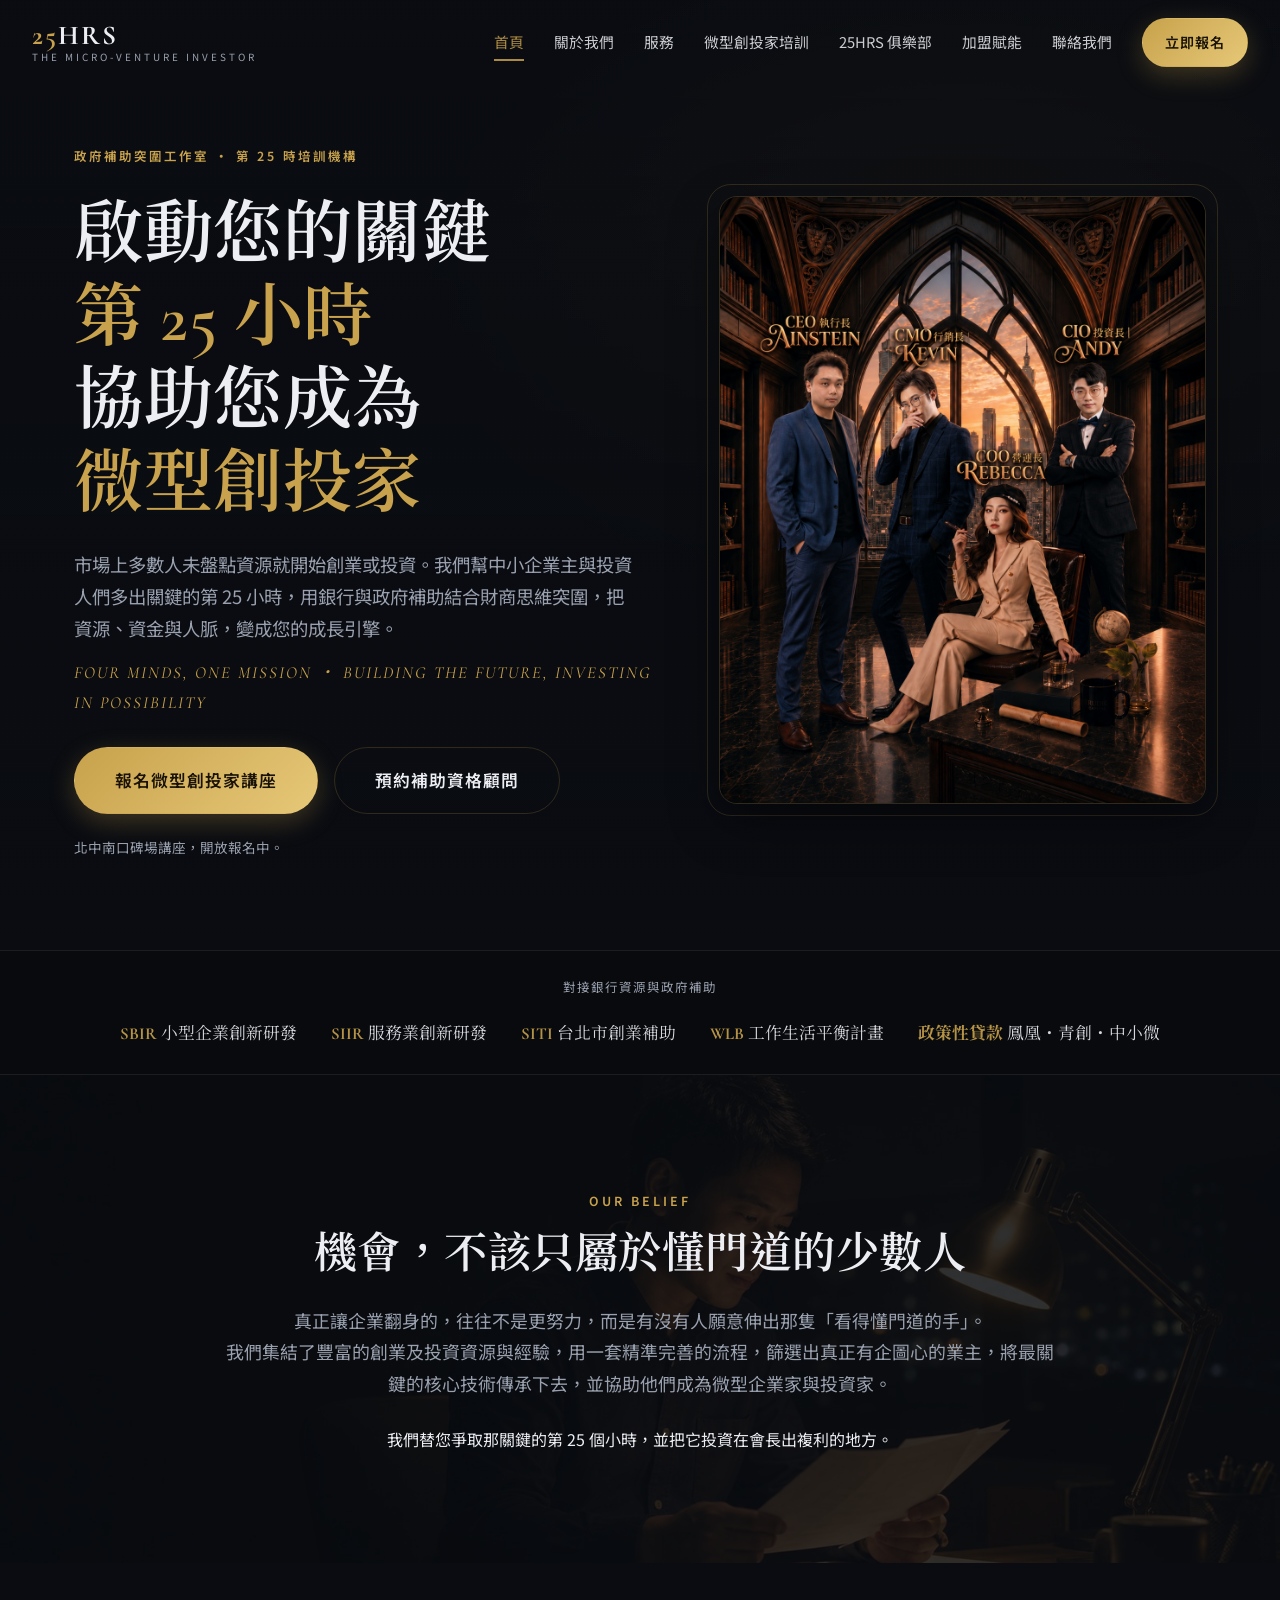
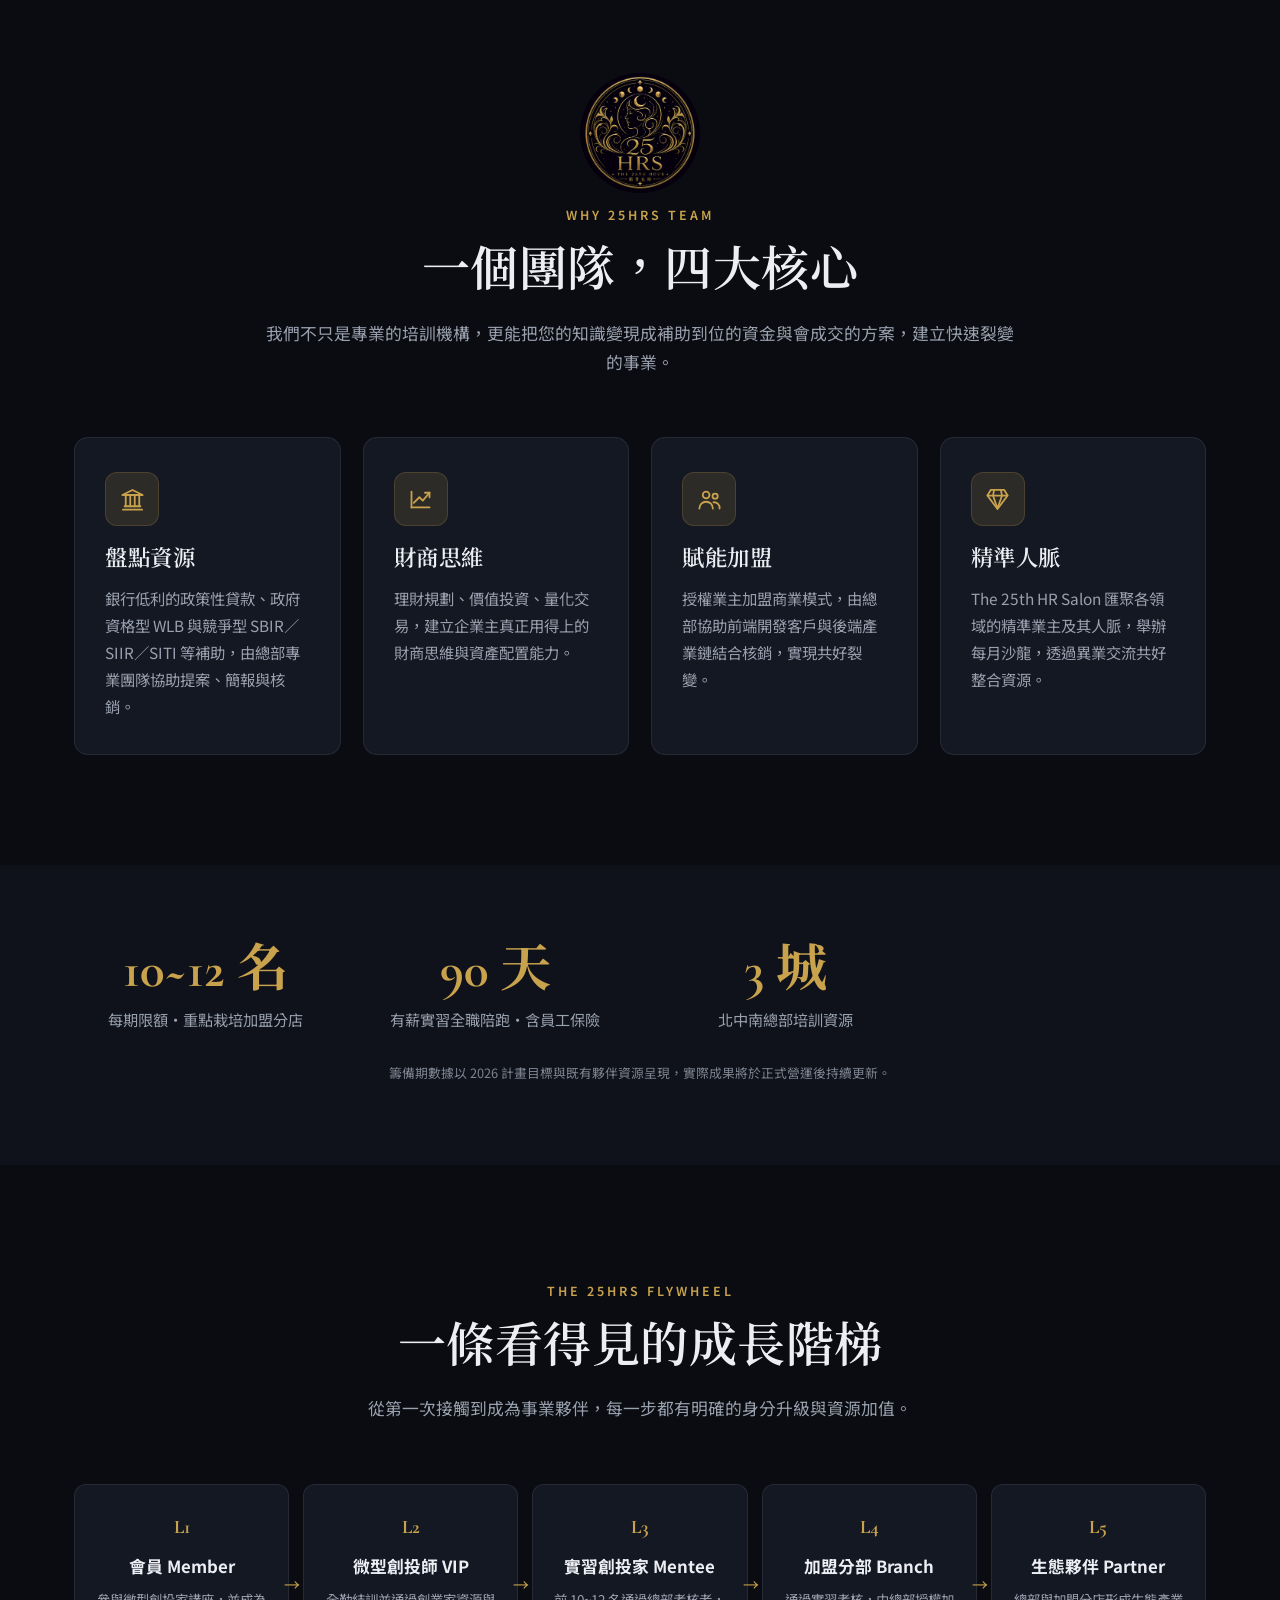
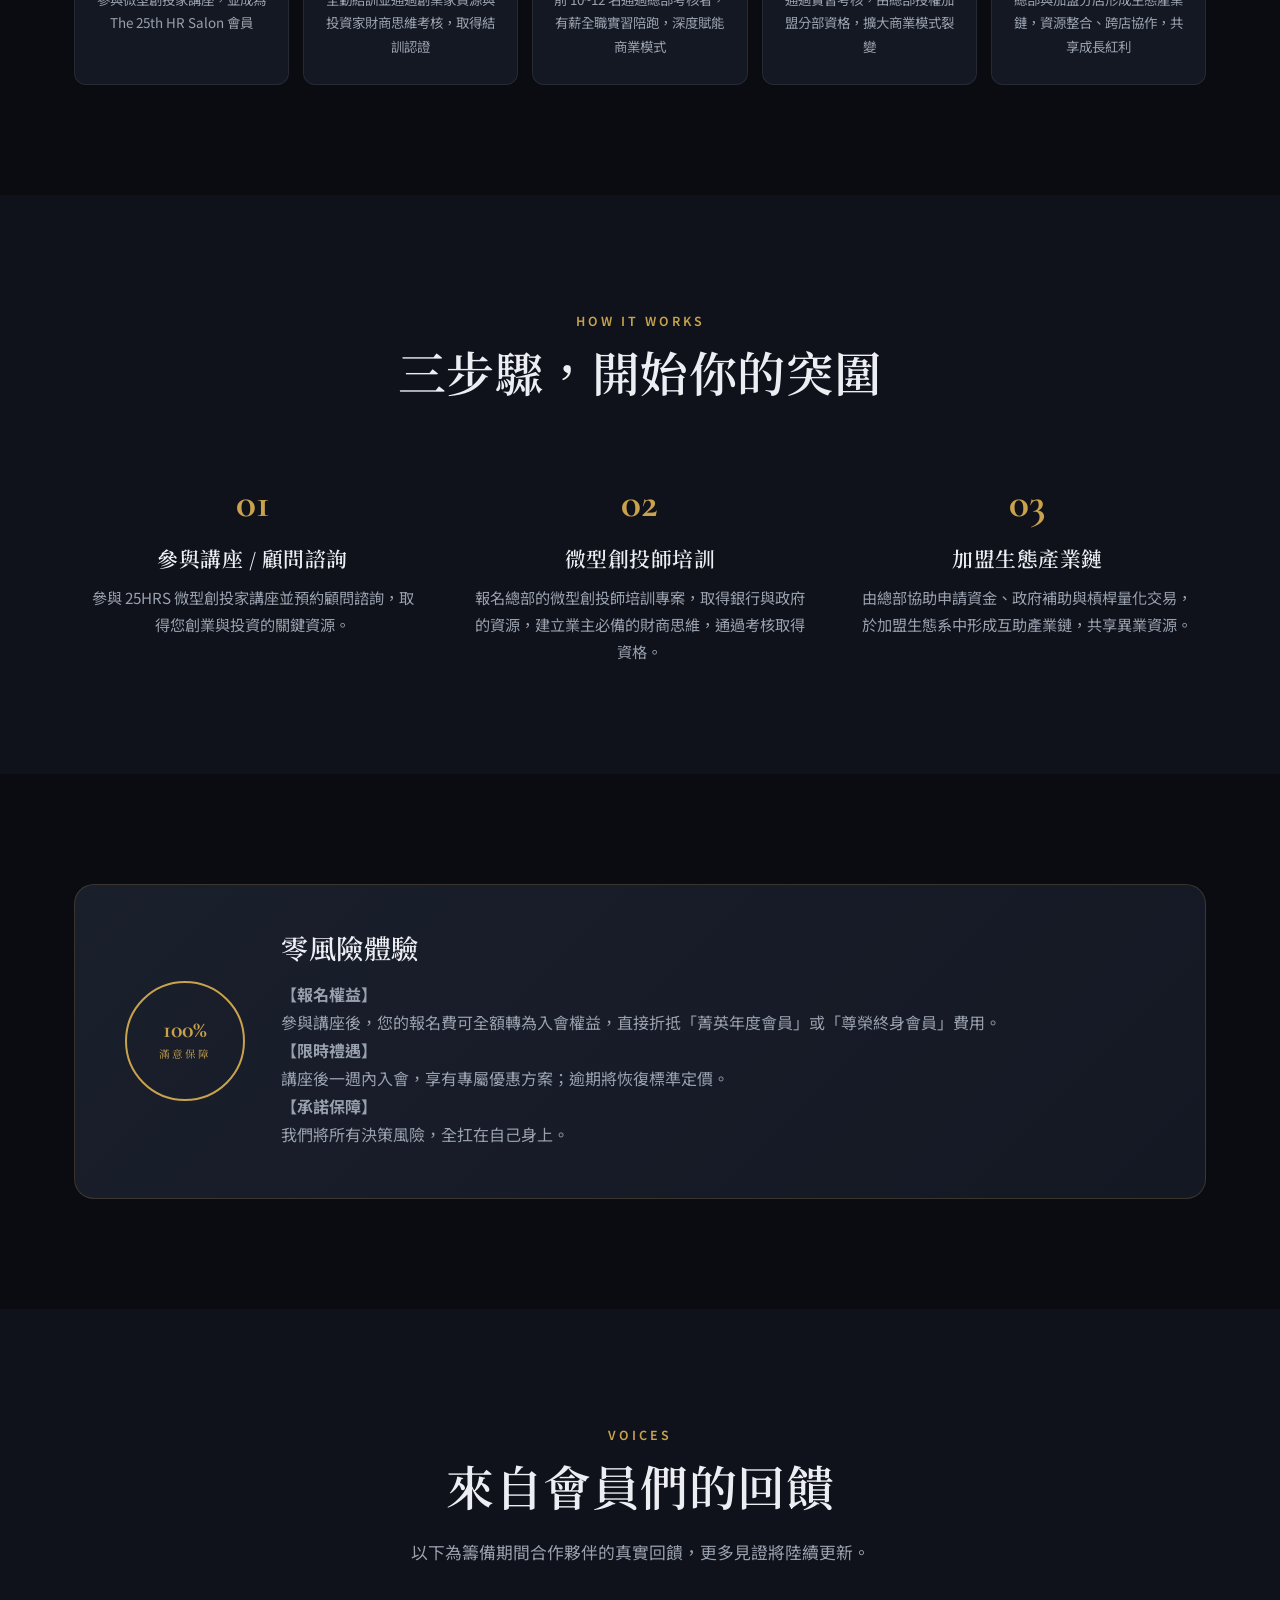
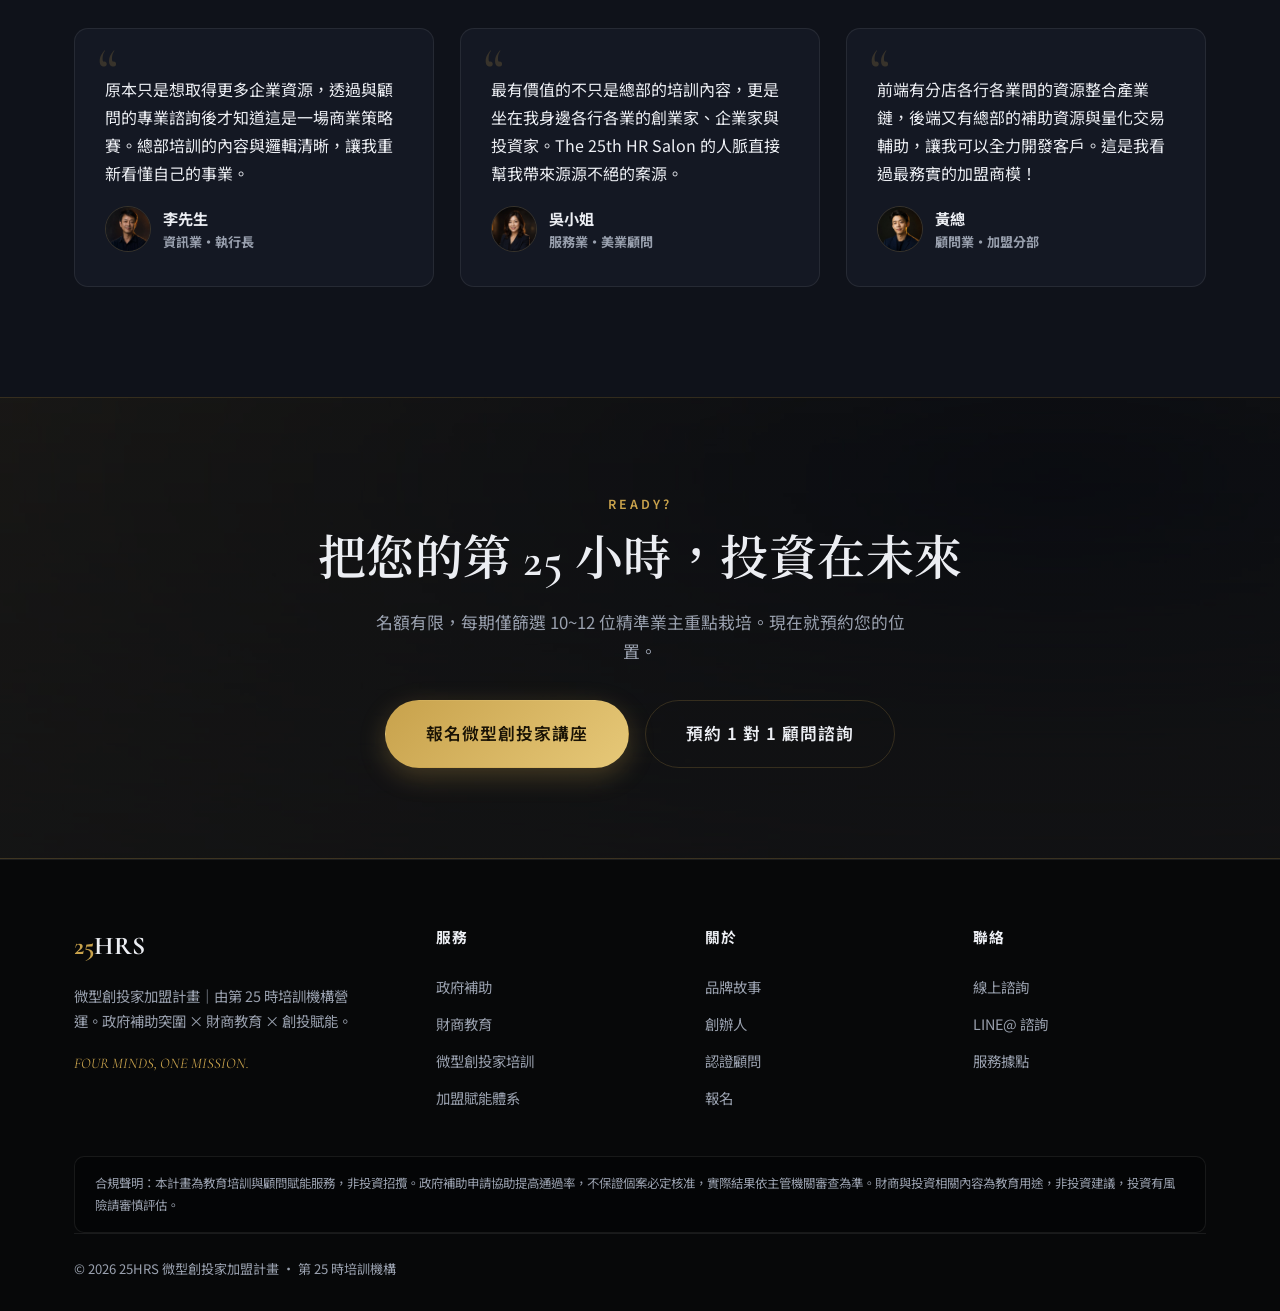
<file: index.html>
<!DOCTYPE html>
<html lang="zh-Hant">
<head>
<script>if(location.hostname==='25hrs.tw'){location.replace('https://www.25hrs.tw'+location.pathname+location.search+location.hash);}</script>
<meta charset="UTF-8">
<meta name="viewport" content="width=device-width, initial-scale=1.0">
<title>25HRS 微型創投家加盟計畫｜政府補助突圍 × 財商教育 × 創投賦能</title>
<meta name="description" content="25HRS 微型創投家加盟計畫：用政府補助與財商教育協助中小企業主突圍，從精準業主成長為微型創投家。FOUR MINDS, ONE MISSION.">
<meta property="og:title" content="25HRS 微型創投家加盟計畫">
<meta property="og:description" content="政府補助突圍 × 財商教育 × 創投賦能，從精準業主到微型創投家。">
<meta property="og:type" content="website">
<meta property="og:url" content="https://www.25hrs.tw/">
<meta property="og:image" content="https://www.25hrs.tw/assets/img/brand-emblem.png">
<link rel="preconnect" href="https://fonts.googleapis.com">
<link rel="preconnect" href="https://fonts.gstatic.com" crossorigin>
<link href="https://fonts.googleapis.com/css2?family=Cormorant+Garamond:ital,wght@0,500;0,600;0,700;1,500&family=Noto+Sans+TC:wght@400;500;700&family=Noto+Serif+TC:wght@600;700&display=swap" rel="stylesheet">
<link rel="icon" href="assets/favicon.svg" type="image/svg+xml">
<link rel="apple-touch-icon" href="assets/img/brand-emblem.png">
<link rel="canonical" href="https://www.25hrs.tw/">
<link rel="stylesheet" href="assets/style.css">
</head>
<body>

<!-- 頁首 -->
<header class="topbar">
  <a href="index.html" class="brand">
    <span class="logo"><b>25</b>HRS</span>
    <span class="tag">The Micro-Venture Investor</span>
  </a>
  <nav class="nav">
    <a href="index.html" class="link active">首頁</a>
    <a href="about.html" class="link">關於我們</a>
    <a href="services.html" class="link">服務</a>
    <a href="course.html" class="link">微型創投家培訓</a>
    <a href="club.html" class="link">25HRS 俱樂部</a>
    <a href="franchise.html" class="link">加盟賦能</a>
    <a href="contact.html" class="link">聯絡我們</a>
    <a href="https://docs.google.com/forms/d/e/1FAIpQLSc5ps5p-ZASvyfICqhhZ7VEv9ArHi0pkQL58nFRSKk_zwUjFw/viewform" class="btn btn-gold">立即報名</a>
  </nav>
  <button class="burger" aria-label="選單"><span></span><span></span><span></span></button>
</header>

<!-- HERO -->
<section class="hero">
  <div class="container hero-grid">
    <div>
      <span class="eyebrow">政府補助突圍工作室 ・ 第 25 時培訓機構</span>
      <h1>啟動您的關鍵<span class="gold">第 25 小時</span><br>協助您成為<span class="gold">微型創投家</span></h1>
      <p class="sub">市場上多數人未盤點資源就開始創業或投資。我們幫中小企業主與投資人們多出關鍵的第 25 小時，用銀行與政府補助結合財商思維突圍，把資源、資金與人脈，變成您的成長引擎。</p>
      <p class="mission">FOUR MINDS, ONE MISSION ・ BUILDING THE FUTURE, INVESTING IN POSSIBILITY</p>
      <div class="hero-cta">
        <a href="https://docs.google.com/forms/d/e/1FAIpQLSc5ps5p-ZASvyfICqhhZ7VEv9ArHi0pkQL58nFRSKk_zwUjFw/viewform" class="btn btn-gold btn-lg">報名微型創投家講座</a>
        <a href="https://line.me/R/ti/p/@205yizic" class="btn btn-ghost btn-lg">預約補助資格顧問</a>
      </div>
      <p class="hero-note">北中南口碑場講座，開放報名中。</p>
    </div>
    <div class="hero-visual">
      <span class="frame"></span>
      <img src="assets/brand-hero.png" alt="25HRS 微型創投家四位創辦人">
    </div>
  </div>
</section>

<!-- 信任條 -->
<div class="trustbar">
  <div class="container row">
    <span class="lbl">對接銀行資源與政府補助</span>
    <span class="item"><b>SBIR</b> 小型企業創新研發</span>
    <span class="item"><b>SIIR</b> 服務業創新研發</span>
    <span class="item"><b>SITI</b> 台北市創業補助</span>
    <span class="item"><b>WLB</b> 工作生活平衡計畫</span>
    <span class="item"><b>政策性貸款</b> 鳳凰・青創・中小微</span>
  </div>
</div>

<!-- 信念敘事 -->
<section class="sec bg-2 photo-sec" style="background-image:url(assets/img/scene-dawn.jpg)">
  <div class="container" style="max-width:880px;text-align:center">
    <span class="eyebrow reveal">Our Belief</span>
    <h2 class="reveal" style="font-size:clamp(1.9rem,3.6vw,2.7rem);margin-bottom:24px">機會，不該只屬於懂門道的少數人</h2>
    <p class="reveal muted" style="font-size:1.12rem">真正讓企業翻身的，往往不是更努力，而是有沒有人願意伸出那隻「看得懂門道的手」。<br>我們集結了豐富的創業及投資資源與經驗，用一套精準完善的流程，篩選出真正有企圖心的業主，將最關鍵的核心技術傳承下去，並協助他們成為微型企業家與投資家。</p>
    <p class="reveal mission" style="margin-top:26px">我們替您爭取那關鍵的第 25 個小時，並把它投資在會長出複利的地方。</p>
  </div>
</section>

<!-- 價值支柱 -->
<section class="sec">
  <div class="container">
    <div class="reveal" style="text-align:center;margin-bottom:6px"><img src="assets/img/brand-emblem.png" alt="25HRS 品牌徽章" style="width:120px;height:120px;border-radius:50%;margin:0 auto"></div>
    <div class="sec-head center reveal">
      <span class="eyebrow">Why 25HRS Team</span>
      <h2>一個團隊，四大核心</h2>
      <p>我們不只是專業的培訓機構，更能把您的知識變現成補助到位的資金與會成交的方案，建立快速裂變的事業。</p>
    </div>
    <div class="grid-4">
      <div class="card reveal">
        <div class="ic"><svg class="ico"><use href="assets/icons.svg#i-grant"></use></svg></div>
        <h3>盤點資源</h3>
        <p>銀行低利的政策性貸款、政府資格型 WLB 與競爭型 SBIR／SIIR／SITI 等補助，由總部專業團隊協助提案、簡報與核銷。</p>
      </div>
      <div class="card reveal">
        <div class="ic"><svg class="ico"><use href="assets/icons.svg#i-finance"></use></svg></div>
        <h3>財商思維</h3>
        <p>理財規劃、價值投資、量化交易，建立企業主真正用得上的財商思維與資產配置能力。</p>
      </div>
      <div class="card reveal">
        <div class="ic"><svg class="ico"><use href="assets/icons.svg#i-people"></use></svg></div>
        <h3>賦能加盟</h3>
        <p>授權業主加盟商業模式，由總部協助前端開發客戶與後端產業鏈結合核銷，實現共好裂變。</p>
      </div>
      <div class="card reveal">
        <div class="ic"><svg class="ico"><use href="assets/icons.svg#i-diamond"></use></svg></div>
        <h3>精準人脈</h3>
        <p>The 25th HR Salon 匯聚各領域的精準業主及其人脈，舉辦每月沙龍，透過異業交流共好整合資源。</p>
      </div>
    </div>
  </div>
</section>

<!-- 核心數字 -->
<section class="sec-sm bg-2">
  <div class="container">
    <div class="stats">
      <div class="stat reveal"><div class="num">10~12 名</div><div class="lbl">每期限額・重點栽培加盟分店</div></div>
      <div class="stat reveal"><div class="num">90 天</div><div class="lbl">有薪實習全職陪跑・含員工保險</div></div>
      <div class="stat reveal"><div class="num">3 城</div><div class="lbl">北中南總部培訓資源</div></div>
    </div>
    <p class="stats-note">籌備期數據以 2026 計畫目標與既有夥伴資源呈現，實際成果將於正式營運後持續更新。</p>
  </div>
</section>

<!-- 永動機飛輪 / 成長階梯 -->
<section class="sec">
  <div class="container">
    <div class="sec-head center reveal">
      <span class="eyebrow">The 25HRS Flywheel</span>
      <h2>一條看得見的成長階梯</h2>
      <p>從第一次接觸到成為事業夥伴，每一步都有明確的身分升級與資源加值。</p>
    </div>
    <div class="ladder">
      <div class="node reveal"><div class="lvl">L1</div><h4>會員 Member</h4><p>參與微型創投家講座，並成為 The 25th HR Salon 會員</p></div>
      <div class="node reveal"><div class="lvl">L2</div><h4>微型創投師 VIP</h4><p>全勤結訓並通過創業家資源與投資家財商思維考核，取得結訓認證</p></div>
      <div class="node reveal"><div class="lvl">L3</div><h4>實習創投家 Mentee</h4><p>前 10~12 名通過總部考核者，有薪全職實習陪跑，深度賦能商業模式</p></div>
      <div class="node reveal"><div class="lvl">L4</div><h4>加盟分部 Branch</h4><p>通過實習考核，由總部授權加盟分部資格，擴大商業模式裂變</p></div>
      <div class="node reveal"><div class="lvl">L5</div><h4>生態夥伴 Partner</h4><p>總部與加盟分店形成生態產業鏈，資源整合、跨店協作，共享成長紅利</p></div>
    </div>
  </div>
</section>

<!-- 三步驟 -->
<section class="sec bg-2">
  <div class="container">
    <div class="sec-head center reveal">
      <span class="eyebrow">How It Works</span>
      <h2>三步驟，開始你的突圍</h2>
    </div>
    <div class="steps">
      <div class="step reveal"><div class="n"></div><h3>參與講座 / 顧問諮詢</h3><p>參與 25HRS 微型創投家講座並預約顧問諮詢，取得您創業與投資的關鍵資源。</p></div>
      <div class="step reveal"><div class="n"></div><h3>微型創投師培訓</h3><p>報名總部的微型創投師培訓專案，取得銀行與政府的資源，建立業主必備的財商思維，通過考核取得資格。</p></div>
      <div class="step reveal"><div class="n"></div><h3>加盟生態產業鏈</h3><p>由總部協助申請資金、政府補助與槓桿量化交易，於加盟生態系中形成互助產業鏈，共享異業資源。</p></div>
    </div>
  </div>
</section>

<!-- 風險逆轉 -->
<section class="sec">
  <div class="container">
    <div class="guarantee reveal">
      <div class="seal"><b>100%</b><span>滿意保障</span></div>
      <div>
        <h3>零風險體驗</h3>
        <p><b>【報名權益】</b><br>參與講座後，您的報名費可全額轉為入會權益，直接折抵「菁英年度會員」或「尊榮終身會員」費用。</p>
        <p><b>【限時禮遇】</b><br>講座後一週內入會，享有專屬優惠方案；逾期將恢復標準定價。</p>
        <p><b>【承諾保障】</b><br>我們將所有決策風險，全扛在自己身上。</p>
      </div>
    </div>
  </div>
</section>

<!-- 見證 -->
<section class="sec bg-2">
  <div class="container">
    <div class="sec-head center reveal">
      <span class="eyebrow">Voices</span>
      <h2>來自會員們的回饋</h2>
      <p>以下為籌備期間合作夥伴的真實回饋，更多見證將陸續更新。</p>
    </div>
    <div class="grid-3">
      <div class="quote reveal"><p>原本只是想取得更多企業資源，透過與顧問的專業諮詢後才知道這是一場商業策略賽。總部培訓的內容與邏輯清晰，讓我重新看懂自己的事業。</p><div class="who"><img class="qphoto" src="assets/img/testimonial-1.jpg" alt="會員見證"><b>李先生<span>資訊業・執行長</span></b></div></div>
      <div class="quote reveal"><p>最有價值的不只是總部的培訓內容，更是坐在我身邊各行各業的創業家、企業家與投資家。The 25th HR Salon 的人脈直接幫我帶來源源不絕的案源。</p><div class="who"><img class="qphoto" src="assets/img/testimonial-2.jpg" alt="會員見證"><b>吳小姐<span>服務業・美業顧問</span></b></div></div>
      <div class="quote reveal"><p>前端有分店各行各業間的資源整合產業鏈，後端又有總部的補助資源與量化交易輔助，讓我可以全力開發客戶。這是我看過最務實的加盟商模！</p><div class="who"><img class="qphoto" src="assets/img/testimonial-3.jpg" alt="會員見證"><b>黃總<span>顧問業・加盟分部</span></b></div></div>
    </div>
  </div>
</section>

<!-- CTA band -->
<section class="cta-band">
  <div class="container">
    <span class="eyebrow">Ready?</span>
    <h2>把您的第 25 小時，投資在未來</h2>
    <p>名額有限，每期僅篩選 10~12 位精準業主重點栽培。現在就預約您的位置。</p>
    <div class="hero-cta">
      <a href="https://docs.google.com/forms/d/e/1FAIpQLSc5ps5p-ZASvyfICqhhZ7VEv9ArHi0pkQL58nFRSKk_zwUjFw/viewform" class="btn btn-gold btn-lg">報名微型創投家講座</a>
      <a href="https://line.me/R/ti/p/@205yizic" class="btn btn-ghost btn-lg">預約 1 對 1 顧問諮詢</a>
    </div>
  </div>
</section>

<!-- 頁尾 -->
<footer class="footer">
  <div class="container">
    <div class="footer-grid">
      <div>
        <span class="logo" style="font-family:var(--serif);font-size:1.6rem;font-weight:700"><b style="color:var(--gold)">25</b>HRS</span>
        <p class="desc">微型創投家加盟計畫｜由第 25 時培訓機構營運。政府補助突圍 × 財商教育 × 創投賦能。</p>
        <p class="mission">FOUR MINDS, ONE MISSION.</p>
      </div>
      <div>
        <h4>服務</h4>
        <a href="services.html">政府補助</a>
        <a href="services.html">財商教育</a>
        <a href="course.html">微型創投家培訓</a>
        <a href="franchise.html">加盟賦能體系</a>
      </div>
      <div>
        <h4>關於</h4>
        <a href="about.html">品牌故事</a>
        <a href="about.html">創辦人</a>
        <a href="franchise.html">認證顧問</a>
        <a href="contact.html">報名</a>
      </div>
      <div>
        <h4>聯絡</h4>
        <a href="contact.html">線上諮詢</a>
        <a href="https://line.me/R/ti/p/@205yizic" target="_blank" rel="noopener">LINE@ 諮詢</a>
        <a href="contact.html">服務據點</a>
      </div>
    </div>
    <div class="compliance">
      合規聲明：本計畫為教育培訓與顧問賦能服務，非投資招攬。政府補助申請協助提高通過率，不保證個案必定核准，實際結果依主管機關審查為準。財商與投資相關內容為教育用途，非投資建議，投資有風險請審慎評估。
    </div>
    <div class="footer-bottom">
      <span>© 2026 25HRS 微型創投家加盟計畫 ・ 第 25 時培訓機構</span>
    </div>
  </div>
</footer>

<!-- 手機固定 CTA -->
<div class="mobile-cta">
  <a href="https://line.me/R/ti/p/@205yizic" class="btn btn-ghost">免費諮詢</a>
  <a href="https://docs.google.com/forms/d/e/1FAIpQLSc5ps5p-ZASvyfICqhhZ7VEv9ArHi0pkQL58nFRSKk_zwUjFw/viewform" class="btn btn-gold">立即報名</a>
</div>

<script src="assets/main.js"></script>
</body>
</html>
</file>
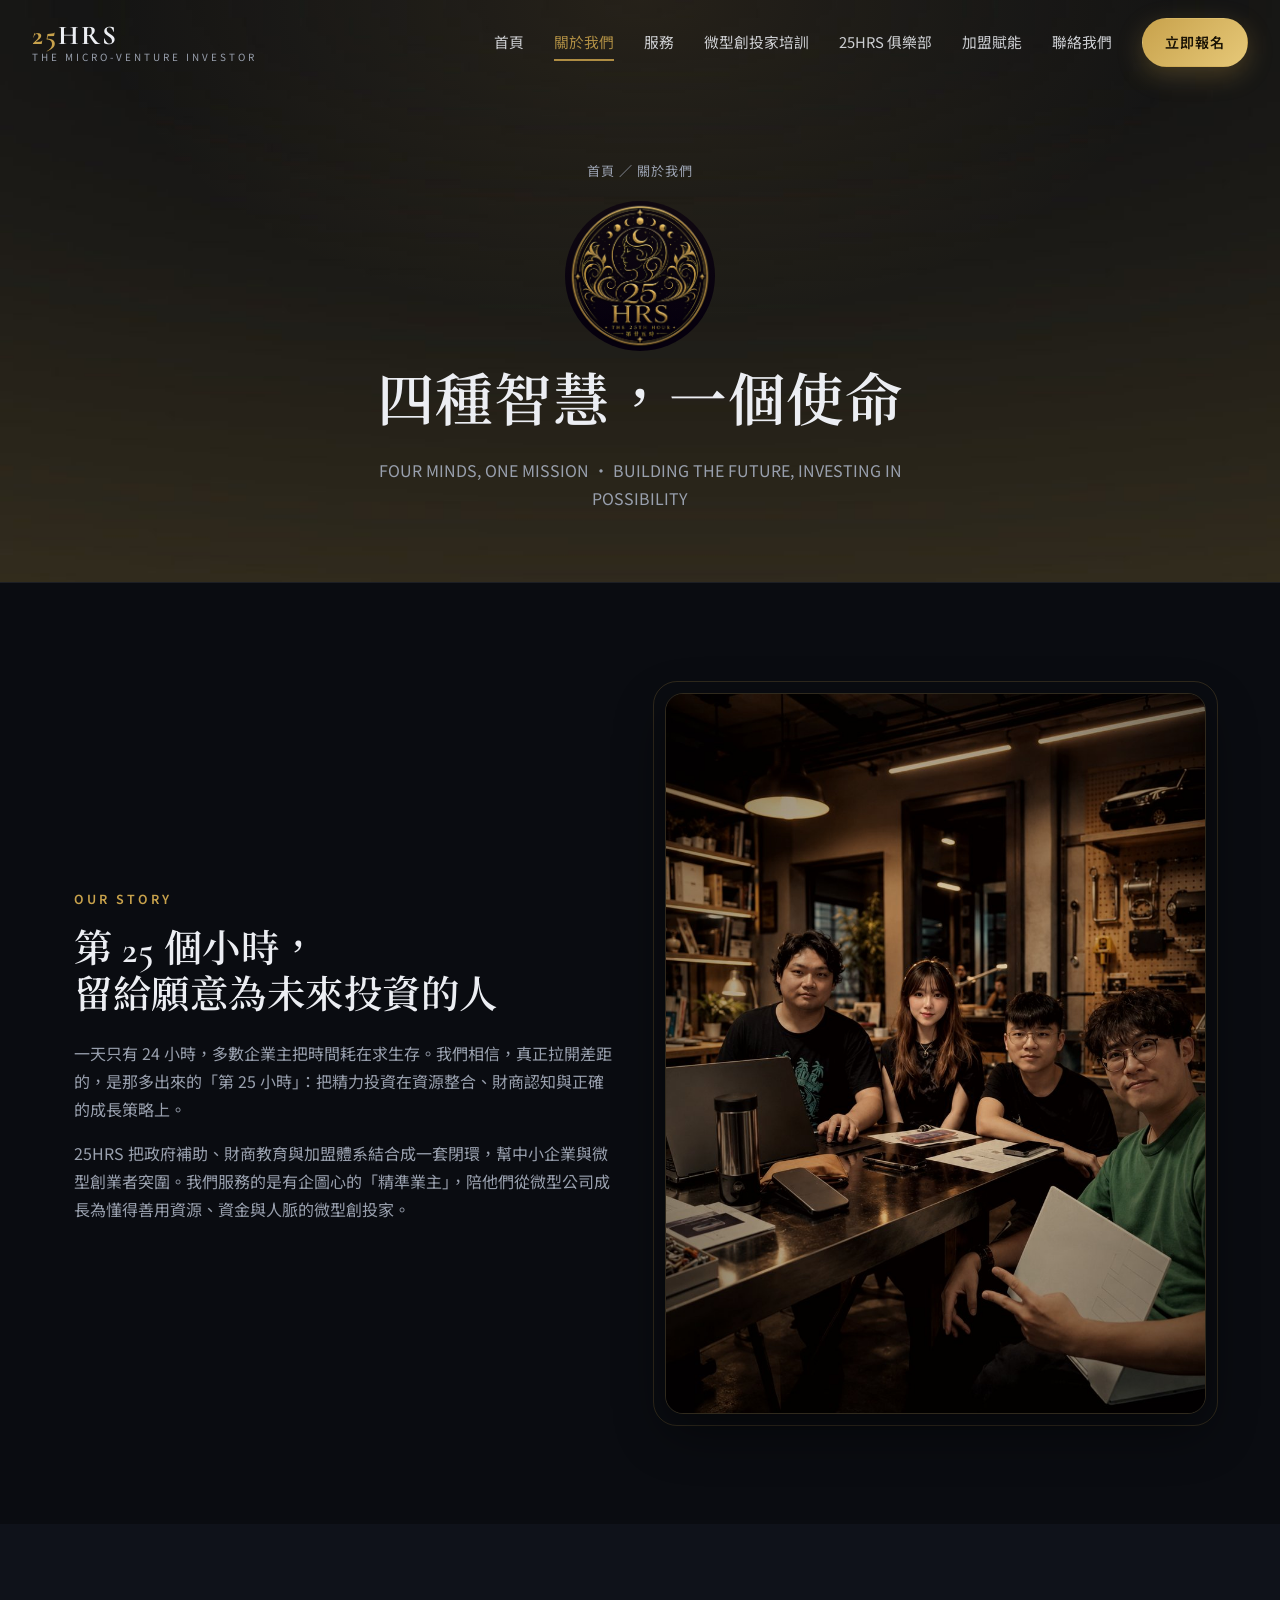
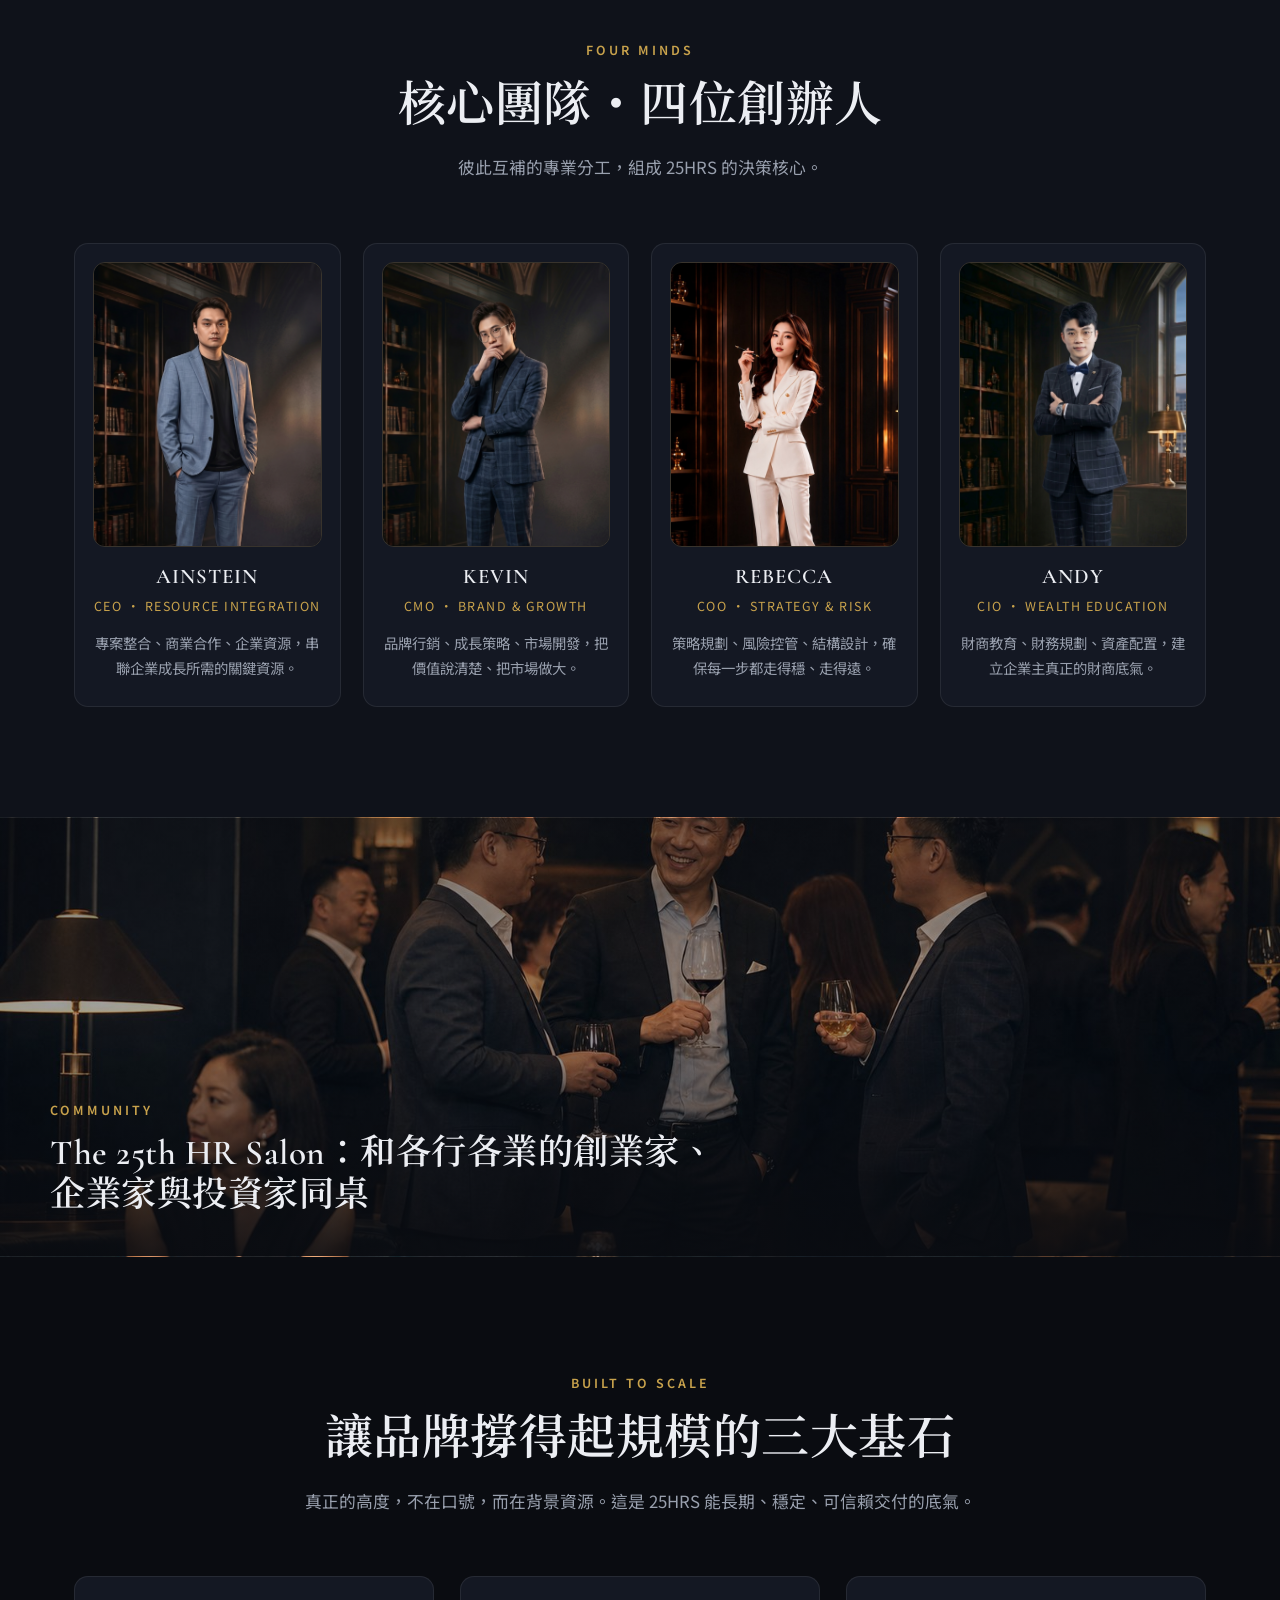
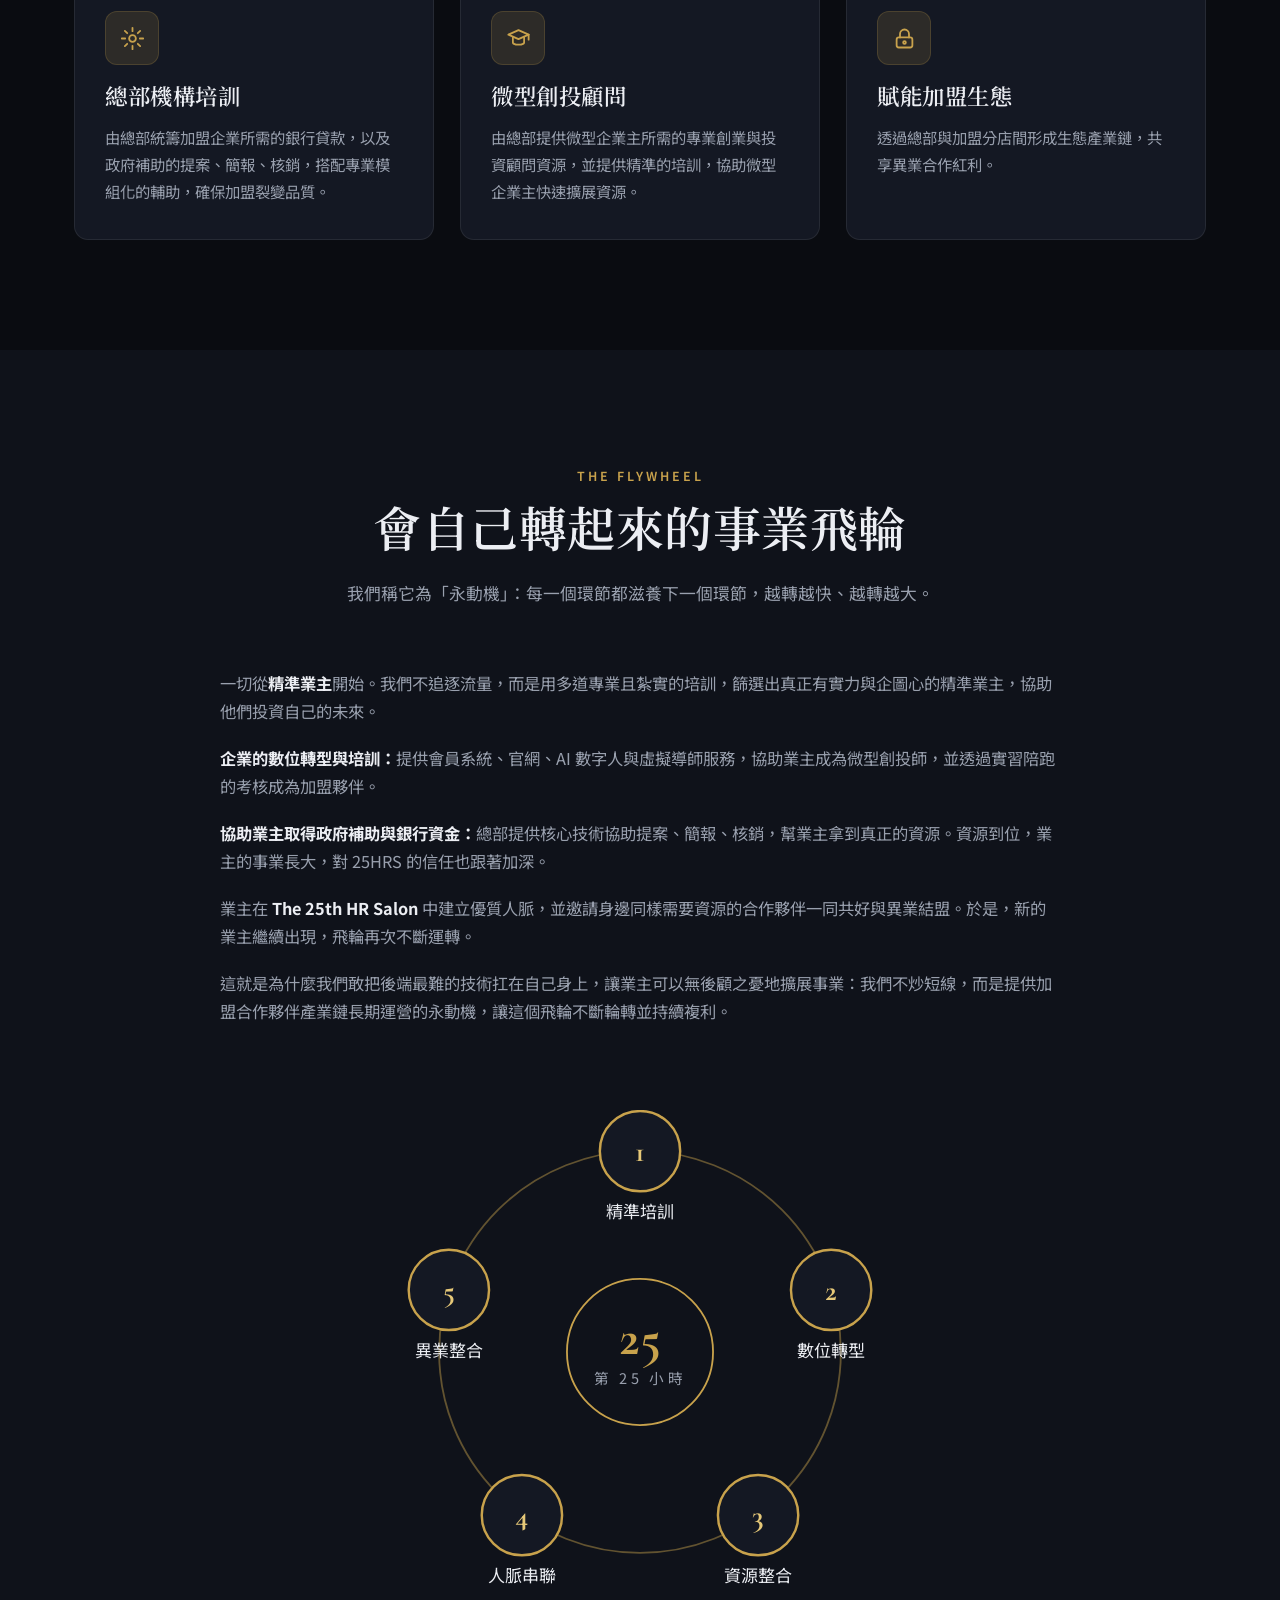
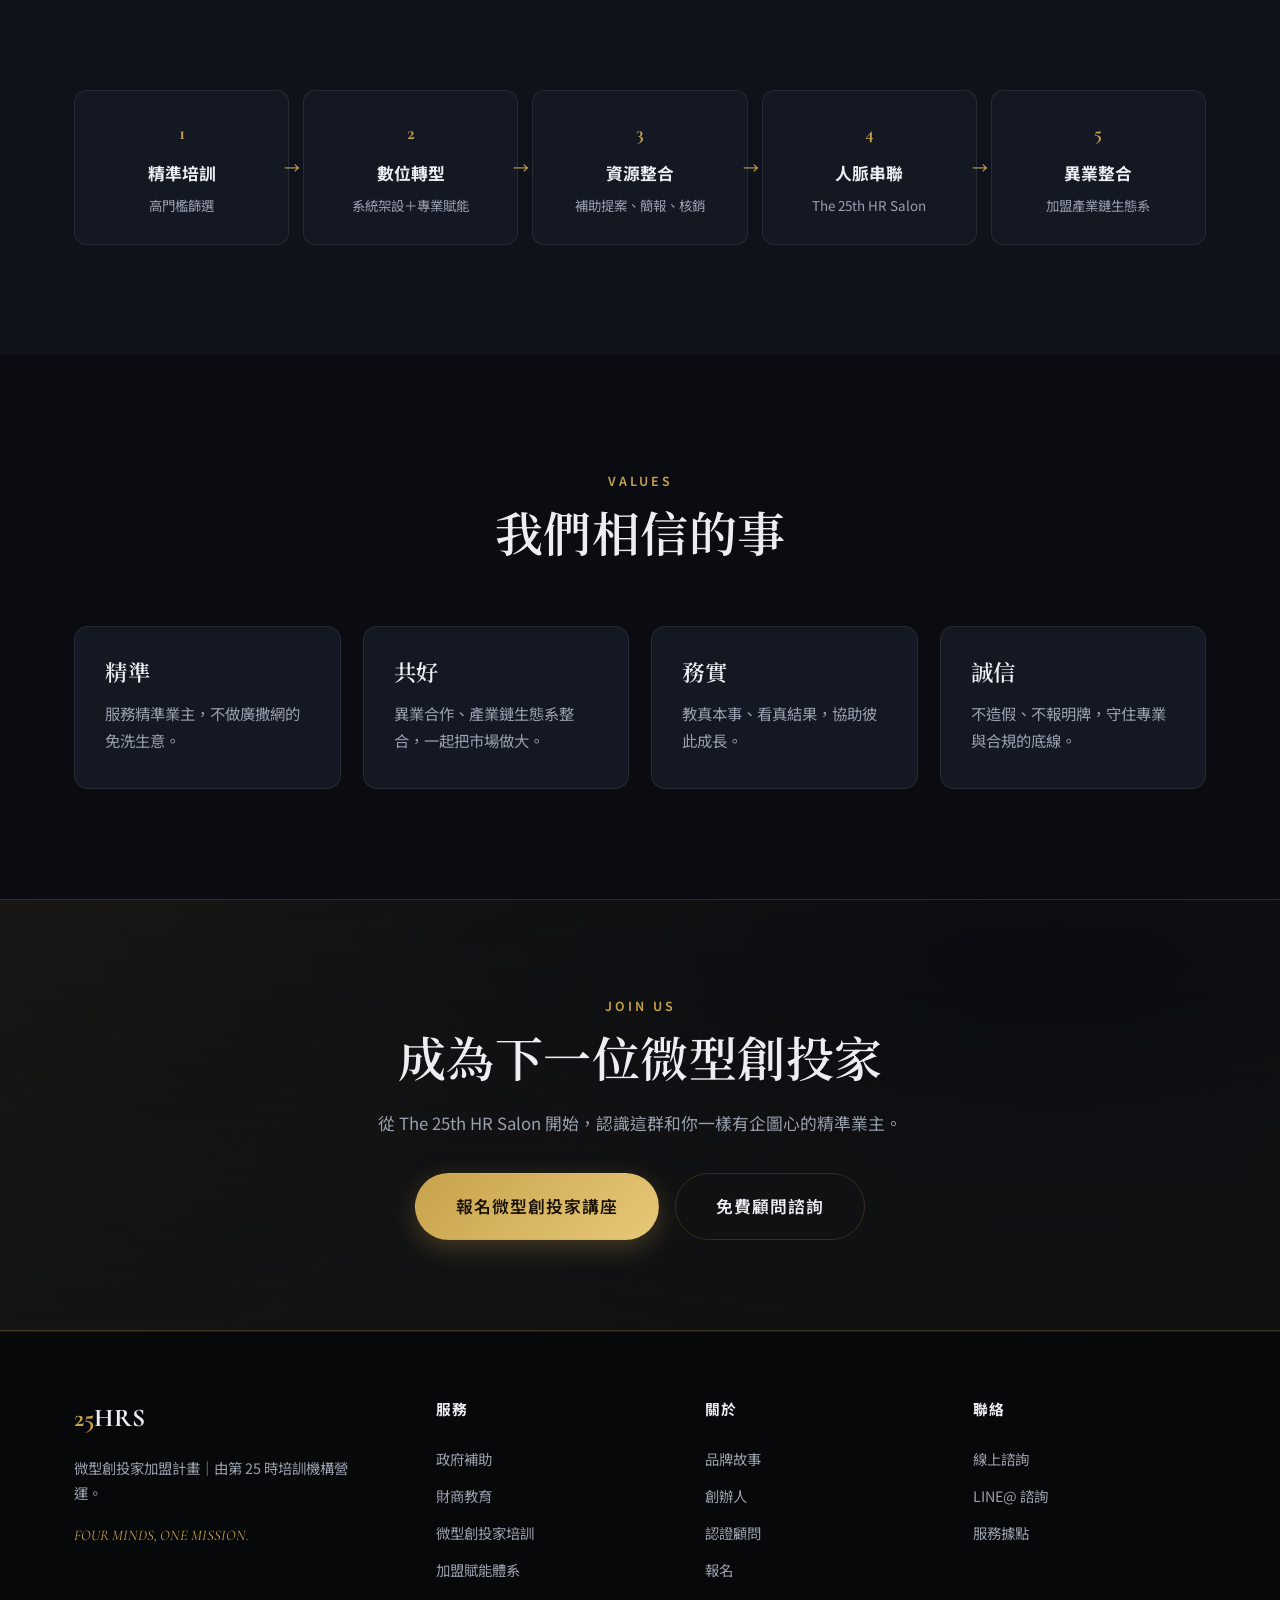
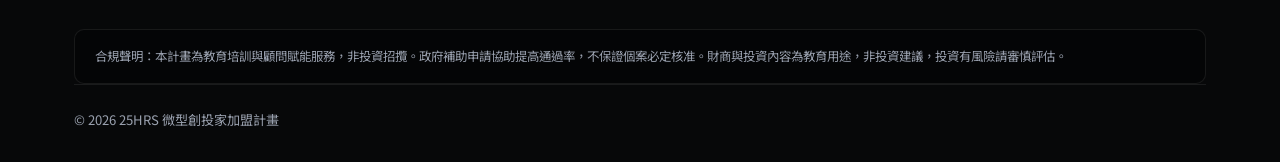
<file: about.html>
<!DOCTYPE html>
<html lang="zh-Hant">
<head>
<script>if(location.hostname==='25hrs.tw'){location.replace('https://www.25hrs.tw'+location.pathname+location.search+location.hash);}</script>
<meta charset="UTF-8">
<meta name="viewport" content="width=device-width, initial-scale=1.0">
<title>關於我們｜25HRS 微型創投家加盟計畫</title>
<meta name="description" content="FOUR MINDS, ONE MISSION。認識 25HRS 四位創辦人 AINSTEIN、KEVIN、REBECCA、ANDY，以及讓品牌規模化的三大基建。">
<link rel="preconnect" href="https://fonts.googleapis.com">
<link rel="preconnect" href="https://fonts.gstatic.com" crossorigin>
<link href="https://fonts.googleapis.com/css2?family=Cormorant+Garamond:ital,wght@0,500;0,600;0,700;1,500&family=Noto+Sans+TC:wght@400;500;700&family=Noto+Serif+TC:wght@600;700&display=swap" rel="stylesheet">
<meta property="og:image" content="https://www.25hrs.tw/assets/img/brand-emblem.png">
<link rel="icon" href="assets/favicon.svg" type="image/svg+xml">
<link rel="apple-touch-icon" href="assets/img/brand-emblem.png">
<link rel="canonical" href="https://www.25hrs.tw/about.html">
<link rel="stylesheet" href="assets/style.css">
</head>
<body>

<header class="topbar">
  <a href="index.html" class="brand"><span class="logo"><b>25</b>HRS</span><span class="tag">The Micro-Venture Investor</span></a>
  <nav class="nav">
    <a href="index.html" class="link">首頁</a>
    <a href="about.html" class="link active">關於我們</a>
    <a href="services.html" class="link">服務</a>
    <a href="course.html" class="link">微型創投家培訓</a>
    <a href="club.html" class="link">25HRS 俱樂部</a>
    <a href="franchise.html" class="link">加盟賦能</a>
    <a href="contact.html" class="link">聯絡我們</a>
    <a href="https://docs.google.com/forms/d/e/1FAIpQLSc5ps5p-ZASvyfICqhhZ7VEv9ArHi0pkQL58nFRSKk_zwUjFw/viewform" class="btn btn-gold">立即報名</a>
  </nav>
  <button class="burger" aria-label="選單"><span></span><span></span><span></span></button>
</header>

<section class="page-hero">
  <div class="container">
    <div class="crumb"><a href="index.html">首頁</a> ／ 關於我們</div>
    <div style="text-align:center;margin:10px 0 18px"><img src="assets/img/brand-emblem.png" alt="25HRS 品牌徽章" style="width:150px;height:150px;border-radius:50%;margin:0 auto"></div>
    <h1>四種智慧，一個使命</h1>
    <p>FOUR MINDS, ONE MISSION ・ BUILDING THE FUTURE, INVESTING IN POSSIBILITY</p>
  </div>
</section>

<!-- 品牌故事 -->
<section class="sec">
  <div class="container grid-2" style="align-items:center;gap:50px">
    <div class="reveal">
      <span class="eyebrow">Our Story</span>
      <h2 style="font-size:2.4rem;margin-bottom:20px">第 25 個小時，<br>留給願意為未來投資的人</h2>
      <p class="muted">一天只有 24 小時，多數企業主把時間耗在求生存。我們相信，真正拉開差距的，是那多出來的「第 25 小時」：把精力投資在資源整合、財商認知與正確的成長策略上。</p>
      <p class="muted" style="margin-top:16px">25HRS 把政府補助、財商教育與加盟體系結合成一套閉環，幫中小企業與微型創業者突圍。我們服務的是有企圖心的「精準業主」，陪他們從微型公司成長為懂得善用資源、資金與人脈的微型創投家。</p>
    </div>
    <div class="reveal hero-visual" style="max-width:none">
      <span class="frame"></span>
      <img src="assets/img/team-garage.jpg" alt="25HRS 四位創辦人團隊">
    </div>
  </div>
</section>

<!-- 四位創辦人 -->
<section class="sec bg-2">
  <div class="container">
    <div class="sec-head center reveal">
      <span class="eyebrow">Four Minds</span>
      <h2>核心團隊・四位創辦人</h2>
      <p>彼此互補的專業分工，組成 25HRS 的決策核心。</p>
    </div>
    <div class="founders">
      <div class="founder reveal"><img class="fphoto" src="assets/img/portrait-ainstein.jpg" alt="AINSTEIN 創辦人"><h3>AINSTEIN</h3><div class="role">CEO ・ Resource Integration</div><p>專案整合、商業合作、企業資源，串聯企業成長所需的關鍵資源。</p></div>
      <div class="founder reveal"><img class="fphoto" src="assets/img/portrait-kevin.jpg" alt="KEVIN 創辦人"><h3>KEVIN</h3><div class="role">CMO ・ Brand &amp; Growth</div><p>品牌行銷、成長策略、市場開發，把價值說清楚、把市場做大。</p></div>
      <div class="founder reveal"><img class="fphoto" src="assets/img/portrait-rebecca.jpg" alt="REBECCA 創辦人"><h3>REBECCA</h3><div class="role">COO ・ Strategy &amp; Risk</div><p>策略規劃、風險控管、結構設計，確保每一步都走得穩、走得遠。</p></div>
      <div class="founder reveal"><img class="fphoto" src="assets/img/portrait-andy.jpg" alt="ANDY 創辦人"><h3>ANDY</h3><div class="role">CIO ・ Wealth Education</div><p>財商教育、財務規劃、資產配置，建立企業主真正的財商底氣。</p></div>
    </div>
  </div>
</section>

<section class="scene-band" style="background-image:url(assets/img/scene-club.jpg)">
  <div class="container cap reveal"><span class="eyebrow">Community</span><h3>The 25th HR Salon：和各行各業的創業家、企業家與投資家同桌</h3></div>
</section>

<!-- 規模化三大基建 -->
<section class="sec">
  <div class="container">
    <div class="sec-head center reveal">
      <span class="eyebrow">Built to Scale</span>
      <h2>讓品牌撐得起規模的三大基石</h2>
      <p>真正的高度，不在口號，而在背景資源。這是 25HRS 能長期、穩定、可信賴交付的底氣。</p>
    </div>
    <div class="grid-3">
      <div class="card reveal"><div class="ic"><svg class="ico"><use href="assets/icons.svg#i-gear"></use></svg></div><h3>總部機構培訓</h3><p>由總部統籌加盟企業所需的銀行貸款，以及政府補助的提案、簡報、核銷，搭配專業模組化的輔助，確保加盟裂變品質。</p></div>
      <div class="card reveal"><div class="ic"><svg class="ico"><use href="assets/icons.svg#i-cap"></use></svg></div><h3>微型創投顧問</h3><p>由總部提供微型企業主所需的專業創業與投資顧問資源，並提供精準的培訓，協助微型企業主快速擴展資源。</p></div>
      <div class="card reveal"><div class="ic"><svg class="ico"><use href="assets/icons.svg#i-lock"></use></svg></div><h3>賦能加盟生態</h3><p>透過總部與加盟分店間形成生態產業鏈，共享異業合作紅利。</p></div>
    </div>
  </div>
</section>

<!-- 永動機飛輪 -->
<section class="sec bg-2">
  <div class="container">
    <div class="sec-head center reveal"><span class="eyebrow">The Flywheel</span><h2>會自己轉起來的事業飛輪</h2><p>我們稱它為「永動機」：每一個環節都滋養下一個環節，越轉越快、越轉越大。</p></div>
    <div class="prose reveal">
      <p>一切從<strong>精準業主</strong>開始。我們不追逐流量，而是用多道專業且紮實的培訓，篩選出真正有實力與企圖心的精準業主，協助他們投資自己的未來。</p>
      <p><strong>企業的數位轉型與培訓：</strong>提供會員系統、官網、AI 數字人與虛擬導師服務，協助業主成為微型創投師，並透過實習陪跑的考核成為加盟夥伴。</p>
      <p><strong>協助業主取得政府補助與銀行資金：</strong>總部提供核心技術協助提案、簡報、核銷，幫業主拿到真正的資源。資源到位，業主的事業長大，對 25HRS 的信任也跟著加深。</p>
      <p>業主在 <strong>The 25th HR Salon</strong> 中建立優質人脈，並邀請身邊同樣需要資源的合作夥伴一同共好與異業結盟。於是，新的業主繼續出現，飛輪再次不斷運轉。</p>
      <p>這就是為什麼我們敢把後端最難的技術扛在自己身上，讓業主可以無後顧之憂地擴展事業：我們不炒短線，而是提供加盟合作夥伴產業鏈長期運營的永動機，讓這個飛輪不斷輪轉並持續複利。</p>
    </div>
    <div class="flywheel-wrap reveal">
      <svg viewBox="0 0 460 470" xmlns="http://www.w3.org/2000/svg" role="img" aria-label="25HRS 永動機飛輪">
        <circle cx="230" cy="230" r="165" fill="none" stroke="#C8A24C" stroke-width="1.5" opacity="0.45"/>
        <g fill="#C8A24C" opacity="0.85">
          <path d="M236 59 L248 65 L236 71 Z"/>
          <path d="M236 59 L248 65 L236 71 Z" transform="rotate(72 230 230)"/>
          <path d="M236 59 L248 65 L236 71 Z" transform="rotate(144 230 230)"/>
          <path d="M236 59 L248 65 L236 71 Z" transform="rotate(216 230 230)"/>
          <path d="M236 59 L248 65 L236 71 Z" transform="rotate(288 230 230)"/>
        </g>
        <!-- 中心徽章 -->
        <circle cx="230" cy="230" r="60" fill="#0F121A" stroke="#C8A24C" stroke-width="1.5"/>
        <text x="230" y="232" text-anchor="middle" font-family="Cormorant Garamond,Georgia,serif" font-size="42" font-weight="700" fill="#C8A24C">25</text>
        <text x="230" y="256" text-anchor="middle" font-family="Noto Sans TC,sans-serif" font-size="12" letter-spacing="3" fill="#99A0AE">第 25 小時</text>
        <!-- 五節點 -->
        <g>
          <circle cx="230" cy="65" r="33" fill="#141823" stroke="#C8A24C" stroke-width="2"/>
          <text x="230" y="73" text-anchor="middle" font-family="Cormorant Garamond,serif" font-size="24" font-weight="700" fill="#E6C878">1</text>
          <text x="230" y="120" text-anchor="middle" font-family="Noto Sans TC,sans-serif" font-size="14" fill="#ECEEF3">精準培訓</text>
        </g>
        <g>
          <circle cx="387" cy="179" r="33" fill="#141823" stroke="#C8A24C" stroke-width="2"/>
          <text x="387" y="187" text-anchor="middle" font-family="Cormorant Garamond,serif" font-size="24" font-weight="700" fill="#E6C878">2</text>
          <text x="387" y="234" text-anchor="middle" font-family="Noto Sans TC,sans-serif" font-size="14" fill="#ECEEF3">數位轉型</text>
        </g>
        <g>
          <circle cx="327" cy="364" r="33" fill="#141823" stroke="#C8A24C" stroke-width="2"/>
          <text x="327" y="372" text-anchor="middle" font-family="Cormorant Garamond,serif" font-size="24" font-weight="700" fill="#E6C878">3</text>
          <text x="327" y="419" text-anchor="middle" font-family="Noto Sans TC,sans-serif" font-size="14" fill="#ECEEF3">資源整合</text>
        </g>
        <g>
          <circle cx="133" cy="364" r="33" fill="#141823" stroke="#C8A24C" stroke-width="2"/>
          <text x="133" y="372" text-anchor="middle" font-family="Cormorant Garamond,serif" font-size="24" font-weight="700" fill="#E6C878">4</text>
          <text x="133" y="419" text-anchor="middle" font-family="Noto Sans TC,sans-serif" font-size="14" fill="#ECEEF3">人脈串聯</text>
        </g>
        <g>
          <circle cx="73" cy="179" r="33" fill="#141823" stroke="#C8A24C" stroke-width="2"/>
          <text x="73" y="187" text-anchor="middle" font-family="Cormorant Garamond,serif" font-size="24" font-weight="700" fill="#E6C878">5</text>
          <text x="73" y="234" text-anchor="middle" font-family="Noto Sans TC,sans-serif" font-size="14" fill="#ECEEF3">異業整合</text>
        </g>
      </svg>
    </div>

    <div class="ladder" style="margin-top:46px">
      <div class="node reveal"><div class="lvl">1</div><h4>精準培訓</h4><p>高門檻篩選</p></div>
      <div class="node reveal"><div class="lvl">2</div><h4>數位轉型</h4><p>系統架設＋專業賦能</p></div>
      <div class="node reveal"><div class="lvl">3</div><h4>資源整合</h4><p>補助提案、簡報、核銷</p></div>
      <div class="node reveal"><div class="lvl">4</div><h4>人脈串聯</h4><p>The 25th HR Salon</p></div>
      <div class="node reveal"><div class="lvl">5</div><h4>異業整合</h4><p>加盟產業鏈生態系</p></div>
    </div>
  </div>
</section>

<!-- 價值觀 -->
<section class="sec">
  <div class="container">
    <div class="sec-head center reveal"><span class="eyebrow">Values</span><h2>我們相信的事</h2></div>
    <div class="grid-4">
      <div class="card reveal"><h3>精準</h3><p>服務精準業主，不做廣撒網的免洗生意。</p></div>
      <div class="card reveal"><h3>共好</h3><p>異業合作、產業鏈生態系整合，一起把市場做大。</p></div>
      <div class="card reveal"><h3>務實</h3><p>教真本事、看真結果，協助彼此成長。</p></div>
      <div class="card reveal"><h3>誠信</h3><p>不造假、不報明牌，守住專業與合規的底線。</p></div>
    </div>
  </div>
</section>

<section class="cta-band">
  <div class="container">
    <span class="eyebrow">Join Us</span>
    <h2>成為下一位微型創投家</h2>
    <p>從 The 25th HR Salon 開始，認識這群和你一樣有企圖心的精準業主。</p>
    <div class="hero-cta"><a href="https://docs.google.com/forms/d/e/1FAIpQLSc5ps5p-ZASvyfICqhhZ7VEv9ArHi0pkQL58nFRSKk_zwUjFw/viewform" class="btn btn-gold btn-lg">報名微型創投家講座</a><a href="https://line.me/R/ti/p/@205yizic" class="btn btn-ghost btn-lg">免費顧問諮詢</a></div>
  </div>
</section>

<footer class="footer">
  <div class="container">
    <div class="footer-grid">
      <div><span class="logo" style="font-family:var(--serif);font-size:1.6rem;font-weight:700"><b style="color:var(--gold)">25</b>HRS</span><p class="desc">微型創投家加盟計畫｜由第 25 時培訓機構營運。</p><p class="mission">FOUR MINDS, ONE MISSION.</p></div>
      <div><h4>服務</h4><a href="services.html">政府補助</a><a href="services.html">財商教育</a><a href="course.html">微型創投家培訓</a><a href="franchise.html">加盟賦能體系</a></div>
      <div><h4>關於</h4><a href="about.html">品牌故事</a><a href="about.html">創辦人</a><a href="franchise.html">認證顧問</a><a href="contact.html">報名</a></div>
      <div><h4>聯絡</h4><a href="contact.html">線上諮詢</a><a href="https://line.me/R/ti/p/@205yizic" target="_blank" rel="noopener">LINE@ 諮詢</a><a href="contact.html">服務據點</a></div>
    </div>
    <div class="compliance">合規聲明：本計畫為教育培訓與顧問賦能服務，非投資招攬。政府補助申請協助提高通過率，不保證個案必定核准。財商與投資內容為教育用途，非投資建議，投資有風險請審慎評估。</div>
    <div class="footer-bottom"><span>© 2026 25HRS 微型創投家加盟計畫</span></div>
  </div>
</footer>

<div class="mobile-cta"><a href="https://line.me/R/ti/p/@205yizic" class="btn btn-ghost">免費諮詢</a><a href="https://docs.google.com/forms/d/e/1FAIpQLSc5ps5p-ZASvyfICqhhZ7VEv9ArHi0pkQL58nFRSKk_zwUjFw/viewform" class="btn btn-gold">立即報名</a></div>
<script src="assets/main.js"></script>
</body>
</html>
</file>
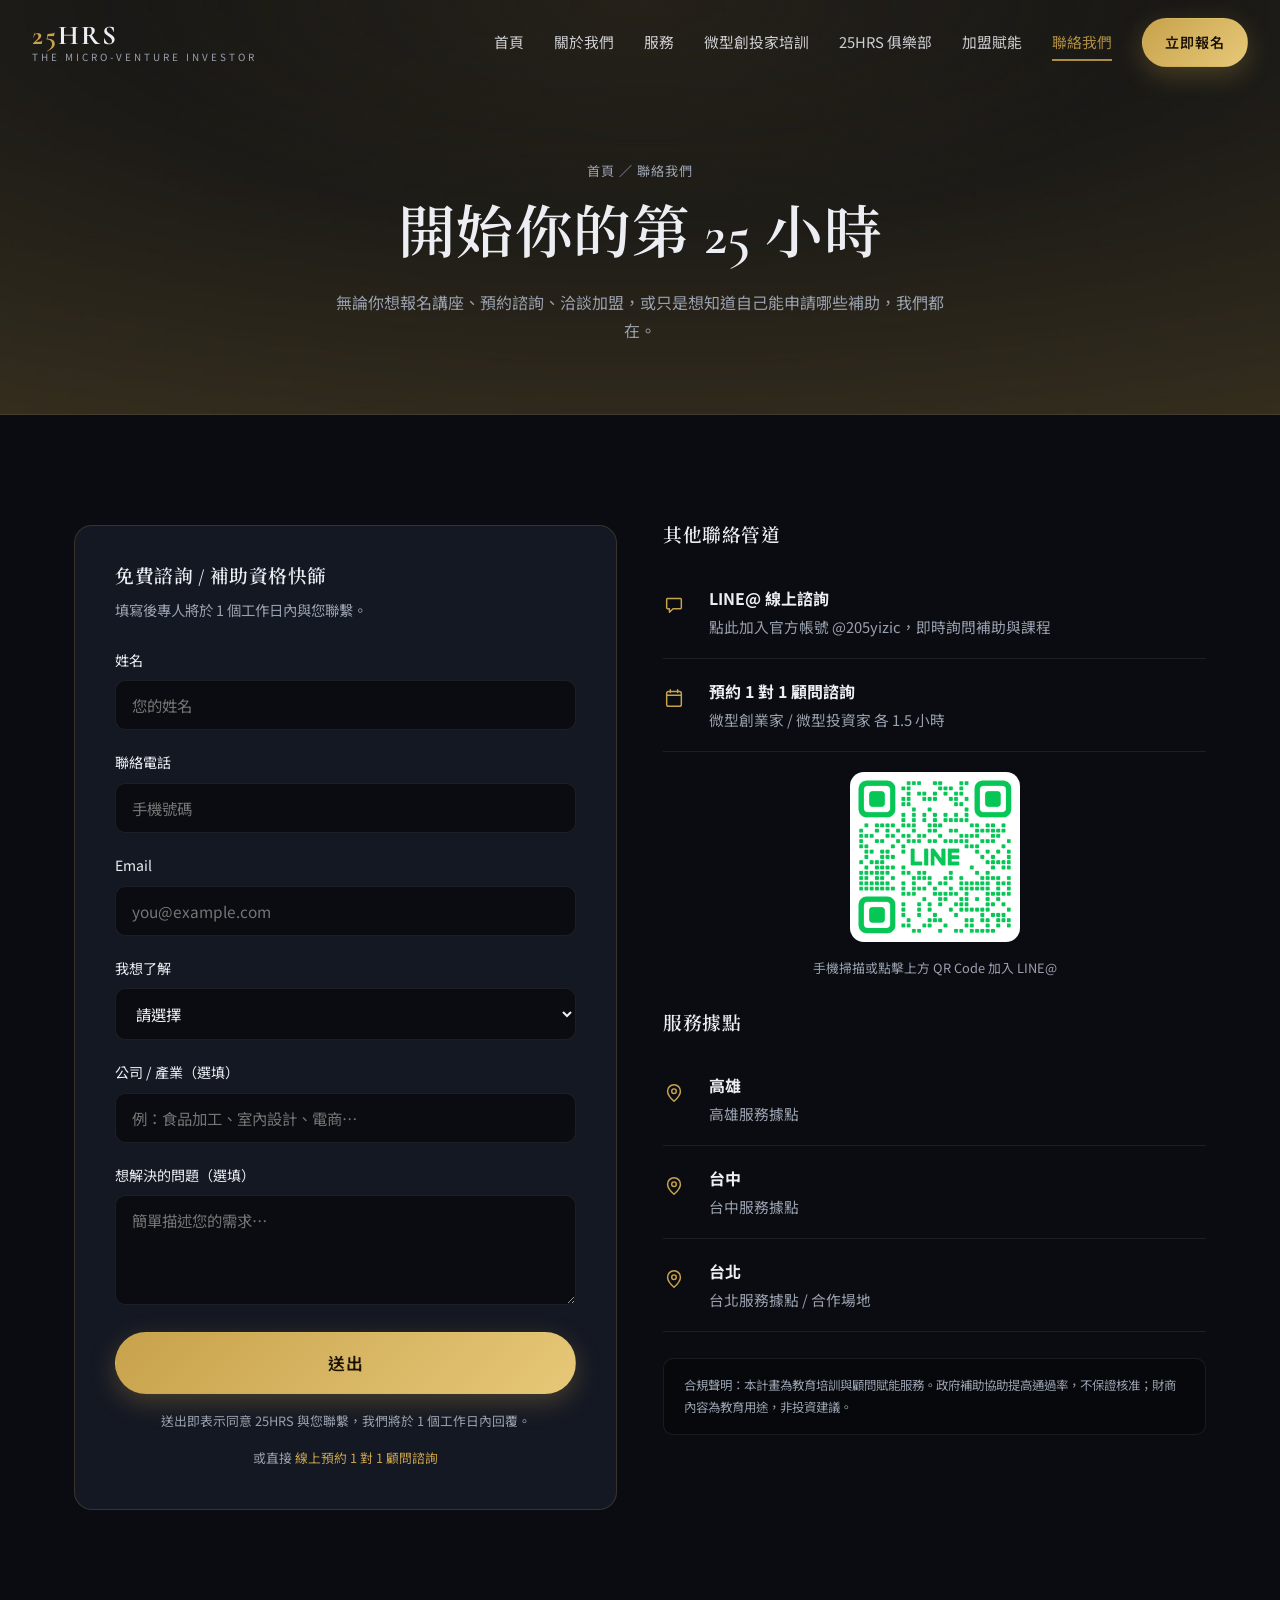
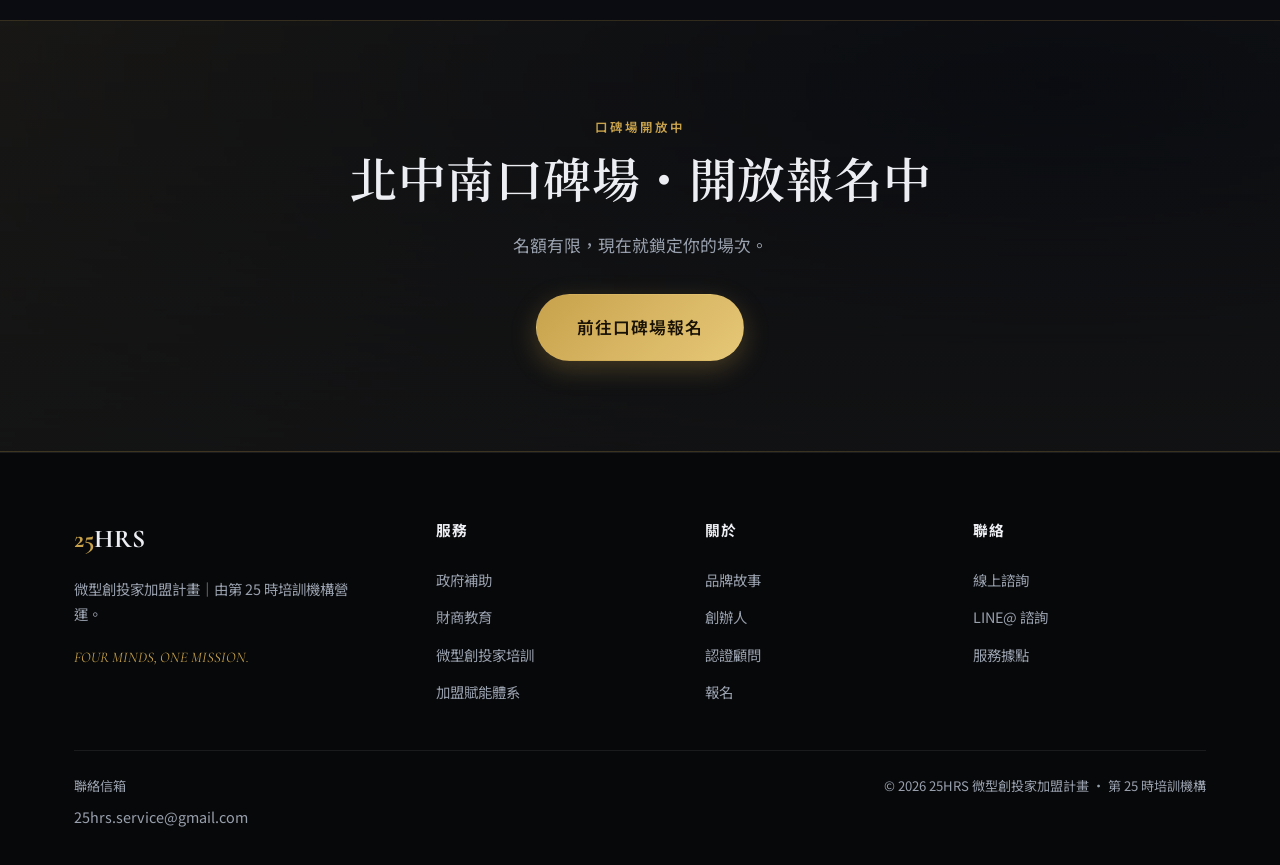
<file: contact.html>
<!DOCTYPE html>
<html lang="zh-Hant">
<head>
<script>if(location.hostname==='25hrs.tw'){location.replace('https://www.25hrs.tw'+location.pathname+location.search+location.hash);}</script>
<meta charset="UTF-8">
<meta name="viewport" content="width=device-width, initial-scale=1.0">
<title>聯絡我們 / 報名｜25HRS 微型創投家加盟計畫</title>
<meta name="description" content="報名 25HRS 口碑場講座、預約 1 對 1 顧問諮詢、洽談加盟，或做免費補助資格快篩。三種管道與您聯繫。">
<link rel="preconnect" href="https://fonts.googleapis.com">
<link rel="preconnect" href="https://fonts.gstatic.com" crossorigin>
<link href="https://fonts.googleapis.com/css2?family=Cormorant+Garamond:ital,wght@0,500;0,600;0,700;1,500&family=Noto+Sans+TC:wght@400;500;700&family=Noto+Serif+TC:wght@600;700&display=swap" rel="stylesheet">
<meta property="og:image" content="https://www.25hrs.tw/assets/img/brand-emblem.png">
<link rel="icon" href="assets/favicon.svg" type="image/svg+xml">
<link rel="apple-touch-icon" href="assets/img/brand-emblem.png">
<link rel="canonical" href="https://www.25hrs.tw/contact.html">
<link rel="stylesheet" href="assets/style.css">
</head>
<body>

<header class="topbar">
  <a href="index.html" class="brand"><span class="logo"><b>25</b>HRS</span><span class="tag">The Micro-Venture Investor</span></a>
  <nav class="nav">
    <a href="index.html" class="link">首頁</a>
    <a href="about.html" class="link">關於我們</a>
    <a href="services.html" class="link">服務</a>
    <a href="course.html" class="link">微型創投家培訓</a>
    <a href="club.html" class="link">25HRS 俱樂部</a>
    <a href="franchise.html" class="link">加盟賦能</a>
    <a href="contact.html" class="link active">聯絡我們</a>
    <a href="https://docs.google.com/forms/d/e/1FAIpQLSc5ps5p-ZASvyfICqhhZ7VEv9ArHi0pkQL58nFRSKk_zwUjFw/viewform" class="btn btn-gold">立即報名</a>
  </nav>
  <button class="burger" aria-label="選單"><span></span><span></span><span></span></button>
</header>

<section class="page-hero">
  <div class="container">
    <div class="crumb"><a href="index.html">首頁</a> ／ 聯絡我們</div>
    <h1>開始你的第 25 小時</h1>
    <p>無論你想報名講座、預約諮詢、洽談加盟，或只是想知道自己能申請哪些補助，我們都在。</p>
  </div>
</section>

<section class="sec">
  <div class="container contact-grid">
    <!-- 表單 -->
    <div class="form reveal">
      <h3 style="margin-bottom:8px">免費諮詢 / 補助資格快篩</h3>
      <p class="muted" style="margin-bottom:26px;font-size:.9rem">填寫後專人將於 1 個工作日內與您聯繫。</p>
      <form data-contact-form>
        <div class="field"><label>姓名</label><input type="text" name="name" placeholder="您的姓名" required></div>
        <div class="field"><label>聯絡電話</label><input type="tel" name="phone" placeholder="手機號碼" required></div>
        <div class="field"><label>Email</label><input type="email" name="email" placeholder="you@example.com" required></div>
        <div class="field"><label>我想了解</label>
          <select name="intent">
            <option value="">請選擇</option>
            <option>報名微型創投家培訓 / 講座</option>
            <option>政府補助 / 政策性貸款諮詢</option>
            <option>財商教育課程</option>
            <option>加盟 / 認證顧問洽談</option>
            <option>其他</option>
          </select>
        </div>
        <div class="field"><label>公司 / 產業（選填）</label><input type="text" name="company" placeholder="例：食品加工、室內設計、電商…"></div>
        <div class="field"><label>想解決的問題（選填）</label><textarea name="msg" placeholder="簡單描述您的需求…"></textarea></div>
        <button type="submit" class="btn btn-gold btn-lg">送出</button>
        <p class="form-msg form-note"></p>
        <p class="form-note">送出即表示同意 25HRS 與您聯繫，我們將於 1 個工作日內回覆。</p>
      </form>
      <p class="form-note" style="margin-top:14px;text-align:center">或直接 <a href="https://line.me/R/ti/p/@205yizic" style="color:var(--gold)">線上預約 1 對 1 顧問諮詢</a></p>
    </div>

    <!-- 聯絡資訊 -->
    <div class="contact-info reveal">
      <h3 style="margin-bottom:18px">其他聯絡管道</h3>
      <a class="ci" href="https://line.me/R/ti/p/@205yizic" target="_blank" rel="noopener" style="text-decoration:none;color:inherit"><div class="ic"><svg class="ico"><use href="assets/icons.svg#i-chat"></use></svg></div><div><b>LINE@ 線上諮詢</b><span>點此加入官方帳號 @205yizic，即時詢問補助與課程</span></div></a>
      <div class="ci"><div class="ic"><svg class="ico"><use href="assets/icons.svg#i-calendar"></use></svg></div><div><b>預約 1 對 1 顧問諮詢</b><span>微型創業家 / 微型投資家 各 1.5 小時</span></div></div>
      <div style="margin:20px 0 6px;text-align:center">
        <a href="https://line.me/R/ti/p/@205yizic" target="_blank" rel="noopener"><img src="assets/img/line-qr.png" alt="25HRS LINE 官方帳號 QR Code" style="width:170px;height:170px;border-radius:14px;display:inline-block"></a>
        <p class="form-note" style="margin-top:8px">手機掃描或點擊上方 QR Code 加入 LINE@</p>
      </div>

      <h3 style="margin:34px 0 18px">服務據點</h3>
      <div class="ci"><div class="ic"><svg class="ico"><use href="assets/icons.svg#i-pin"></use></svg></div><div><b>高雄</b><span>高雄服務據點</span></div></div>
      <div class="ci"><div class="ic"><svg class="ico"><use href="assets/icons.svg#i-pin"></use></svg></div><div><b>台中</b><span>台中服務據點</span></div></div>
      <div class="ci"><div class="ic"><svg class="ico"><use href="assets/icons.svg#i-pin"></use></svg></div><div><b>台北</b><span>台北服務據點 / 合作場地</span></div></div>

      <div class="compliance" style="margin-top:26px">合規聲明：本計畫為教育培訓與顧問賦能服務。政府補助協助提高通過率，不保證核准；財商內容為教育用途，非投資建議。</div>
    </div>
  </div>
</section>

<section class="cta-band">
  <div class="container">
    <span class="eyebrow">口碑場開放中</span>
    <h2>北中南口碑場・開放報名中</h2>
    <p>名額有限，現在就鎖定你的場次。</p>
    <div class="hero-cta"><a href="https://docs.google.com/forms/d/e/1FAIpQLSc5ps5p-ZASvyfICqhhZ7VEv9ArHi0pkQL58nFRSKk_zwUjFw/viewform" class="btn btn-gold btn-lg">前往口碑場報名</a></div>
  </div>
</section>

<footer class="footer">
  <div class="container">
    <div class="footer-grid">
      <div><span class="logo" style="font-family:var(--serif);font-size:1.6rem;font-weight:700"><b style="color:var(--gold)">25</b>HRS</span><p class="desc">微型創投家加盟計畫｜由第 25 時培訓機構營運。</p><p class="mission">FOUR MINDS, ONE MISSION.</p></div>
      <div><h4>服務</h4><a href="services.html">政府補助</a><a href="services.html">財商教育</a><a href="course.html">微型創投家培訓</a><a href="franchise.html">加盟賦能體系</a></div>
      <div><h4>關於</h4><a href="about.html">品牌故事</a><a href="about.html">創辦人</a><a href="franchise.html">認證顧問</a><a href="contact.html">報名</a></div>
      <div><h4>聯絡</h4><a href="contact.html">線上諮詢</a><a href="https://line.me/R/ti/p/@205yizic" target="_blank" rel="noopener">LINE@ 諮詢</a><a href="contact.html">服務據點</a></div>
    </div>
    <div class="footer-bottom"><span>聯絡信箱 <a href="mailto:25hrs.service@gmail.com" style="color:inherit">25hrs.service@gmail.com</a></span><span>© 2026 25HRS 微型創投家加盟計畫 ・ 第 25 時培訓機構</span></div>
  </div>
</footer>

<div class="mobile-cta"><a href="https://docs.google.com/forms/d/e/1FAIpQLSc5ps5p-ZASvyfICqhhZ7VEv9ArHi0pkQL58nFRSKk_zwUjFw/viewform" class="btn btn-ghost">口碑場報名</a><a href="https://docs.google.com/forms/d/e/1FAIpQLSc5ps5p-ZASvyfICqhhZ7VEv9ArHi0pkQL58nFRSKk_zwUjFw/viewform" class="btn btn-gold">立即報名</a></div>
<script src="assets/main.js"></script>
</body>
</html>
</file>
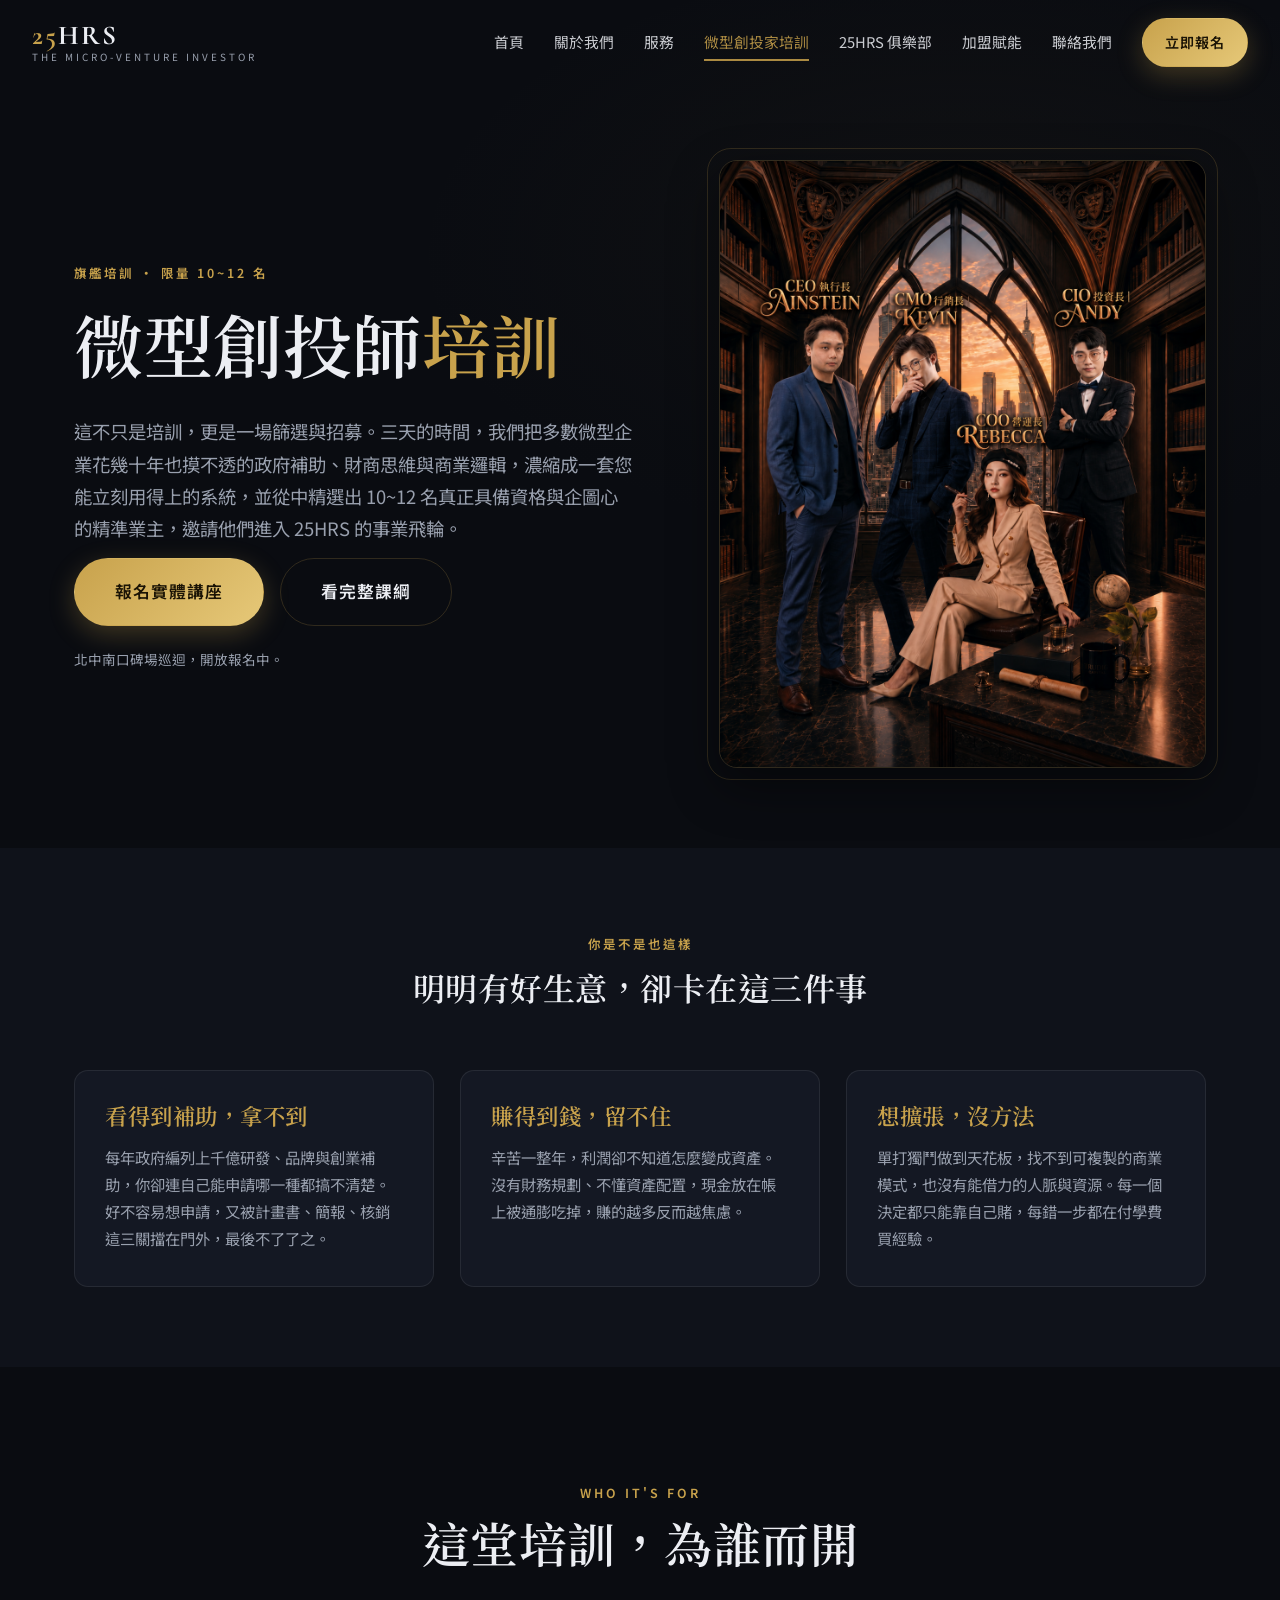
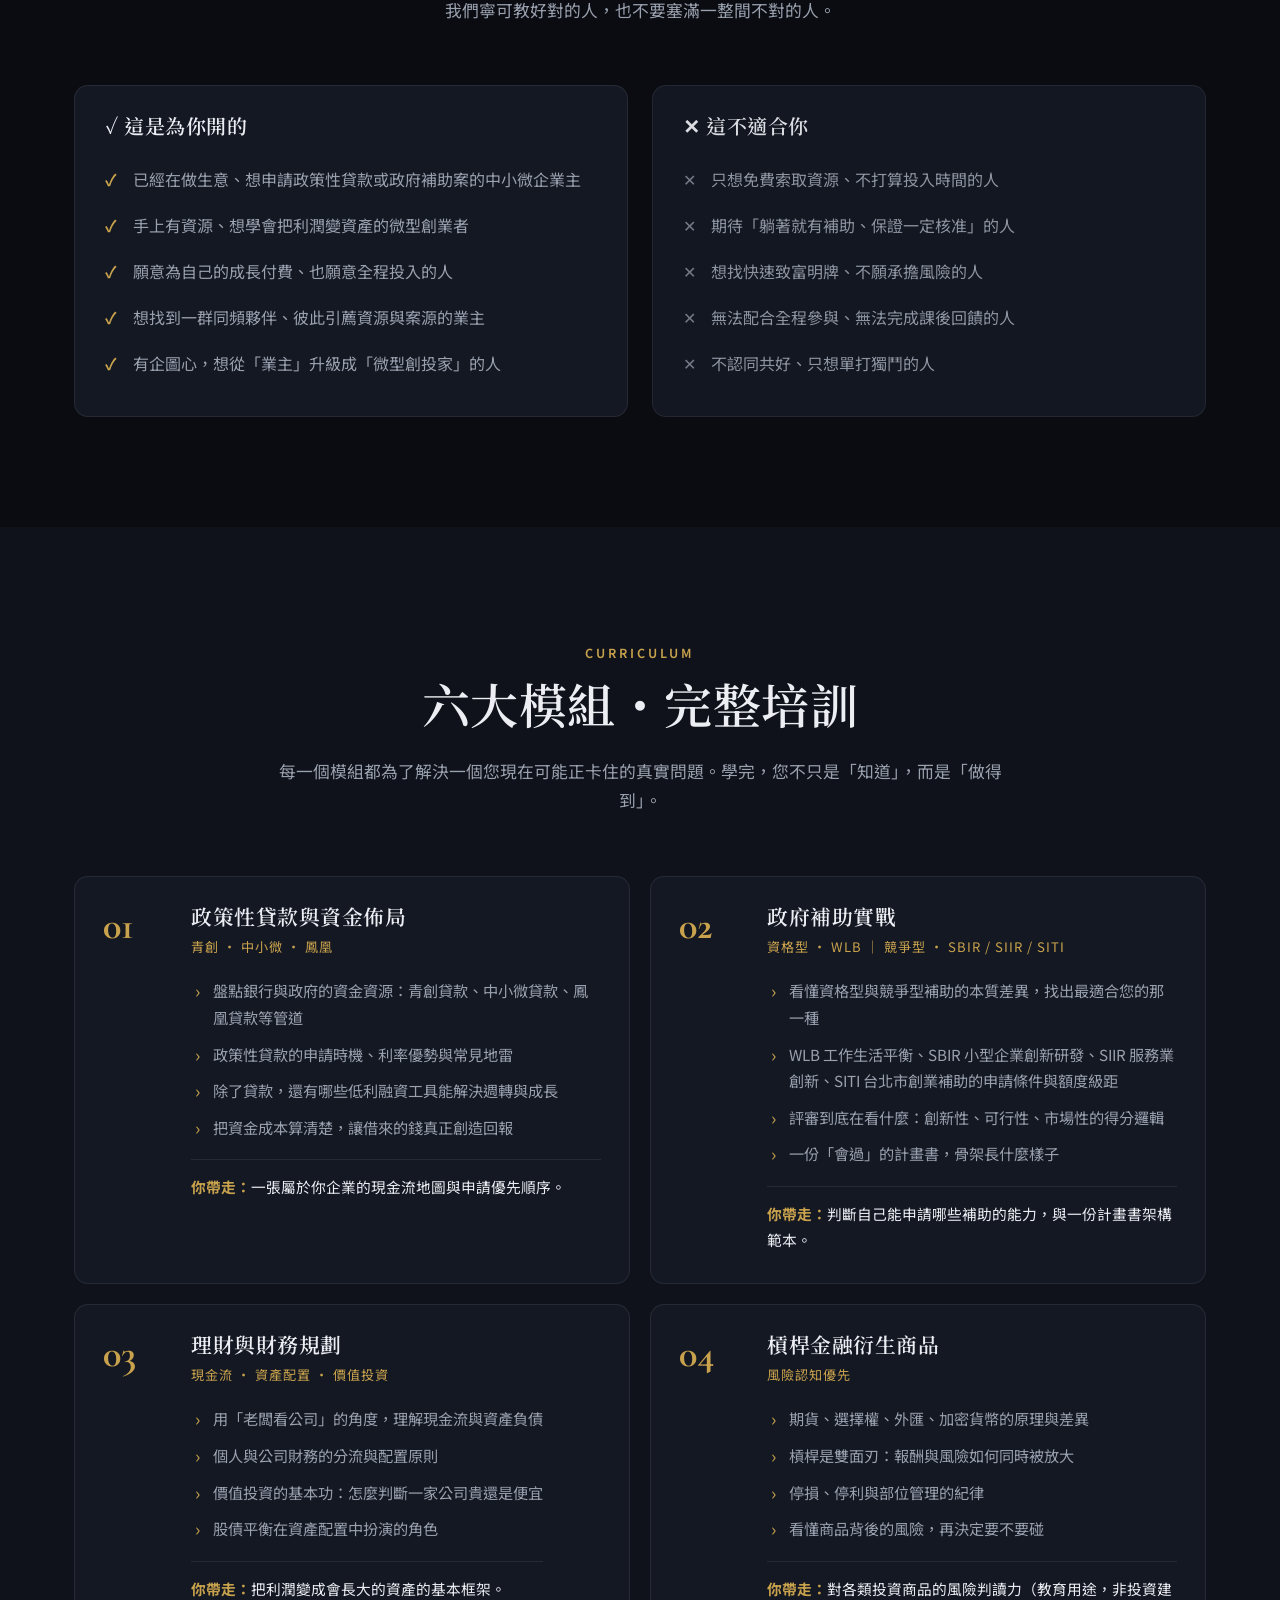
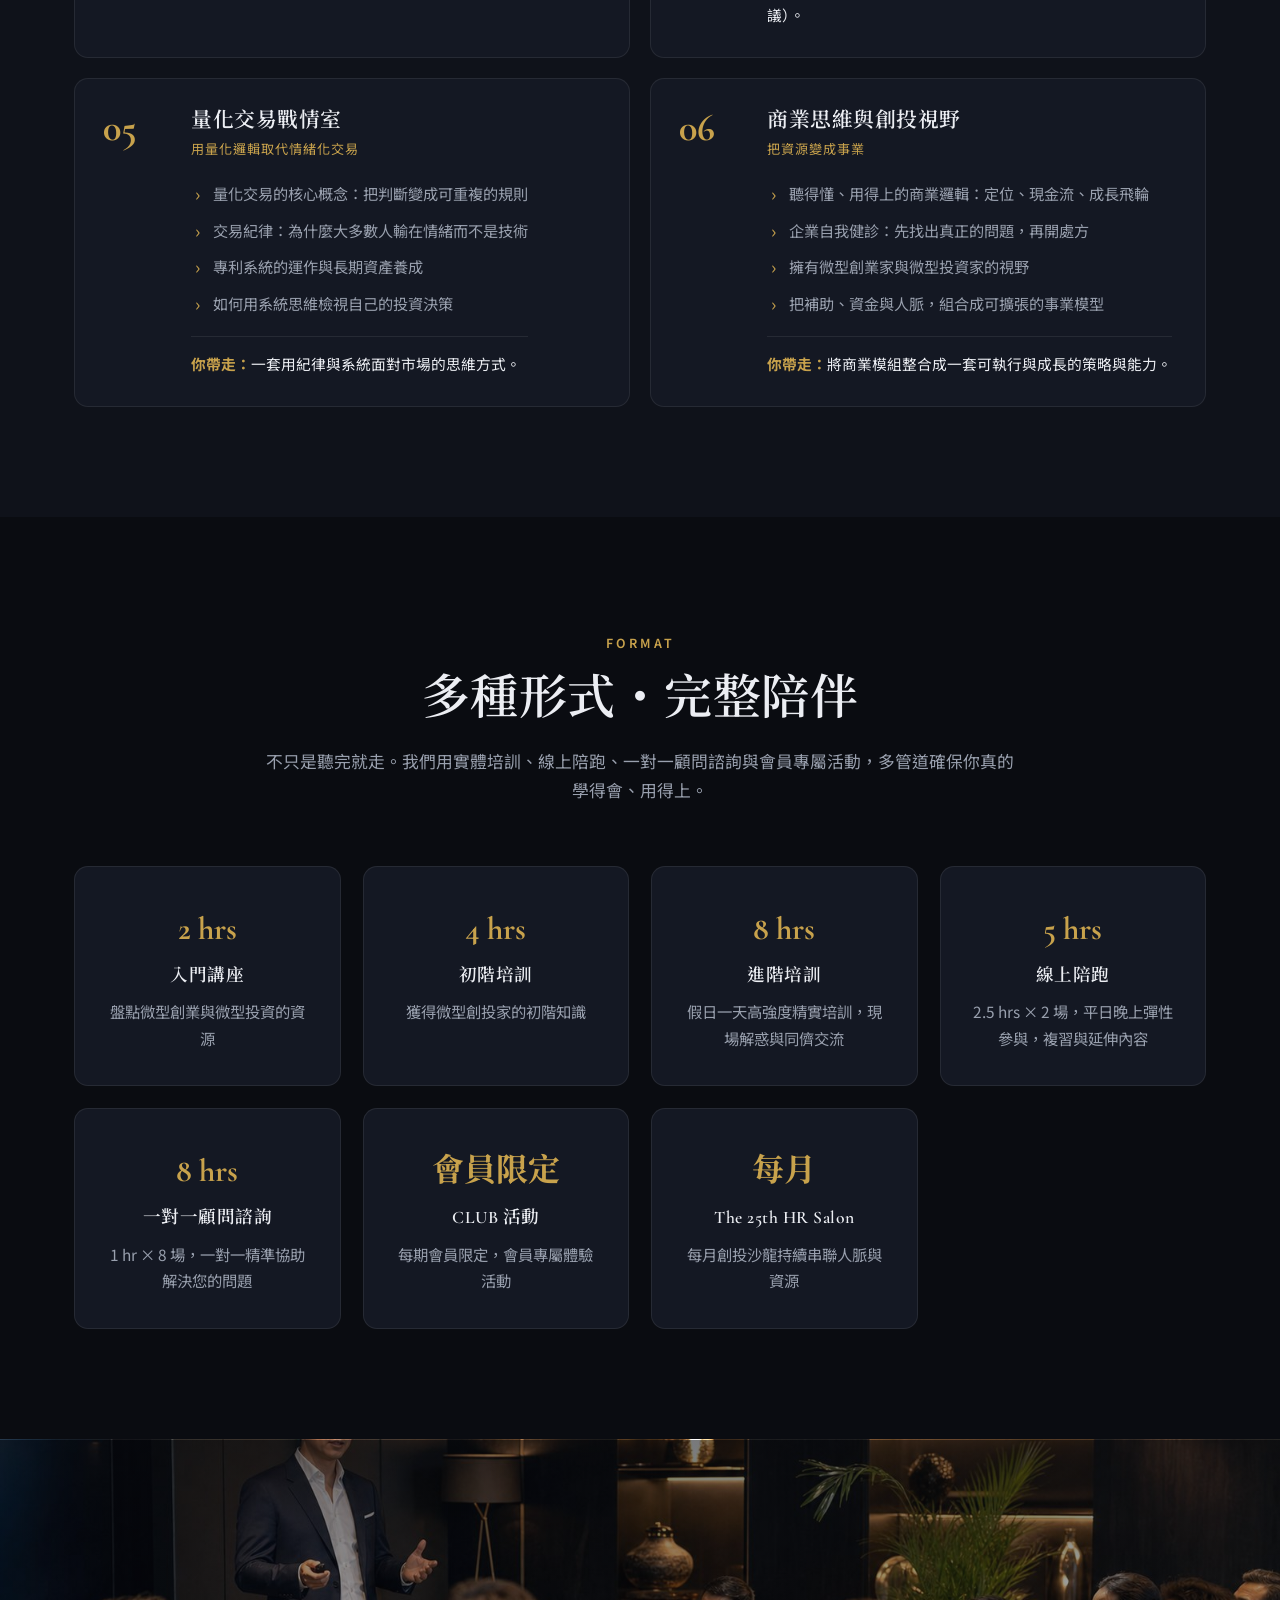
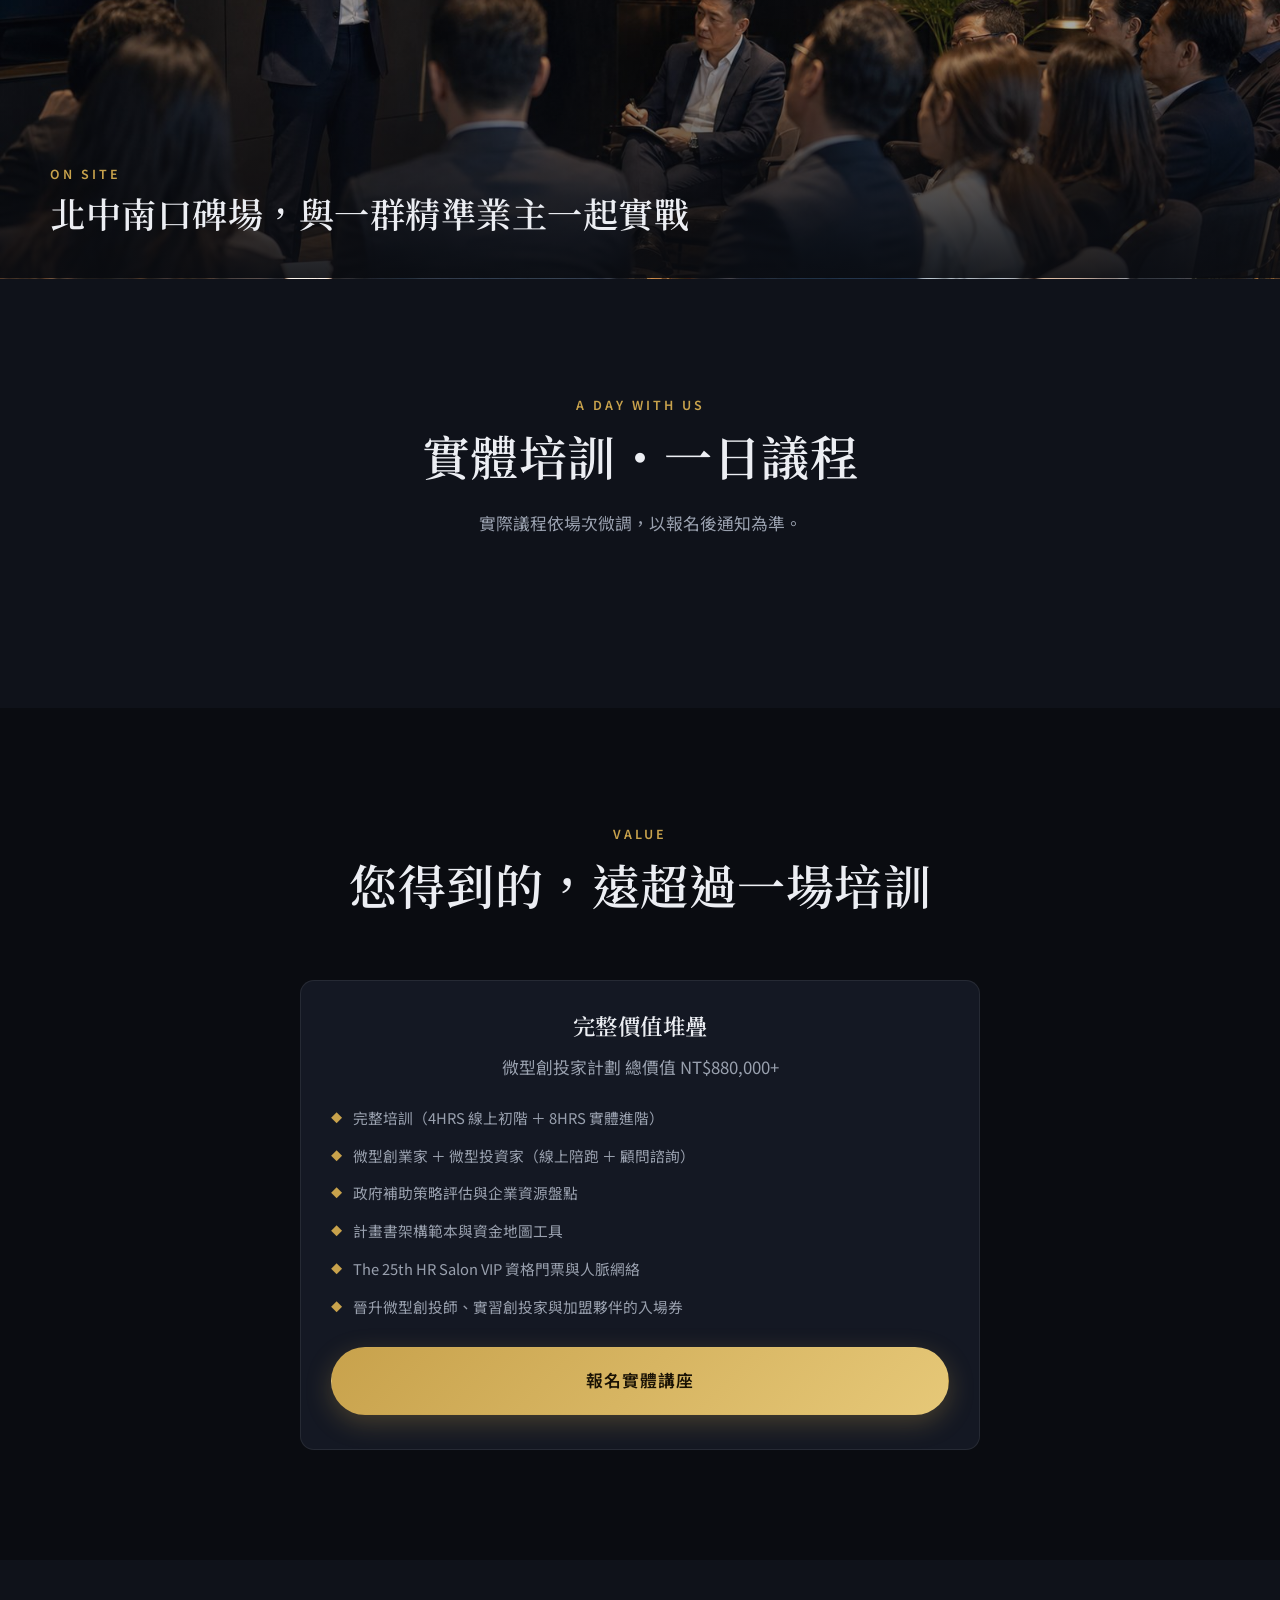
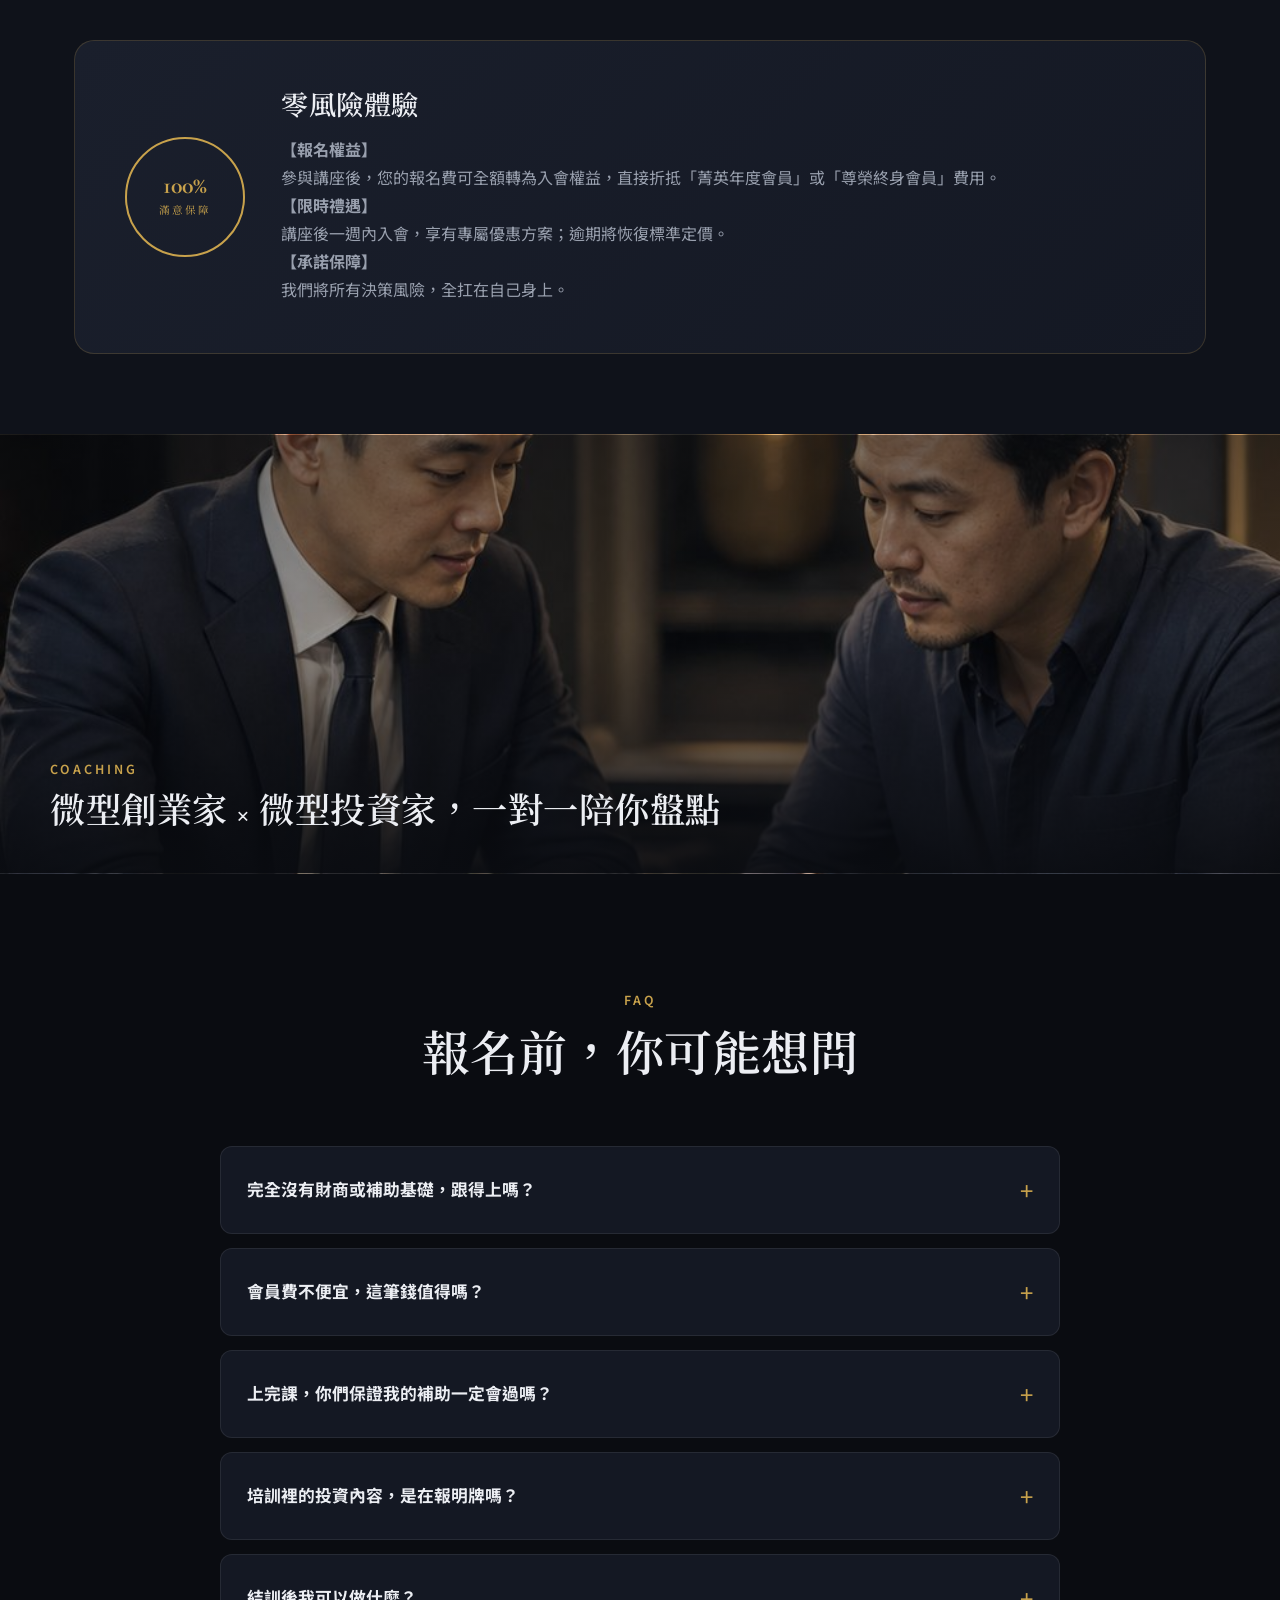
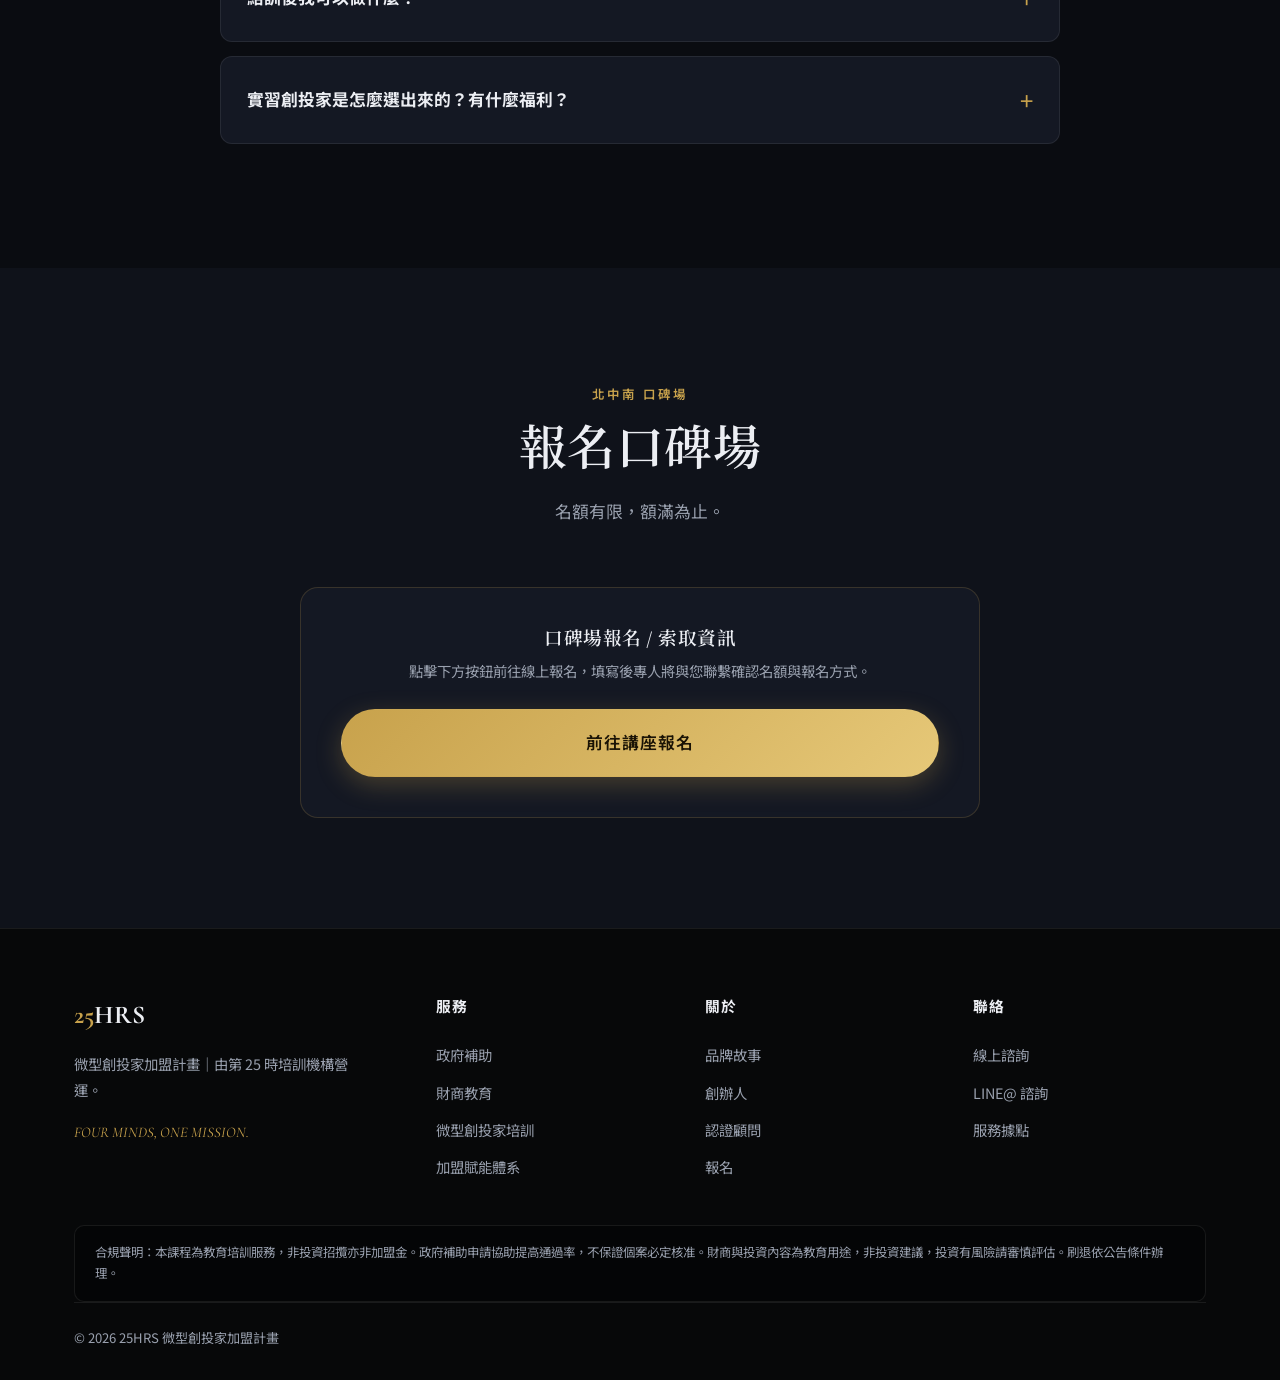
<file: course.html>
<!DOCTYPE html>
<html lang="zh-Hant">
<head>
<script>if(location.hostname==='25hrs.tw'){location.replace('https://www.25hrs.tw'+location.pathname+location.search+location.hash);}</script>
<meta charset="UTF-8">
<meta name="viewport" content="width=device-width, initial-scale=1.0">
<title>微型創投家培訓｜精準業主的篩選與招募｜25HRS</title>
<meta name="description" content="25HRS 微型創投師培訓完整課綱：政策性貸款、政府補助、理財、槓桿金融、量化交易與商業思維六大模組。北中南口碑場開放報名。">
<link rel="preconnect" href="https://fonts.googleapis.com">
<link rel="preconnect" href="https://fonts.gstatic.com" crossorigin>
<link href="https://fonts.googleapis.com/css2?family=Cormorant+Garamond:ital,wght@0,500;0,600;0,700;1,500&family=Noto+Sans+TC:wght@400;500;700&family=Noto+Serif+TC:wght@600;700&display=swap" rel="stylesheet">
<meta property="og:image" content="https://www.25hrs.tw/assets/img/brand-emblem.png">
<link rel="icon" href="assets/favicon.svg" type="image/svg+xml">
<link rel="apple-touch-icon" href="assets/img/brand-emblem.png">
<link rel="canonical" href="https://www.25hrs.tw/course.html">
<link rel="stylesheet" href="assets/style.css">
</head>
<body>

<header class="topbar">
  <a href="index.html" class="brand"><span class="logo"><b>25</b>HRS</span><span class="tag">The Micro-Venture Investor</span></a>
  <nav class="nav">
    <a href="index.html" class="link">首頁</a>
    <a href="about.html" class="link">關於我們</a>
    <a href="services.html" class="link">服務</a>
    <a href="course.html" class="link active">微型創投家培訓</a>
    <a href="club.html" class="link">25HRS 俱樂部</a>
    <a href="franchise.html" class="link">加盟賦能</a>
    <a href="contact.html" class="link">聯絡我們</a>
    <a href="https://docs.google.com/forms/d/e/1FAIpQLSc5ps5p-ZASvyfICqhhZ7VEv9ArHi0pkQL58nFRSKk_zwUjFw/viewform" class="btn btn-gold">立即報名</a>
  </nav>
  <button class="burger" aria-label="選單"><span></span><span></span><span></span></button>
</header>

<!-- HERO -->
<section class="hero" style="min-height:auto;padding:160px 0 80px">
  <div class="container hero-grid">
    <div>
      <span class="eyebrow">旗艦培訓 ・ 限量 10~12 名</span>
      <h1>微型創投師<span class="gold">培訓</span></h1>
      <p class="sub">這不只是培訓，更是一場篩選與招募。三天的時間，我們把多數微型企業花幾十年也摸不透的政府補助、財商思維與商業邏輯，濃縮成一套您能立刻用得上的系統，並從中精選出 10~12 名真正具備資格與企圖心的精準業主，邀請他們進入 25HRS 的事業飛輪。</p>
      <div class="hero-cta">
        <a href="https://docs.google.com/forms/d/e/1FAIpQLSc5ps5p-ZASvyfICqhhZ7VEv9ArHi0pkQL58nFRSKk_zwUjFw/viewform" class="btn btn-gold btn-lg">報名實體講座</a>
        <a href="#curriculum" class="btn btn-ghost btn-lg">看完整課綱</a>
      </div>
      <p class="hero-note">北中南口碑場巡迴，開放報名中。</p>
    </div>
    <div class="hero-visual"><span class="frame"></span><img src="assets/brand-hero.png" alt="微型創投家培訓"></div>
  </div>
</section>

<!-- 痛點 -->
<section class="sec-sm bg-2">
  <div class="container">
    <div class="sec-head center reveal"><span class="eyebrow">你是不是也這樣</span><h2 style="font-size:2rem">明明有好生意，卻卡在這三件事</h2></div>
    <div class="grid-3">
      <div class="card reveal"><h3 style="color:var(--gold)">看得到補助，拿不到</h3><p>每年政府編列上千億研發、品牌與創業補助，你卻連自己能申請哪一種都搞不清楚。好不容易想申請，又被計畫書、簡報、核銷這三關擋在門外，最後不了了之。</p></div>
      <div class="card reveal"><h3 style="color:var(--gold)">賺得到錢，留不住</h3><p>辛苦一整年，利潤卻不知道怎麼變成資產。沒有財務規劃、不懂資產配置，現金放在帳上被通膨吃掉，賺的越多反而越焦慮。</p></div>
      <div class="card reveal"><h3 style="color:var(--gold)">想擴張，沒方法</h3><p>單打獨鬥做到天花板，找不到可複製的商業模式，也沒有能借力的人脈與資源。每一個決定都只能靠自己賭，每錯一步都在付學費買經驗。</p></div>
    </div>
  </div>
</section>

<!-- 這堂課為誰設計 -->
<section class="sec">
  <div class="container">
    <div class="sec-head center reveal"><span class="eyebrow">Who It's For</span><h2>這堂培訓，為誰而開</h2><p>我們寧可教好對的人，也不要塞滿一整間不對的人。</p></div>
    <div class="fortwo">
      <div class="col yes reveal">
        <h3>✓ 這是為你開的</h3>
        <ul>
          <li>已經在做生意、想申請政策性貸款或政府補助案的中小微企業主</li>
          <li>手上有資源、想學會把利潤變資產的微型創業者</li>
          <li>願意為自己的成長付費、也願意全程投入的人</li>
          <li>想找到一群同頻夥伴、彼此引薦資源與案源的業主</li>
          <li>有企圖心，想從「業主」升級成「微型創投家」的人</li>
        </ul>
      </div>
      <div class="col no reveal">
        <h3>✕ 這不適合你</h3>
        <ul>
          <li>只想免費索取資源、不打算投入時間的人</li>
          <li>期待「躺著就有補助、保證一定核准」的人</li>
          <li>想找快速致富明牌、不願承擔風險的人</li>
          <li>無法配合全程參與、無法完成課後回饋的人</li>
          <li>不認同共好、只想單打獨鬥的人</li>
        </ul>
      </div>
    </div>
  </div>
</section>

<!-- 六大模組 完整課綱 -->
<section class="sec bg-2" id="curriculum">
  <div class="container">
    <div class="sec-head center reveal"><span class="eyebrow">Curriculum</span><h2>六大模組・完整培訓</h2><p>每一個模組都為了解決一個您現在可能正卡住的真實問題。學完，您不只是「知道」，而是「做得到」。</p></div>
    <div class="grid-2" style="gap:20px">

      <div class="modcard reveal">
        <div class="mno">01</div>
        <div>
          <h3>政策性貸款與資金佈局</h3>
          <div class="meta">青創 ・ 中小微 ・ 鳳凰</div>
          <ul>
            <li>盤點銀行與政府的資金資源：青創貸款、中小微貸款、鳳凰貸款等管道</li>
            <li>政策性貸款的申請時機、利率優勢與常見地雷</li>
            <li>除了貸款，還有哪些低利融資工具能解決週轉與成長</li>
            <li>把資金成本算清楚，讓借來的錢真正創造回報</li>
          </ul>
          <div class="takeaway"><b>你帶走：</b>一張屬於你企業的現金流地圖與申請優先順序。</div>
        </div>
      </div>

      <div class="modcard reveal">
        <div class="mno">02</div>
        <div>
          <h3>政府補助實戰</h3>
          <div class="meta">資格型 ・ WLB ｜ 競爭型 ・ SBIR / SIIR / SITI</div>
          <ul>
            <li>看懂資格型與競爭型補助的本質差異，找出最適合您的那一種</li>
            <li>WLB 工作生活平衡、SBIR 小型企業創新研發、SIIR 服務業創新、SITI 台北市創業補助的申請條件與額度級距</li>
            <li>評審到底在看什麼：創新性、可行性、市場性的得分邏輯</li>
            <li>一份「會過」的計畫書，骨架長什麼樣子</li>
          </ul>
          <div class="takeaway"><b>你帶走：</b>判斷自己能申請哪些補助的能力，與一份計畫書架構範本。</div>
        </div>
      </div>

      <div class="modcard reveal">
        <div class="mno">03</div>
        <div>
          <h3>理財與財務規劃</h3>
          <div class="meta">現金流 ・ 資產配置 ・ 價值投資</div>
          <ul>
            <li>用「老闆看公司」的角度，理解現金流與資產負債</li>
            <li>個人與公司財務的分流與配置原則</li>
            <li>價值投資的基本功：怎麼判斷一家公司貴還是便宜</li>
            <li>股債平衡在資產配置中扮演的角色</li>
          </ul>
          <div class="takeaway"><b>你帶走：</b>把利潤變成會長大的資產的基本框架。</div>
        </div>
      </div>

      <div class="modcard reveal">
        <div class="mno">04</div>
        <div>
          <h3>槓桿金融衍生商品</h3>
          <div class="meta">風險認知優先</div>
          <ul>
            <li>期貨、選擇權、外匯、加密貨幣的原理與差異</li>
            <li>槓桿是雙面刃：報酬與風險如何同時被放大</li>
            <li>停損、停利與部位管理的紀律</li>
            <li>看懂商品背後的風險，再決定要不要碰</li>
          </ul>
          <div class="takeaway"><b>你帶走：</b>對各類投資商品的風險判讀力（教育用途，非投資建議）。</div>
        </div>
      </div>

      <div class="modcard reveal">
        <div class="mno">05</div>
        <div>
          <h3>量化交易戰情室</h3>
          <div class="meta">用量化邏輯取代情緒化交易</div>
          <ul>
            <li>量化交易的核心概念：把判斷變成可重複的規則</li>
            <li>交易紀律：為什麼大多數人輸在情緒而不是技術</li>
            <li>專利系統的運作與長期資產養成</li>
            <li>如何用系統思維檢視自己的投資決策</li>
          </ul>
          <div class="takeaway"><b>你帶走：</b>一套用紀律與系統面對市場的思維方式。</div>
        </div>
      </div>

      <div class="modcard reveal">
        <div class="mno">06</div>
        <div>
          <h3>商業思維與創投視野</h3>
          <div class="meta">把資源變成事業</div>
          <ul>
            <li>聽得懂、用得上的商業邏輯：定位、現金流、成長飛輪</li>
            <li>企業自我健診：先找出真正的問題，再開處方</li>
            <li>擁有微型創業家與微型投資家的視野</li>
            <li>把補助、資金與人脈，組合成可擴張的事業模型</li>
          </ul>
          <div class="takeaway"><b>你帶走：</b>將商業模組整合成一套可執行與成長的策略與能力。</div>
        </div>
      </div>

    </div>
  </div>
</section>

<!-- 課程形式 -->
<section class="sec">
  <div class="container">
    <div class="sec-head center reveal"><span class="eyebrow">Format</span><h2>多種形式・完整陪伴</h2><p>不只是聽完就走。我們用實體培訓、線上陪跑、一對一顧問諮詢與會員專屬活動，多管道確保你真的學得會、用得上。</p></div>
    <div class="grid-4">
      <div class="card reveal center"><div style="font-family:var(--serif);font-size:2rem;font-weight:700;color:var(--gold)">2 hrs</div><h3 style="font-size:1.1rem;margin-top:8px">入門講座</h3><p>盤點微型創業與微型投資的資源</p></div>
      <div class="card reveal center"><div style="font-family:var(--serif);font-size:2rem;font-weight:700;color:var(--gold)">4 hrs</div><h3 style="font-size:1.1rem;margin-top:8px">初階培訓</h3><p>獲得微型創投家的初階知識</p></div>
      <div class="card reveal center"><div style="font-family:var(--serif);font-size:2rem;font-weight:700;color:var(--gold)">8 hrs</div><h3 style="font-size:1.1rem;margin-top:8px">進階培訓</h3><p>假日一天高強度精實培訓，現場解惑與同儕交流</p></div>
      <div class="card reveal center"><div style="font-family:var(--serif);font-size:2rem;font-weight:700;color:var(--gold)">5 hrs</div><h3 style="font-size:1.1rem;margin-top:8px">線上陪跑</h3><p>2.5 hrs × 2 場，平日晚上彈性參與，複習與延伸內容</p></div>
      <div class="card reveal center"><div style="font-family:var(--serif);font-size:2rem;font-weight:700;color:var(--gold)">8 hrs</div><h3 style="font-size:1.1rem;margin-top:8px">一對一顧問諮詢</h3><p>1 hr × 8 場，一對一精準協助解決您的問題</p></div>
      <div class="card reveal center"><div style="font-family:var(--serif);font-size:2rem;font-weight:700;color:var(--gold)">會員限定</div><h3 style="font-size:1.1rem;margin-top:8px">CLUB 活動</h3><p>每期會員限定，會員專屬體驗活動</p></div>
      <div class="card reveal center"><div style="font-family:var(--serif);font-size:2rem;font-weight:700;color:var(--gold)">每月</div><h3 style="font-size:1.1rem;margin-top:8px">The 25th HR Salon</h3><p>每月創投沙龍持續串聯人脈與資源</p></div>
    </div>
  </div>
</section>

<!-- 實體課情境帶 -->
<section class="scene-band" style="background-image:url(assets/img/scene-classroom.jpg)">
  <div class="container cap reveal">
    <span class="eyebrow">On Site</span>
    <h3>北中南口碑場，與一群精準業主一起實戰</h3>
  </div>
</section>

<!-- 一日議程 -->
<section class="sec bg-2">
  <div class="container">
    <div class="sec-head center reveal"><span class="eyebrow">A Day With Us</span><h2>實體培訓・一日議程</h2><p>實際議程依場次微調，以報名後通知為準。</p></div>
  </div>
</section>

<!-- 價值堆疊 + 錨定 -->
<section class="sec">
  <div class="container">
    <div class="sec-head center reveal"><span class="eyebrow">Value</span><h2>您得到的，遠超過一場培訓</h2></div>
    <div class="card reveal" style="max-width:680px;margin:0 auto">
      <h3 style="text-align:center">完整價值堆疊</h3>
      <p class="muted" style="text-align:center;font-size:1.05rem;margin-top:8px">微型創投家計劃 總價值 NT$880,000+</p>
      <ul>
        <li>完整培訓（4HRS 線上初階 ＋ 8HRS 實體進階）</li>
        <li>微型創業家 ＋ 微型投資家（線上陪跑 ＋ 顧問諮詢）</li>
        <li>政府補助策略評估與企業資源盤點</li>
        <li>計畫書架構範本與資金地圖工具</li>
        <li>The 25th HR Salon VIP 資格門票與人脈網絡</li>
        <li>晉升微型創投師、實習創投家與加盟夥伴的入場券</li>
      </ul>
      <a href="https://docs.google.com/forms/d/e/1FAIpQLSc5ps5p-ZASvyfICqhhZ7VEv9ArHi0pkQL58nFRSKk_zwUjFw/viewform" class="btn btn-gold btn-lg" style="width:100%;margin-top:22px">報名實體講座</a>
    </div>
  </div>
</section>

<!-- 風險逆轉 -->
<section class="sec-sm bg-2">
  <div class="container">
    <div class="guarantee reveal">
      <div class="seal"><b>100%</b><span>滿意保障</span></div>
      <div>
        <h3>零風險體驗</h3>
        <p><b>【報名權益】</b><br>參與講座後，您的報名費可全額轉為入會權益，直接折抵「菁英年度會員」或「尊榮終身會員」費用。</p>
        <p><b>【限時禮遇】</b><br>講座後一週內入會，享有專屬優惠方案；逾期將恢復標準定價。</p>
        <p><b>【承諾保障】</b><br>我們將所有決策風險，全扛在自己身上。</p>
      </div>
    </div>
  </div>
</section>

<section class="scene-band" style="background-image:url(assets/img/scene-consult.jpg)">
  <div class="container cap reveal"><span class="eyebrow">Coaching</span><h3>微型創業家 × 微型投資家，一對一陪你盤點</h3></div>
</section>

<!-- FAQ -->
<section class="sec">
  <div class="container">
    <div class="sec-head center reveal"><span class="eyebrow">FAQ</span><h2>報名前，你可能想問</h2></div>
    <div class="faq reveal">
      <details><summary>完全沒有財商或補助基礎，跟得上嗎？</summary><div class="ans">完全可以。我們的培訓專門為「在做生意、但非專業背景」的業主設計，所有觀念都用您熟悉的生意語言拆解，搭配一對一顧問諮詢針對您的狀況解惑。我們在意的不是您現在會多少，而是您願不願意學、學完願不願意做。</div></details>
      <details><summary>會員費不便宜，這筆錢值得嗎？</summary><div class="ans">這是一道刻意設高的門檻，目的是篩出真正有企圖心的精準業主。換個角度看：一個成功的政府補助案，金額往往是會員費的數倍到數十倍；而您還同時得到專業的財商實力、一對一專業顧問諮詢、VIP 人脈，以及成為認證顧問與加盟夥伴的入場券。參與講座後，報名費更可全額轉為入會權益折抵，等於讓您完全零風險搶先體驗。</div></details>
      <details><summary>上完課，你們保證我的補助一定會過嗎？</summary><div class="ans">不會，也沒有任何人能誠實地這樣保證。補助核准與否由主管機關審查決定，個案有別。我們能做的，是用總部專業團隊的提案技術，策略性地大幅提高你的過件率，並在核准後協助完成核銷，讓資源真正落地。</div></details>
      <details><summary>培訓裡的投資內容，是在報明牌嗎？</summary><div class="ans">完全不是。我們教的觀念是金融的通用準則、方法與風險意識，不報明牌、不保證獲利、不代操。所有財商與投資內容皆為教育用途，投資決策請自負風險並諮詢合格專業人士。</div></details>
      <details><summary>結訓後我可以做什麼？</summary><div class="ans">您會清楚知道自己能申請哪些補助與貸款資源、如何規劃資金與資產；並在結訓後由總部頒發微型創投師的證書，表現優異且通過考核者，更可進一步成為 90 天全職陪跑的實習創投家，乃至掛牌的加盟分部，開始透過我們的商模接案裂變。這是一條從學員到事業夥伴的完整階梯。</div></details>
      <details><summary>實習創投家是怎麼選出來的？有什麼福利？</summary><div class="ans">每期取考核前 10~12 名晉升實習創投家，進行為期 90 天的全職陪跑，期間每月補助給薪約 3 萬元（3 個月共約 9 萬元）並投員工保險，總價值超過 10 萬，等同於完全回本還倒賺。這是最高強度的深度賦能，也是優先晉升加盟夥伴的捷徑。</div></details>
    </div>
  </div>
</section>

<!-- 口碑場場次 + 報名表單 -->
<section class="sec bg-2" id="apply">
  <div class="container">
    <div class="sec-head center reveal"><span class="eyebrow">北中南 口碑場</span><h2>報名口碑場</h2><p>名額有限，額滿為止。</p></div>

    <div class="form reveal" style="max-width:680px;margin:0 auto;text-align:center">
      <h3 style="margin-bottom:8px">口碑場報名 / 索取資訊</h3>
      <p class="muted" style="margin-bottom:26px;font-size:.9rem">點擊下方按鈕前往線上報名，填寫後專人將與您聯繫確認名額與報名方式。</p>
      <a href="https://docs.google.com/forms/d/e/1FAIpQLSc5ps5p-ZASvyfICqhhZ7VEv9ArHi0pkQL58nFRSKk_zwUjFw/viewform" class="btn btn-gold btn-lg">前往講座報名</a>
    </div>
  </div>
</section>

<footer class="footer">
  <div class="container">
    <div class="footer-grid">
      <div><span class="logo" style="font-family:var(--serif);font-size:1.6rem;font-weight:700"><b style="color:var(--gold)">25</b>HRS</span><p class="desc">微型創投家加盟計畫｜由第 25 時培訓機構營運。</p><p class="mission">FOUR MINDS, ONE MISSION.</p></div>
      <div><h4>服務</h4><a href="services.html">政府補助</a><a href="services.html">財商教育</a><a href="course.html">微型創投家培訓</a><a href="franchise.html">加盟賦能體系</a></div>
      <div><h4>關於</h4><a href="about.html">品牌故事</a><a href="about.html">創辦人</a><a href="franchise.html">認證顧問</a><a href="contact.html">報名</a></div>
      <div><h4>聯絡</h4><a href="contact.html">線上諮詢</a><a href="https://line.me/R/ti/p/@205yizic" target="_blank" rel="noopener">LINE@ 諮詢</a><a href="contact.html">服務據點</a></div>
    </div>
    <div class="compliance">合規聲明：本課程為教育培訓服務，非投資招攬亦非加盟金。政府補助申請協助提高通過率，不保證個案必定核准。財商與投資內容為教育用途，非投資建議，投資有風險請審慎評估。刷退依公告條件辦理。</div>
    <div class="footer-bottom"><span>© 2026 25HRS 微型創投家加盟計畫</span></div>
  </div>
</footer>

<div class="mobile-cta"><a href="https://line.me/R/ti/p/@205yizic" class="btn btn-ghost">免費諮詢</a><a href="https://docs.google.com/forms/d/e/1FAIpQLSc5ps5p-ZASvyfICqhhZ7VEv9ArHi0pkQL58nFRSKk_zwUjFw/viewform" class="btn btn-gold">立即報名</a></div>
<script src="assets/main.js"></script>
</body>
</html>
</file>
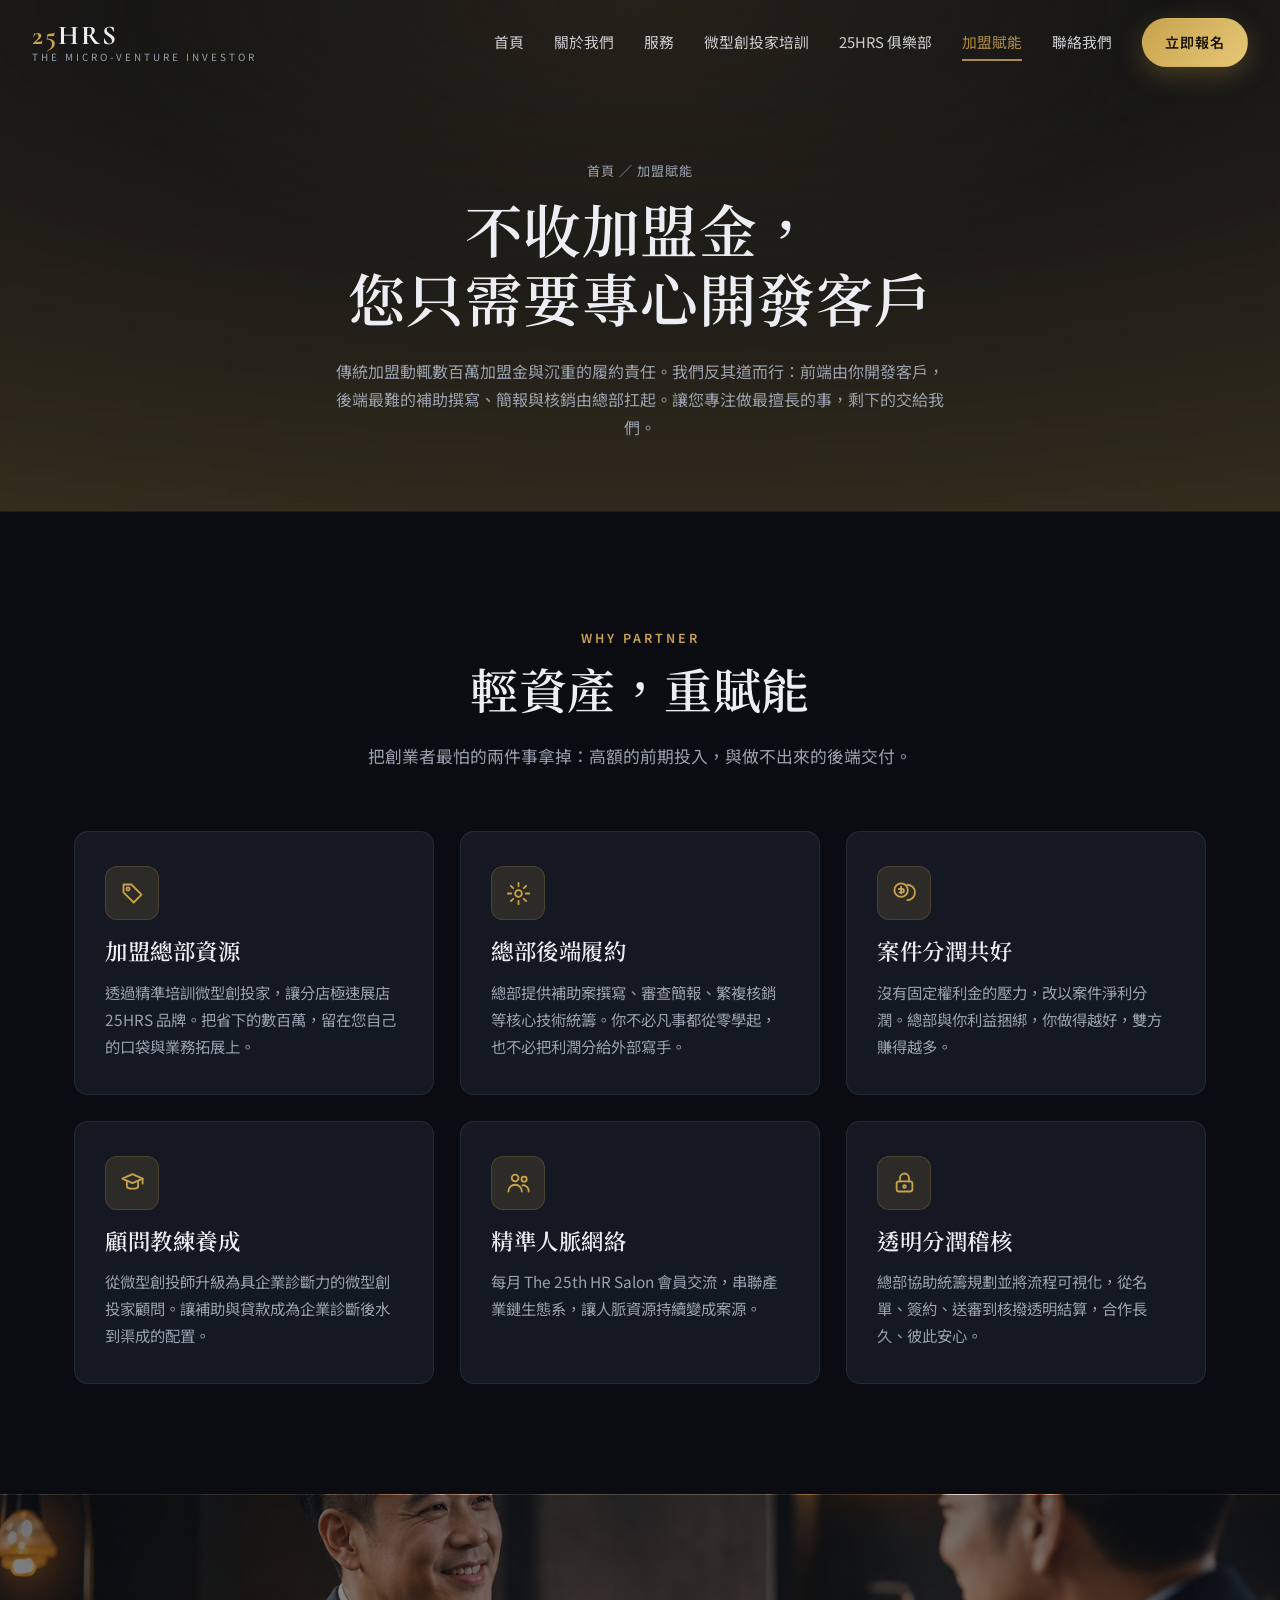
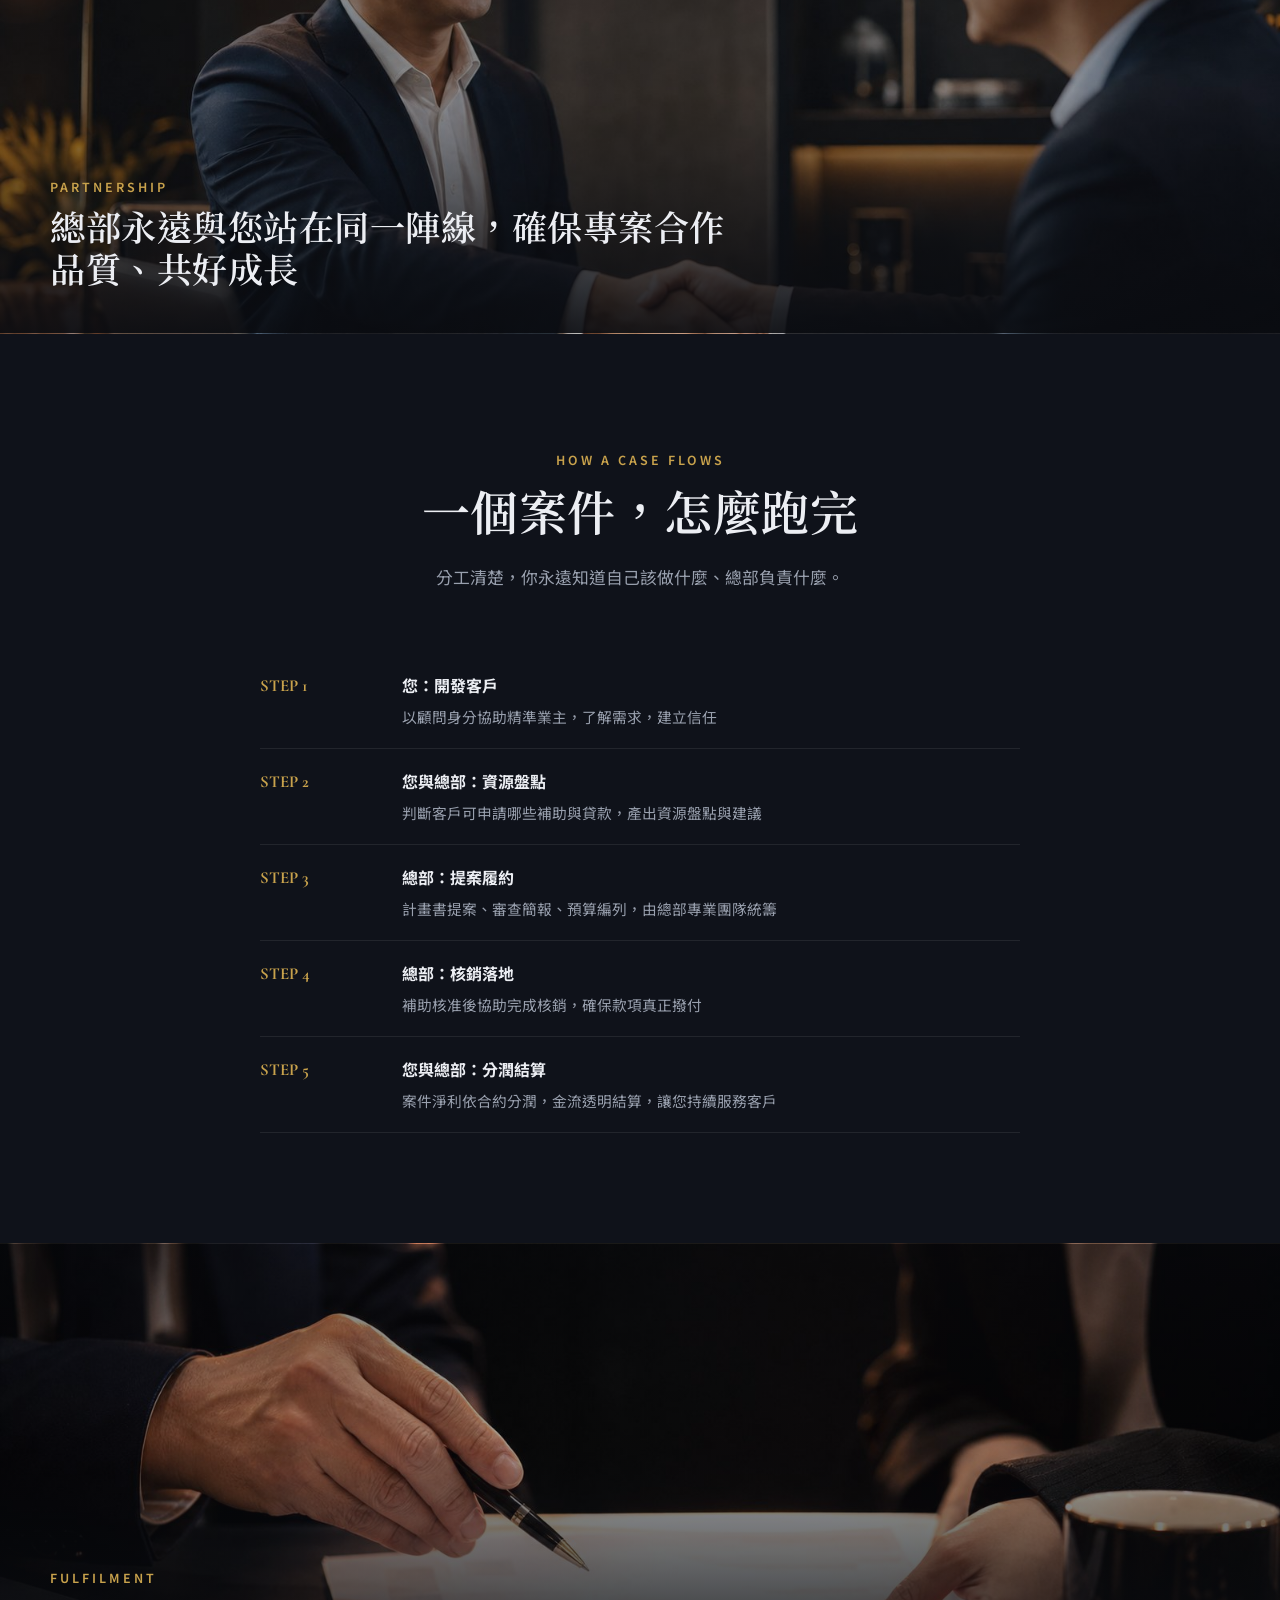
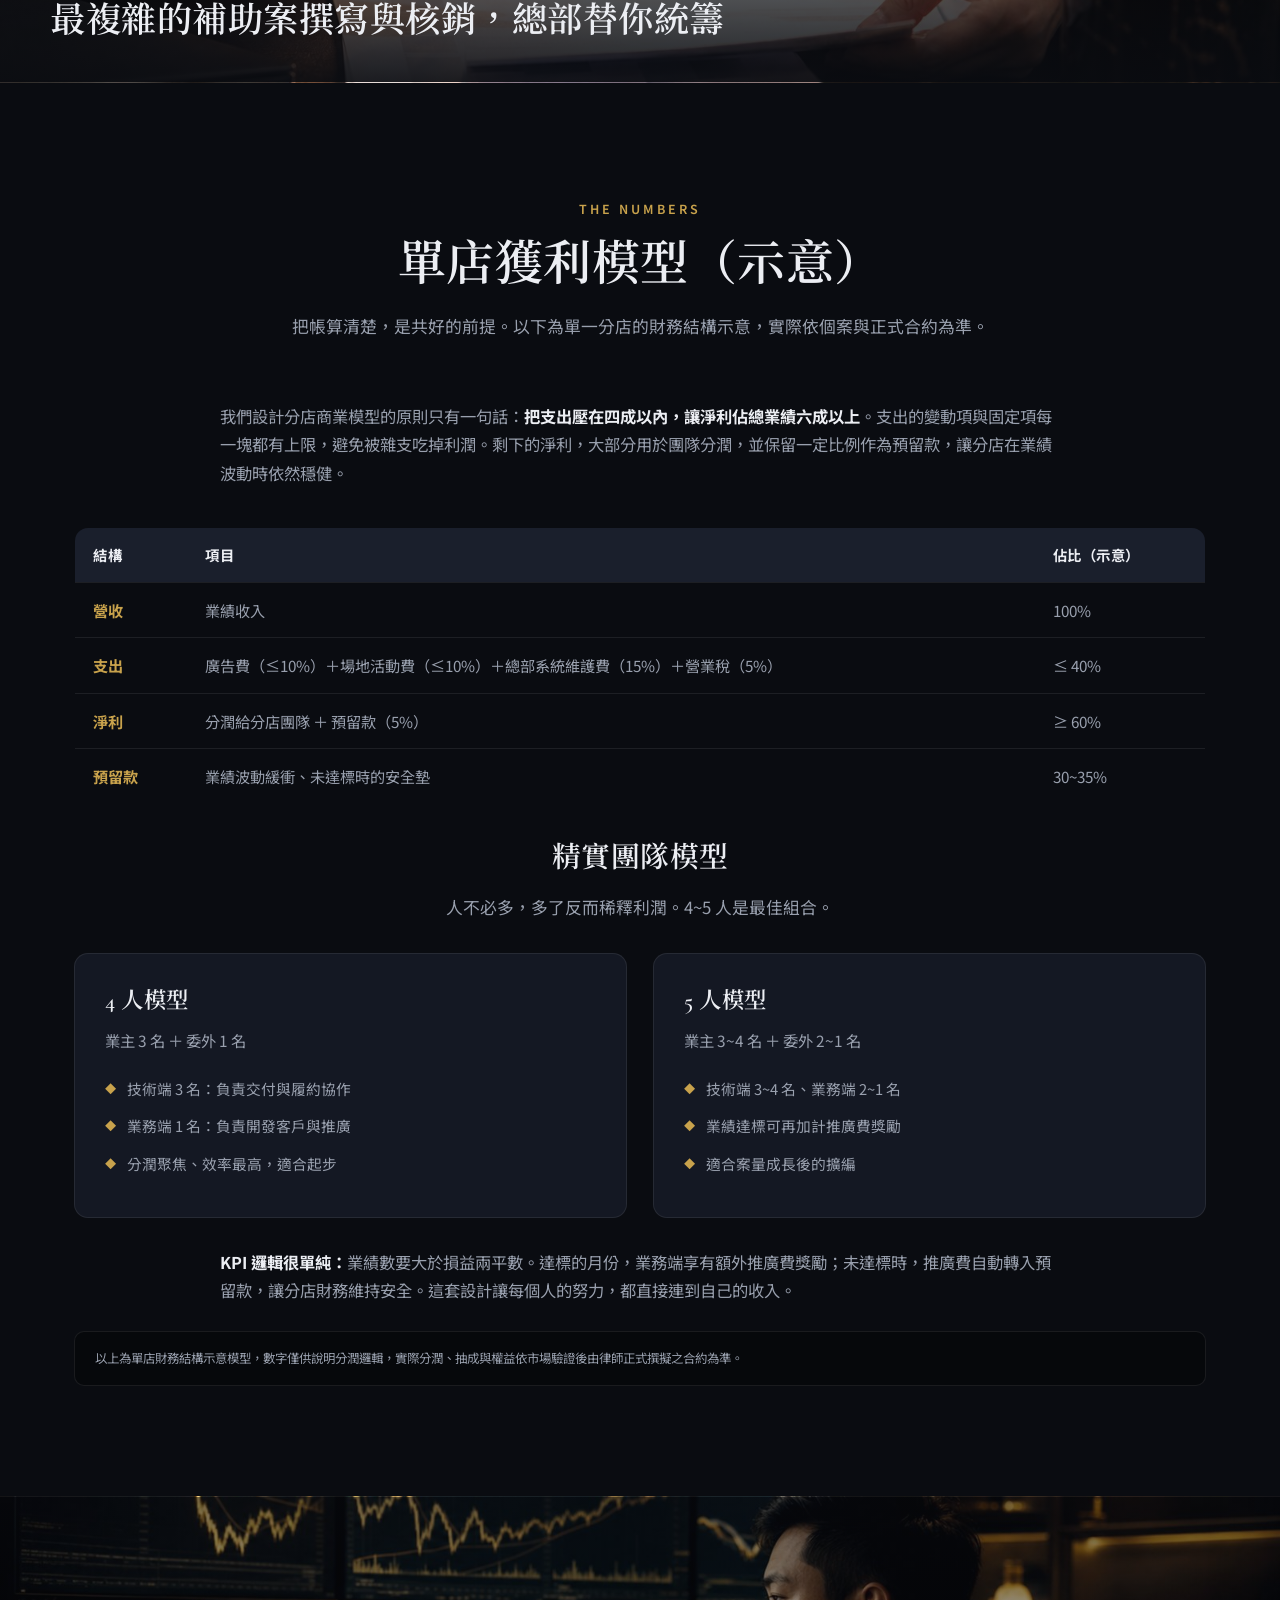
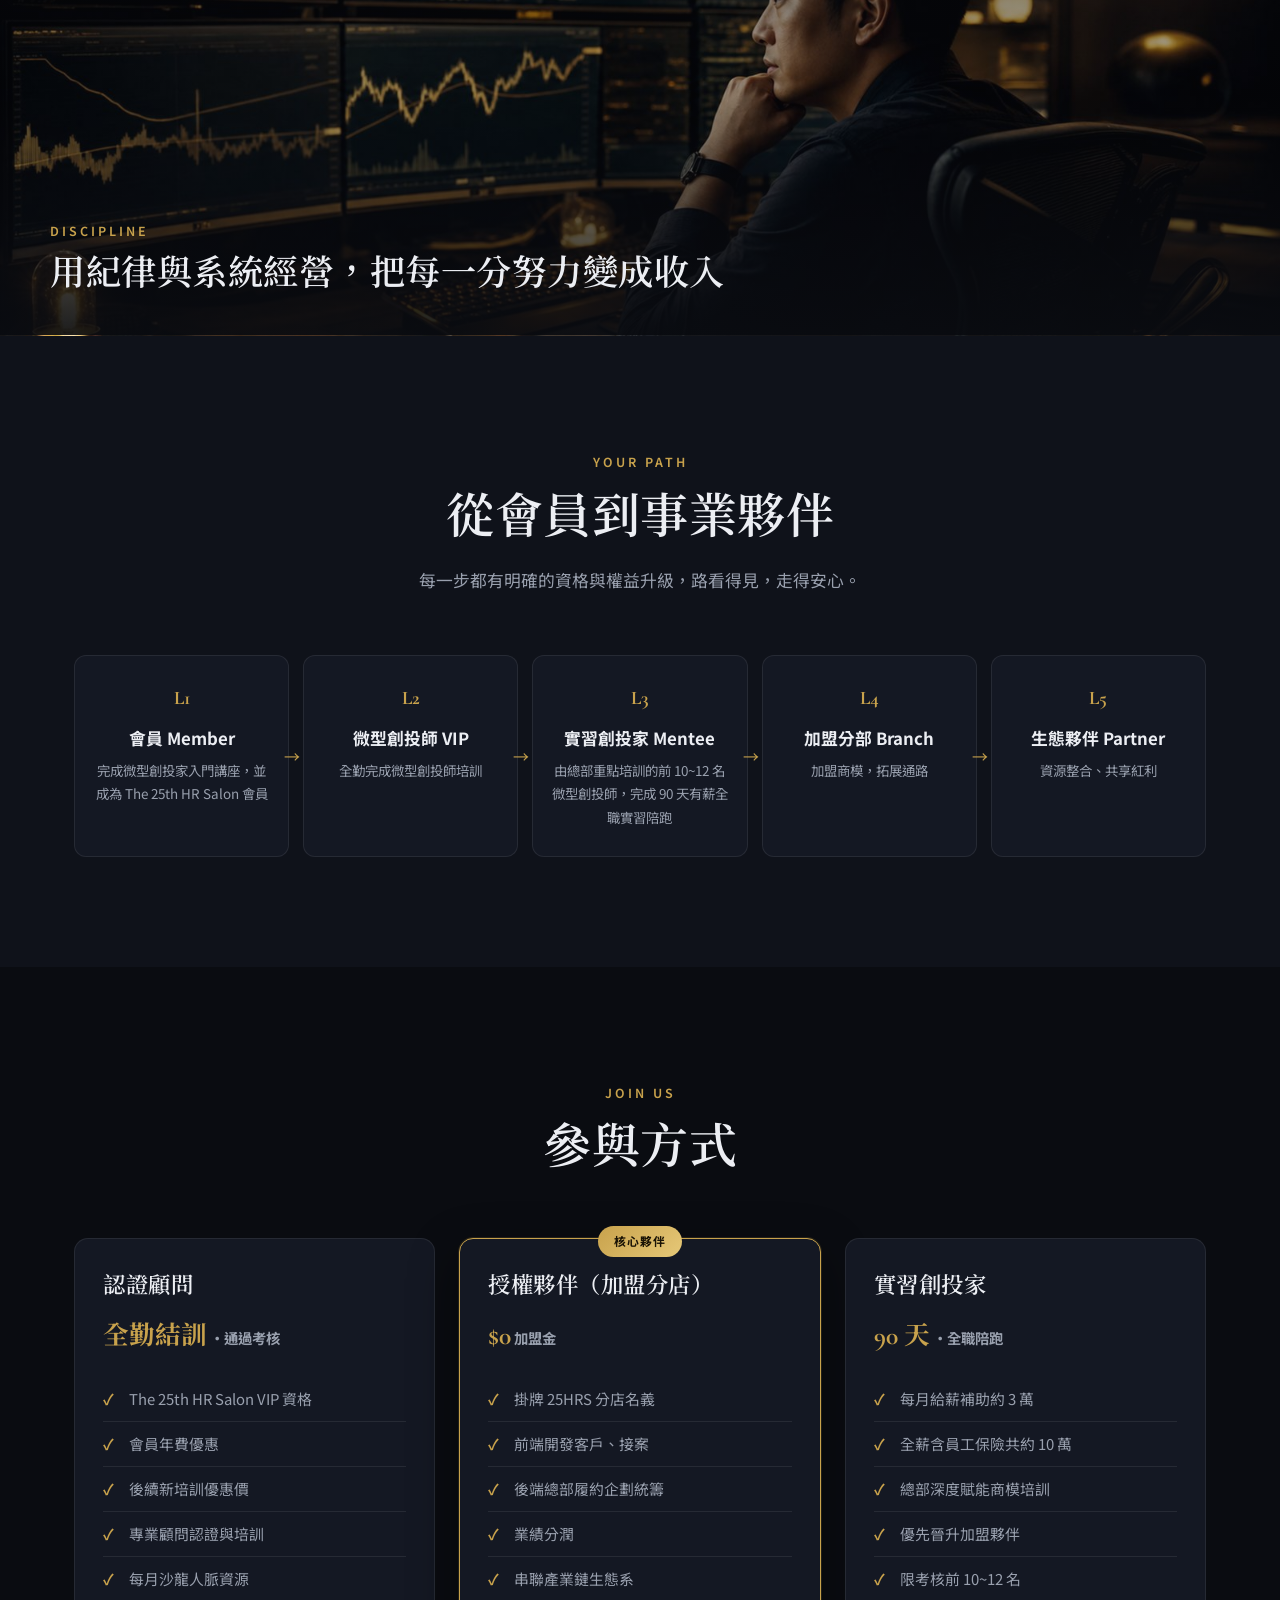
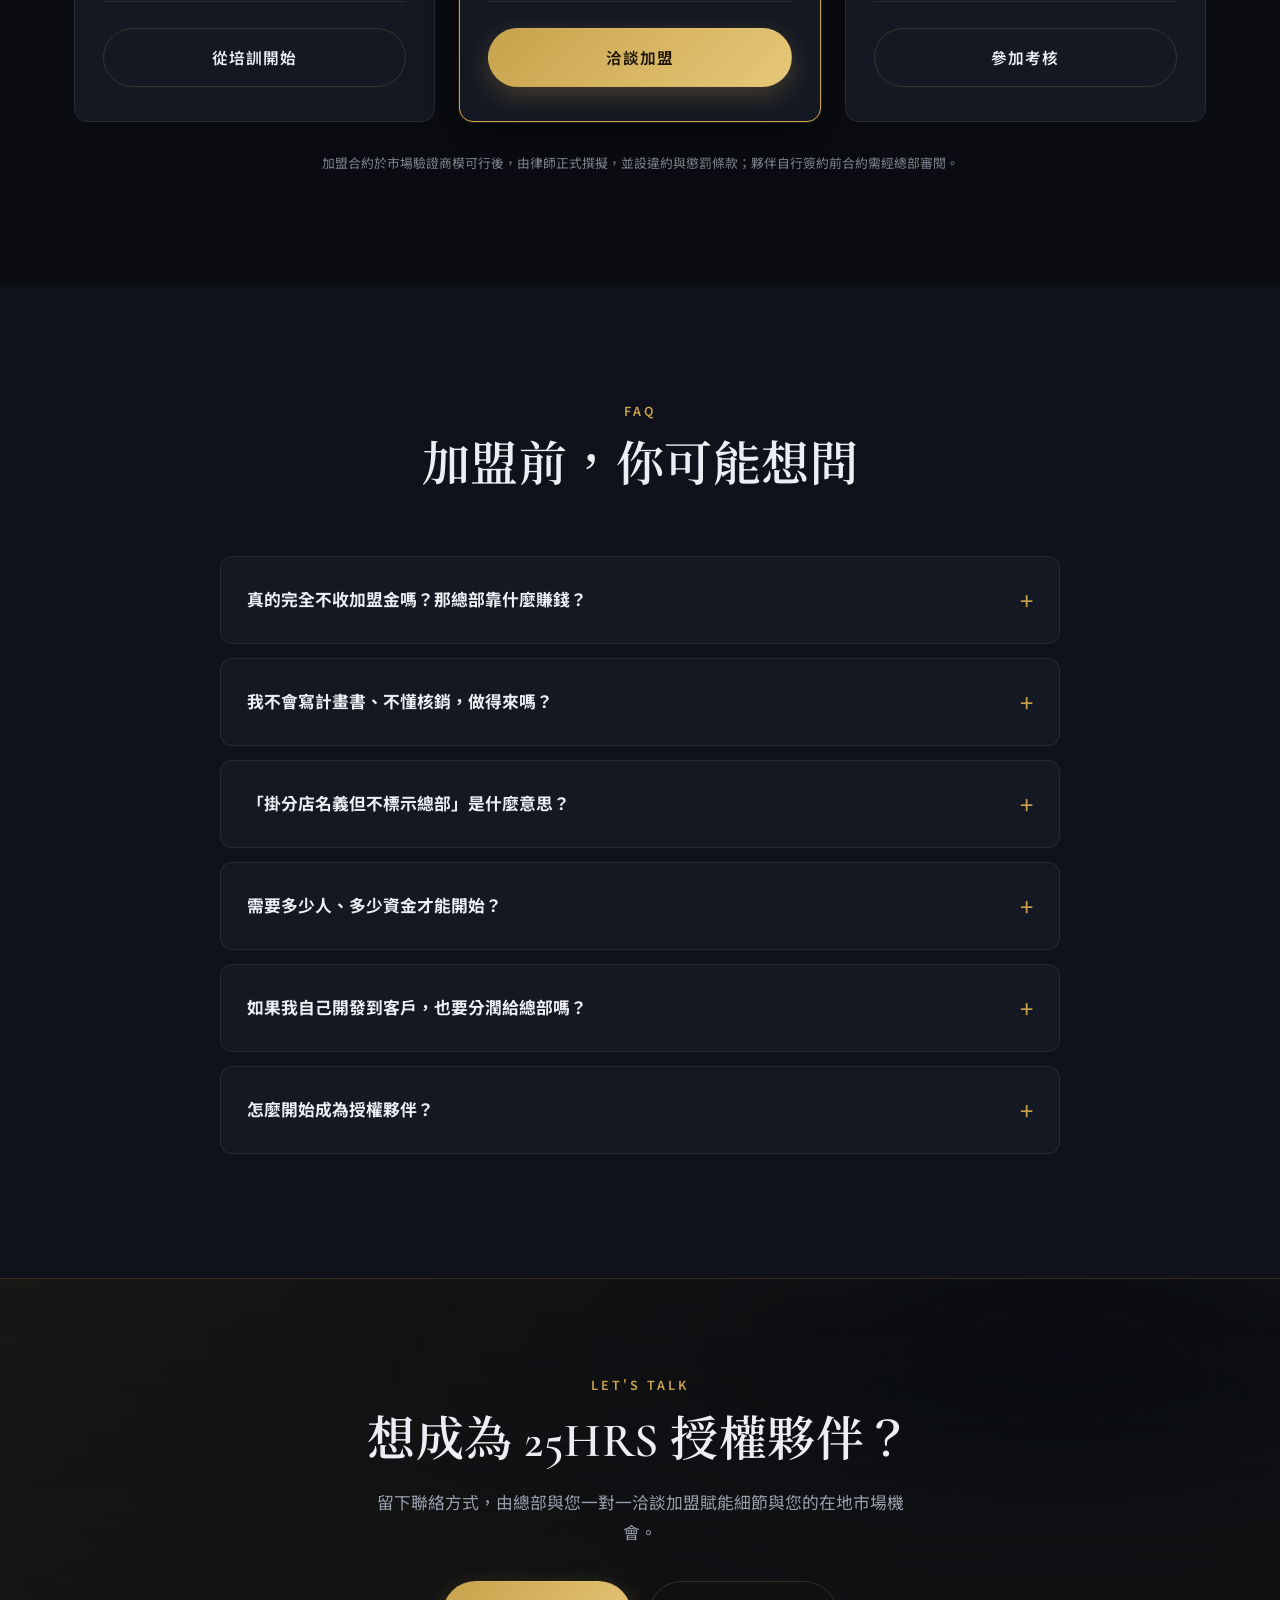
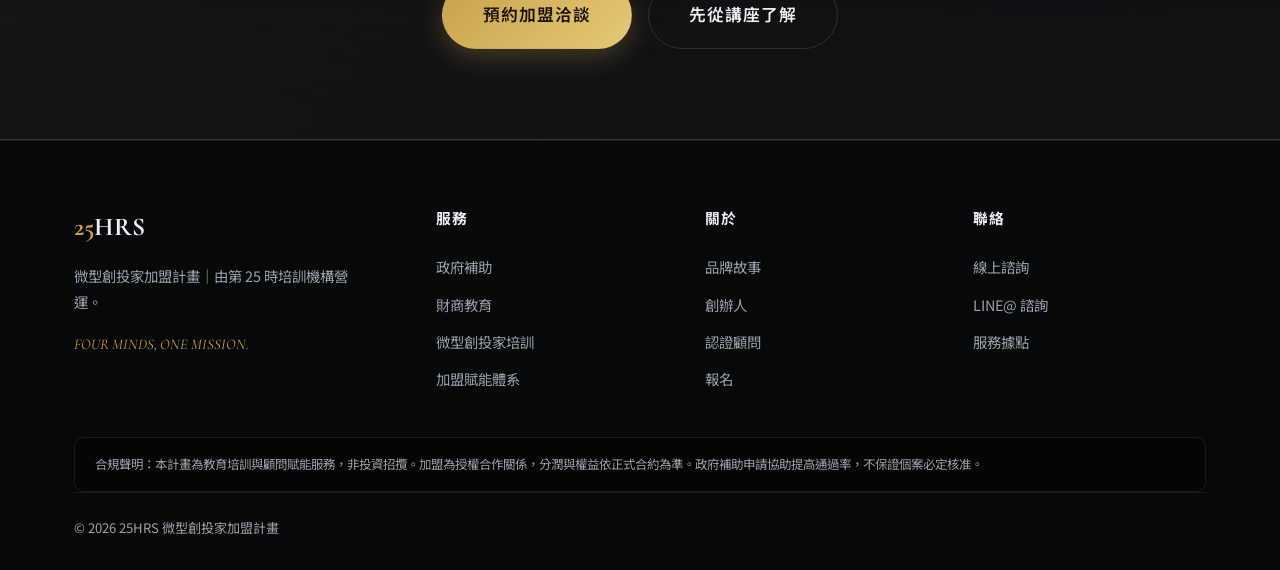
<file: franchise.html>
<!DOCTYPE html>
<html lang="zh-Hant">
<head>
<script>if(location.hostname==='25hrs.tw'){location.replace('https://www.25hrs.tw'+location.pathname+location.search+location.hash);}</script>
<meta charset="UTF-8">
<meta name="viewport" content="width=device-width, initial-scale=1.0">
<title>加盟賦能｜不收加盟金的授權夥伴體系｜25HRS</title>
<meta name="description" content="25HRS 授權夥伴（加盟分店）體系：不收加盟金，前端開發客戶、後端總部履約，案件淨利分潤。完整獲利模型、精實團隊模型、運作流程與常見問題。">
<link rel="preconnect" href="https://fonts.googleapis.com">
<link rel="preconnect" href="https://fonts.gstatic.com" crossorigin>
<link href="https://fonts.googleapis.com/css2?family=Cormorant+Garamond:ital,wght@0,500;0,600;0,700;1,500&family=Noto+Sans+TC:wght@400;500;700&family=Noto+Serif+TC:wght@600;700&display=swap" rel="stylesheet">
<meta property="og:image" content="https://www.25hrs.tw/assets/img/brand-emblem.png">
<link rel="icon" href="assets/favicon.svg" type="image/svg+xml">
<link rel="apple-touch-icon" href="assets/img/brand-emblem.png">
<link rel="canonical" href="https://www.25hrs.tw/franchise.html">
<link rel="stylesheet" href="assets/style.css">
</head>
<body>

<header class="topbar">
  <a href="index.html" class="brand"><span class="logo"><b>25</b>HRS</span><span class="tag">The Micro-Venture Investor</span></a>
  <nav class="nav">
    <a href="index.html" class="link">首頁</a>
    <a href="about.html" class="link">關於我們</a>
    <a href="services.html" class="link">服務</a>
    <a href="course.html" class="link">微型創投家培訓</a>
    <a href="club.html" class="link">25HRS 俱樂部</a>
    <a href="franchise.html" class="link active">加盟賦能</a>
    <a href="contact.html" class="link">聯絡我們</a>
    <a href="https://docs.google.com/forms/d/e/1FAIpQLSc5ps5p-ZASvyfICqhhZ7VEv9ArHi0pkQL58nFRSKk_zwUjFw/viewform" class="btn btn-gold">立即報名</a>
  </nav>
  <button class="burger" aria-label="選單"><span></span><span></span><span></span></button>
</header>

<section class="page-hero">
  <div class="container">
    <div class="crumb"><a href="index.html">首頁</a> ／ 加盟賦能</div>
    <h1>不收加盟金，<br>您只需要專心開發客戶</h1>
    <p>傳統加盟動輒數百萬加盟金與沉重的履約責任。我們反其道而行：前端由你開發客戶，後端最難的補助撰寫、簡報與核銷由總部扛起。讓您專注做最擅長的事，剩下的交給我們。</p>
  </div>
</section>

<!-- 為何選 25HRS 加盟 -->
<section class="sec">
  <div class="container">
    <div class="sec-head center reveal"><span class="eyebrow">Why Partner</span><h2>輕資產，重賦能</h2><p>把創業者最怕的兩件事拿掉：高額的前期投入，與做不出來的後端交付。</p></div>
    <div class="grid-3">
      <div class="card reveal"><div class="ic"><svg class="ico"><use href="assets/icons.svg#i-tag"></use></svg></div><h3>加盟總部資源</h3><p>透過精準培訓微型創投家，讓分店極速展店 25HRS 品牌。把省下的數百萬，留在您自己的口袋與業務拓展上。</p></div>
      <div class="card reveal"><div class="ic"><svg class="ico"><use href="assets/icons.svg#i-gear"></use></svg></div><h3>總部後端履約</h3><p>總部提供補助案撰寫、審查簡報、繁複核銷等核心技術統籌。你不必凡事都從零學起，也不必把利潤分給外部寫手。</p></div>
      <div class="card reveal"><div class="ic"><svg class="ico"><use href="assets/icons.svg#i-coins"></use></svg></div><h3>案件分潤共好</h3><p>沒有固定權利金的壓力，改以案件淨利分潤。總部與你利益捆綁，你做得越好，雙方賺得越多。</p></div>
      <div class="card reveal"><div class="ic"><svg class="ico"><use href="assets/icons.svg#i-cap"></use></svg></div><h3>顧問教練養成</h3><p>從微型創投師升級為具企業診斷力的微型創投家顧問。讓補助與貸款成為企業診斷後水到渠成的配置。</p></div>
      <div class="card reveal"><div class="ic"><svg class="ico"><use href="assets/icons.svg#i-people"></use></svg></div><h3>精準人脈網絡</h3><p>每月 The 25th HR Salon 會員交流，串聯產業鏈生態系，讓人脈資源持續變成案源。</p></div>
      <div class="card reveal"><div class="ic"><svg class="ico"><use href="assets/icons.svg#i-lock"></use></svg></div><h3>透明分潤稽核</h3><p>總部協助統籌規劃並將流程可視化，從名單、簽約、送審到核撥透明結算，合作長久、彼此安心。</p></div>
    </div>
  </div>
</section>

<section class="scene-band" style="background-image:url(assets/img/scene-handshake.jpg)">
  <div class="container cap reveal"><span class="eyebrow">Partnership</span><h3>總部永遠與您站在同一陣線，確保專案合作品質、共好成長</h3></div>
</section>

<!-- 案件如何運作 -->
<section class="sec bg-2">
  <div class="container">
    <div class="sec-head center reveal"><span class="eyebrow">How a Case Flows</span><h2>一個案件，怎麼跑完</h2><p>分工清楚，你永遠知道自己該做什麼、總部負責什麼。</p></div>
    <div class="agenda reveal">
      <div class="row"><div class="t">STEP 1</div><div class="d"><b>您：開發客戶</b><span>以顧問身分協助精準業主，了解需求，建立信任</span></div></div>
      <div class="row"><div class="t">STEP 2</div><div class="d"><b>您與總部：資源盤點</b><span>判斷客戶可申請哪些補助與貸款，產出資源盤點與建議</span></div></div>
      <div class="row"><div class="t">STEP 3</div><div class="d"><b>總部：提案履約</b><span>計畫書提案、審查簡報、預算編列，由總部專業團隊統籌</span></div></div>
      <div class="row"><div class="t">STEP 4</div><div class="d"><b>總部：核銷落地</b><span>補助核准後協助完成核銷，確保款項真正撥付</span></div></div>
      <div class="row"><div class="t">STEP 5</div><div class="d"><b>您與總部：分潤結算</b><span>案件淨利依合約分潤，金流透明結算，讓您持續服務客戶</span></div></div>
    </div>
  </div>
</section>

<section class="scene-band" style="background-image:url(assets/img/scene-grant.jpg)">
  <div class="container cap reveal"><span class="eyebrow">Fulfilment</span><h3>最複雜的補助案撰寫與核銷，總部替你統籌</h3></div>
</section>

<!-- 獲利模型 -->
<section class="sec">
  <div class="container">
    <div class="sec-head center reveal"><span class="eyebrow">The Numbers</span><h2>單店獲利模型（示意）</h2><p>把帳算清楚，是共好的前提。以下為單一分店的財務結構示意，實際依個案與正式合約為準。</p></div>

    <div class="prose reveal" style="margin-bottom:40px">
      <p>我們設計分店商業模型的原則只有一句話：<strong>把支出壓在四成以內，讓淨利佔總業績六成以上</strong>。支出的變動項與固定項每一塊都有上限，避免被雜支吃掉利潤。剩下的淨利，大部分用於團隊分潤，並保留一定比例作為預留款，讓分店在業績波動時依然穩健。</p>
    </div>

    <div class="table-wrap reveal" style="margin-bottom:36px">
      <table class="dtable">
        <thead><tr><th>結構</th><th>項目</th><th>佔比（示意）</th></tr></thead>
        <tbody>
          <tr><td rowspan="1"><b>營收</b></td><td>業績收入</td><td>100%</td></tr>
          <tr><td><b>支出</b></td><td>廣告費（≤10%）＋場地活動費（≤10%）＋總部系統維護費（15%）＋營業稅（5%）</td><td>≤ 40%</td></tr>
          <tr><td><b>淨利</b></td><td>分潤給分店團隊 ＋ 預留款（5%）</td><td>≥ 60%</td></tr>
          <tr><td><b>預留款</b></td><td>業績波動緩衝、未達標時的安全墊</td><td>30~35%</td></tr>
        </tbody>
      </table>
    </div>

    <div class="sec-head center reveal" style="margin:20px auto 30px"><h2 style="font-size:1.8rem">精實團隊模型</h2><p>人不必多，多了反而稀釋利潤。4~5 人是最佳組合。</p></div>
    <div class="grid-2">
      <div class="card reveal">
        <h3>4 人模型</h3>
        <p class="muted" style="margin:8px 0 14px">業主 3 名 ＋ 委外 1 名</p>
        <ul><li>技術端 3 名：負責交付與履約協作</li><li>業務端 1 名：負責開發客戶與推廣</li><li>分潤聚焦、效率最高，適合起步</li></ul>
      </div>
      <div class="card reveal">
        <h3>5 人模型</h3>
        <p class="muted" style="margin:8px 0 14px">業主 3~4 名 ＋ 委外 2~1 名</p>
        <ul><li>技術端 3~4 名、業務端 2~1 名</li><li>業績達標可再加計推廣費獎勵</li><li>適合案量成長後的擴編</li></ul>
      </div>
    </div>
    <div class="prose reveal" style="margin-top:30px">
      <p><strong>KPI 邏輯很單純：</strong>業績數要大於損益兩平數。達標的月份，業務端享有額外推廣費獎勵；未達標時，推廣費自動轉入預留款，讓分店財務維持安全。這套設計讓每個人的努力，都直接連到自己的收入。</p>
    </div>
    <div class="compliance" style="margin-top:26px">以上為單店財務結構示意模型，數字僅供說明分潤邏輯，實際分潤、抽成與權益依市場驗證後由律師正式撰擬之合約為準。</div>
  </div>
</section>

<section class="scene-band" style="background-image:url(assets/img/scene-warroom.jpg)">
  <div class="container cap reveal"><span class="eyebrow">Discipline</span><h3>用紀律與系統經營，把每一分努力變成收入</h3></div>
</section>

<!-- 成長階梯 -->
<section class="sec bg-2">
  <div class="container">
    <div class="sec-head center reveal"><span class="eyebrow">Your Path</span><h2>從會員到事業夥伴</h2><p>每一步都有明確的資格與權益升級，路看得見，走得安心。</p></div>
    <div class="ladder">
      <div class="node reveal"><div class="lvl">L1</div><h4>會員 Member</h4><p>完成微型創投家入門講座，並成為 The 25th HR Salon 會員</p></div>
      <div class="node reveal"><div class="lvl">L2</div><h4>微型創投師 VIP</h4><p>全勤完成微型創投師培訓</p></div>
      <div class="node reveal"><div class="lvl">L3</div><h4>實習創投家 Mentee</h4><p>由總部重點培訓的前 10~12 名微型創投師，完成 90 天有薪全職實習陪跑</p></div>
      <div class="node reveal"><div class="lvl">L4</div><h4>加盟分部 Branch</h4><p>加盟商模，拓展通路</p></div>
      <div class="node reveal"><div class="lvl">L5</div><h4>生態夥伴 Partner</h4><p>資源整合、共享紅利</p></div>
    </div>
  </div>
</section>

<!-- 認證顧問 vs 加盟夥伴 -->
<section class="sec">
  <div class="container">
    <div class="sec-head center reveal"><span class="eyebrow">Join Us</span><h2>參與方式</h2></div>
    <div class="price">
      <div class="plan reveal">
        <h3>認證顧問</h3>
        <div class="p" style="font-size:1.6rem">全勤結訓<small> ・通過考核</small></div>
        <ul>
          <li>The 25th HR Salon VIP 資格</li>
          <li>會員年費優惠</li>
          <li>後續新培訓優惠價</li>
          <li>專業顧問認證與培訓</li>
          <li>每月沙龍人脈資源</li>
        </ul>
        <a href="https://www.25hrs.com.tw/p/apply-training" class="btn btn-ghost" style="width:100%">從培訓開始</a>
      </div>
      <div class="plan feature reveal">
        <div class="ribbon">核心夥伴</div>
        <h3>授權夥伴（加盟分店）</h3>
        <div class="p" style="font-size:1.6rem">$0<small> 加盟金</small></div>
        <ul>
          <li>掛牌 25HRS 分店名義</li>
          <li>前端開發客戶、接案</li>
          <li>後端總部履約企劃統籌</li>
          <li>業績分潤</li>
          <li>串聯產業鏈生態系</li>
        </ul>
        <a href="contact.html" class="btn btn-gold" style="width:100%">洽談加盟</a>
      </div>
      <div class="plan reveal">
        <h3>實習創投家</h3>
        <div class="p" style="font-size:1.6rem">90 天<small> ・全職陪跑</small></div>
        <ul>
          <li>每月給薪補助約 3 萬</li>
          <li>全薪含員工保險共約 10 萬</li>
          <li>總部深度賦能商模培訓</li>
          <li>優先晉升加盟夥伴</li>
          <li>限考核前 10~12 名</li>
        </ul>
        <a href="course.html" class="btn btn-ghost" style="width:100%">參加考核</a>
      </div>
    </div>
    <p class="stats-note">加盟合約於市場驗證商模可行後，由律師正式撰擬，並設違約與懲罰條款；夥伴自行簽約前合約需經總部審閱。</p>
  </div>
</section>

<!-- FAQ -->
<section class="sec bg-2">
  <div class="container">
    <div class="sec-head center reveal"><span class="eyebrow">FAQ</span><h2>加盟前，你可能想問</h2></div>
    <div class="faq reveal">
      <details><summary>真的完全不收加盟金嗎？那總部靠什麼賺錢？</summary><div class="ans">是的，不收加盟金。總部的收益來自總業績的資訊服務費（示意為 15%）。這代表總部只有在你成功取得營收、客戶補助到位時才賺錢，雙方利益完全綁在一起。我們賺的是長期的共好，而不是一次性的短期加盟金。</div></details>
      <details><summary>我不會寫計畫書、不懂核銷，做得來嗎？</summary><div class="ans">這正是 25HRS 商業模式的核心。最難、最需要專業積累的計畫書撰寫、審查簡報與核銷，全部由總部專業團隊負責統籌。您只需要專注在您最擅長的開發客戶與經營關係。我們也會把您訓練成具企業診斷力的顧問，讓您接觸業主時更有底氣。</div></details>
      <details><summary>「掛分店名義但不標示總部」是什麼意思？</summary><div class="ans">你可以用 25HRS 分店的名義在地經營，但不對外標示總部。這是一種風險隔離設計：單一分店若發生狀況，不會連帶影響整體品牌。同時總部會以中央行銷火力，持續強化「25HRS 專業履約」的品牌認知，讓你的接案更有公信力。</div></details>
      <details><summary>需要多少人、多少資金才能開始？</summary><div class="ans">我們建議精實的 4~5 人團隊（技術端 3~4、業務端 1~2），人多反而稀釋利潤。由於不收加盟金、後端由總部履約，你的前期投入主要在團隊與在地業務開發，相較傳統加盟大幅降低。</div></details>
      <details><summary>如果我自己開發到客戶，也要分潤給總部嗎？</summary><div class="ans">是的。這正是分店享有總部資源協助的成本，總部即依資訊服務費（示意為 15%）。這確保總部能持續投入產能與系統優化，維持高品質交付。所有結算透過總部明確核銷透明可視，杜絕爭議。</div></details>
      <details><summary>怎麼開始成為授權夥伴？</summary><div class="ans">路徑是：全勤完成總部的培訓，並通過考核取得總部頒發的微型創投師資格，表現優異者可進一步成為 90 天全職陪跑的實習創投家，最終升級為掛牌分部的授權夥伴。也歡迎直接與我們洽談您的狀況。</div></details>
    </div>
  </div>
</section>

<section class="cta-band">
  <div class="container">
    <span class="eyebrow">Let's Talk</span>
    <h2>想成為 25HRS 授權夥伴？</h2>
    <p>留下聯絡方式，由總部與您一對一洽談加盟賦能細節與您的在地市場機會。</p>
    <div class="hero-cta"><a href="https://line.me/R/ti/p/@205yizic" class="btn btn-gold btn-lg">預約加盟洽談</a><a href="https://docs.google.com/forms/d/e/1FAIpQLSc5ps5p-ZASvyfICqhhZ7VEv9ArHi0pkQL58nFRSKk_zwUjFw/viewform" class="btn btn-ghost btn-lg">先從講座了解</a></div>
  </div>
</section>

<footer class="footer">
  <div class="container">
    <div class="footer-grid">
      <div><span class="logo" style="font-family:var(--serif);font-size:1.6rem;font-weight:700"><b style="color:var(--gold)">25</b>HRS</span><p class="desc">微型創投家加盟計畫｜由第 25 時培訓機構營運。</p><p class="mission">FOUR MINDS, ONE MISSION.</p></div>
      <div><h4>服務</h4><a href="services.html">政府補助</a><a href="services.html">財商教育</a><a href="course.html">微型創投家培訓</a><a href="franchise.html">加盟賦能體系</a></div>
      <div><h4>關於</h4><a href="about.html">品牌故事</a><a href="about.html">創辦人</a><a href="franchise.html">認證顧問</a><a href="contact.html">報名</a></div>
      <div><h4>聯絡</h4><a href="contact.html">線上諮詢</a><a href="https://line.me/R/ti/p/@205yizic" target="_blank" rel="noopener">LINE@ 諮詢</a><a href="contact.html">服務據點</a></div>
    </div>
    <div class="compliance">合規聲明：本計畫為教育培訓與顧問賦能服務，非投資招攬。加盟為授權合作關係，分潤與權益依正式合約為準。政府補助申請協助提高通過率，不保證個案必定核准。</div>
    <div class="footer-bottom"><span>© 2026 25HRS 微型創投家加盟計畫</span></div>
  </div>
</footer>

<div class="mobile-cta"><a href="https://line.me/R/ti/p/@205yizic" class="btn btn-ghost">加盟洽談</a><a href="https://docs.google.com/forms/d/e/1FAIpQLSc5ps5p-ZASvyfICqhhZ7VEv9ArHi0pkQL58nFRSKk_zwUjFw/viewform" class="btn btn-gold">立即報名</a></div>
<script src="assets/main.js"></script>
</body>
</html>
</file>
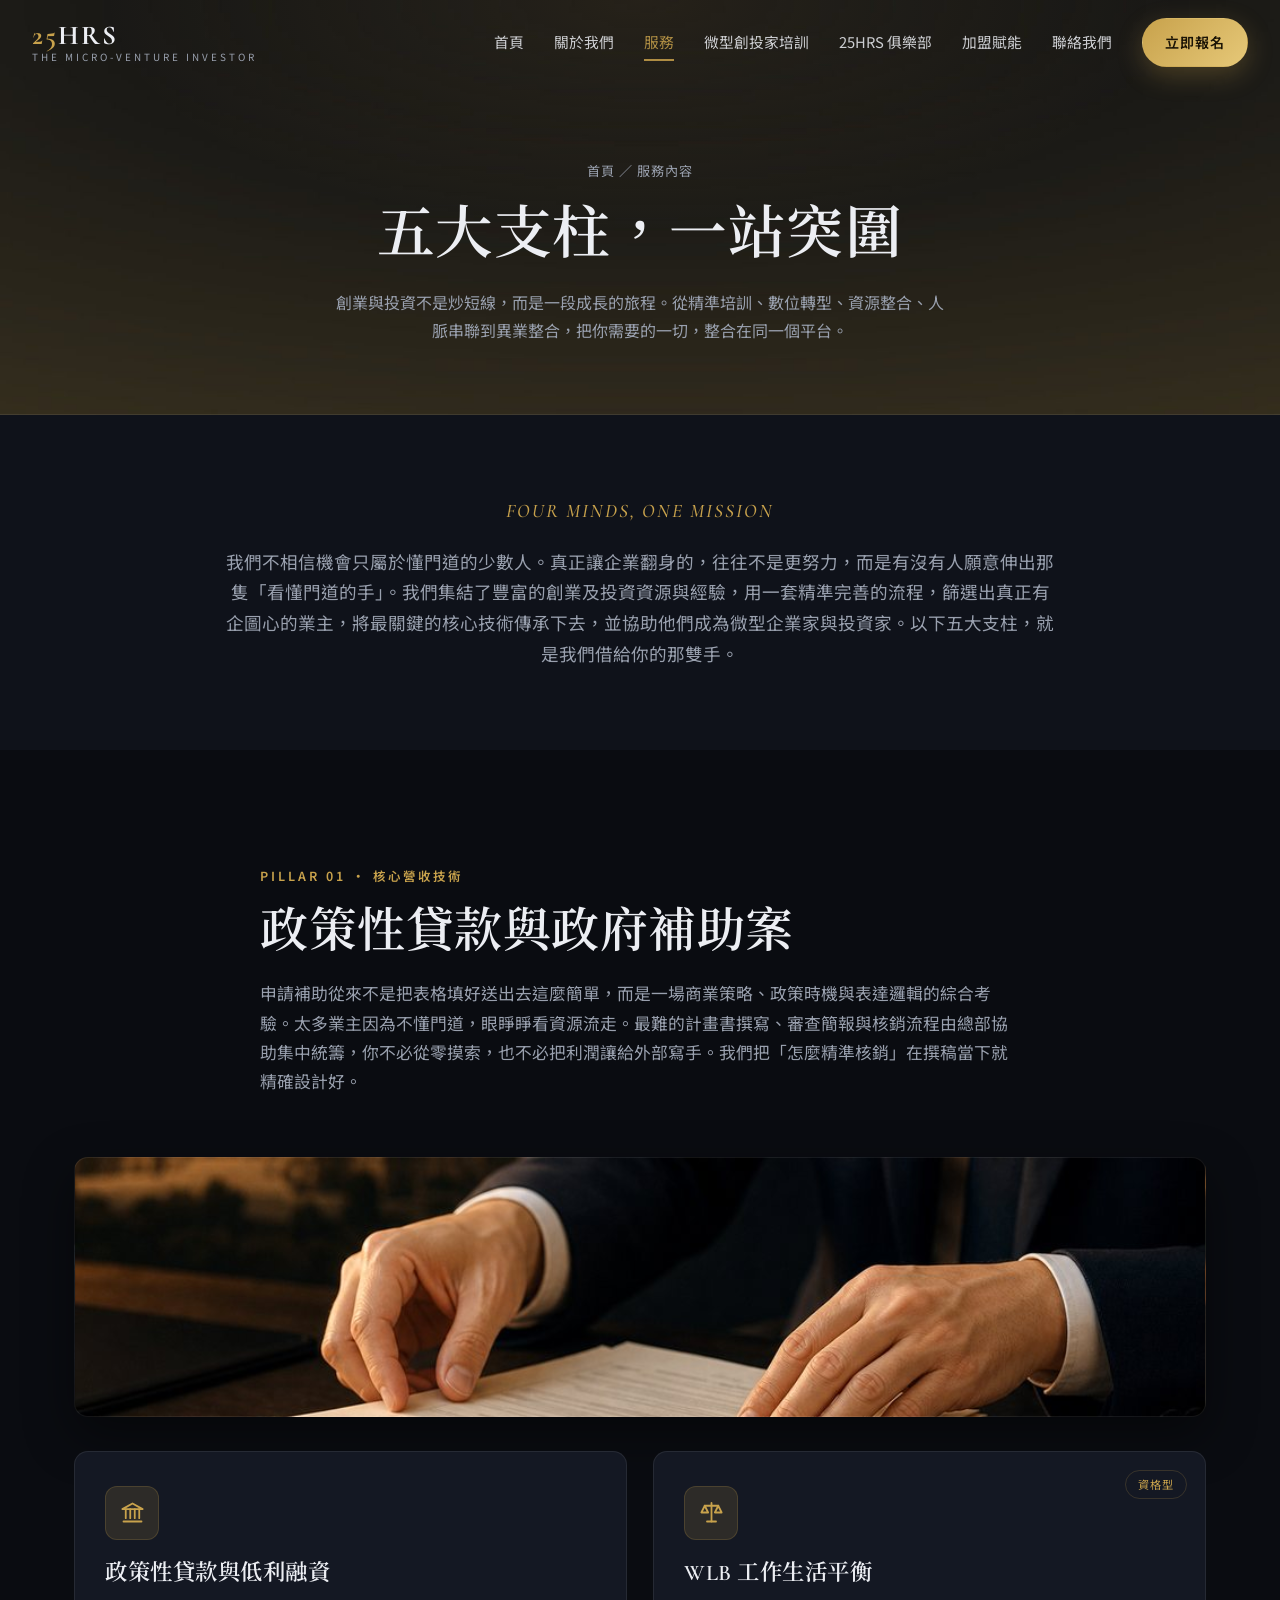
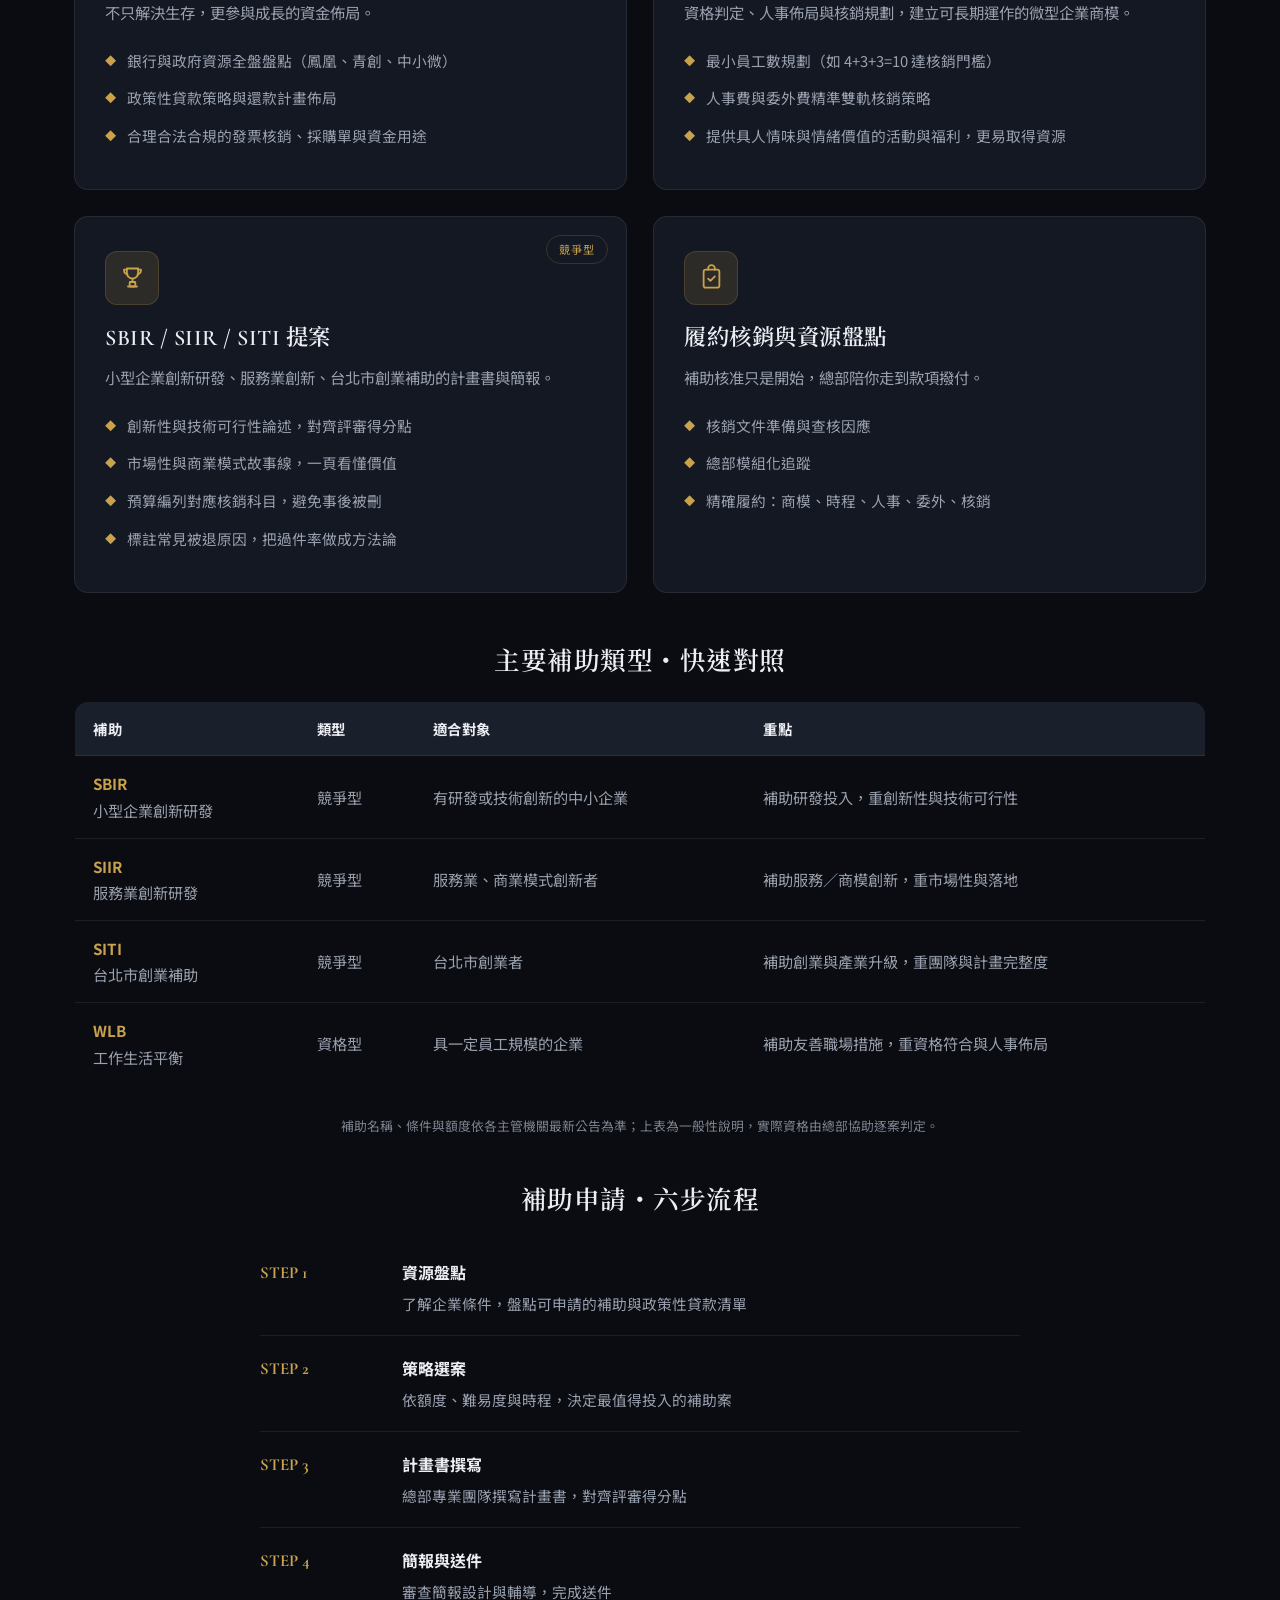
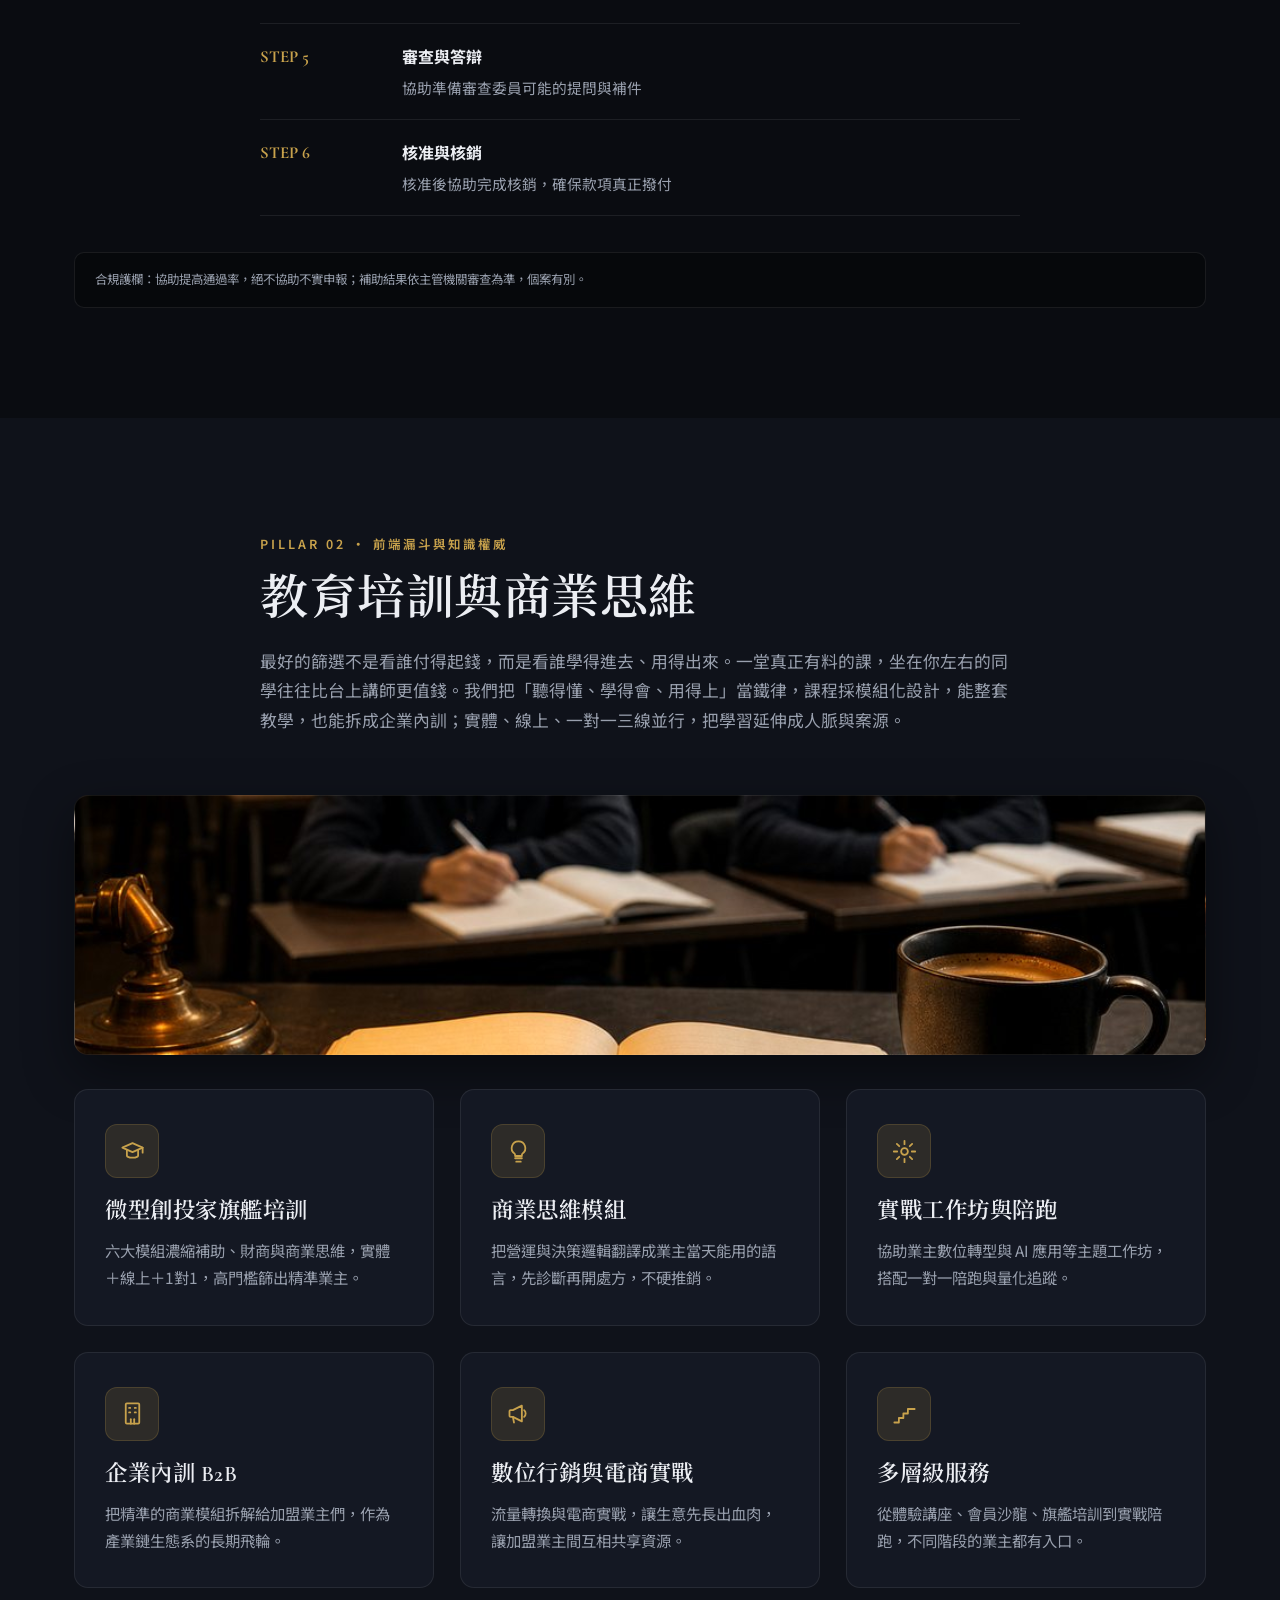
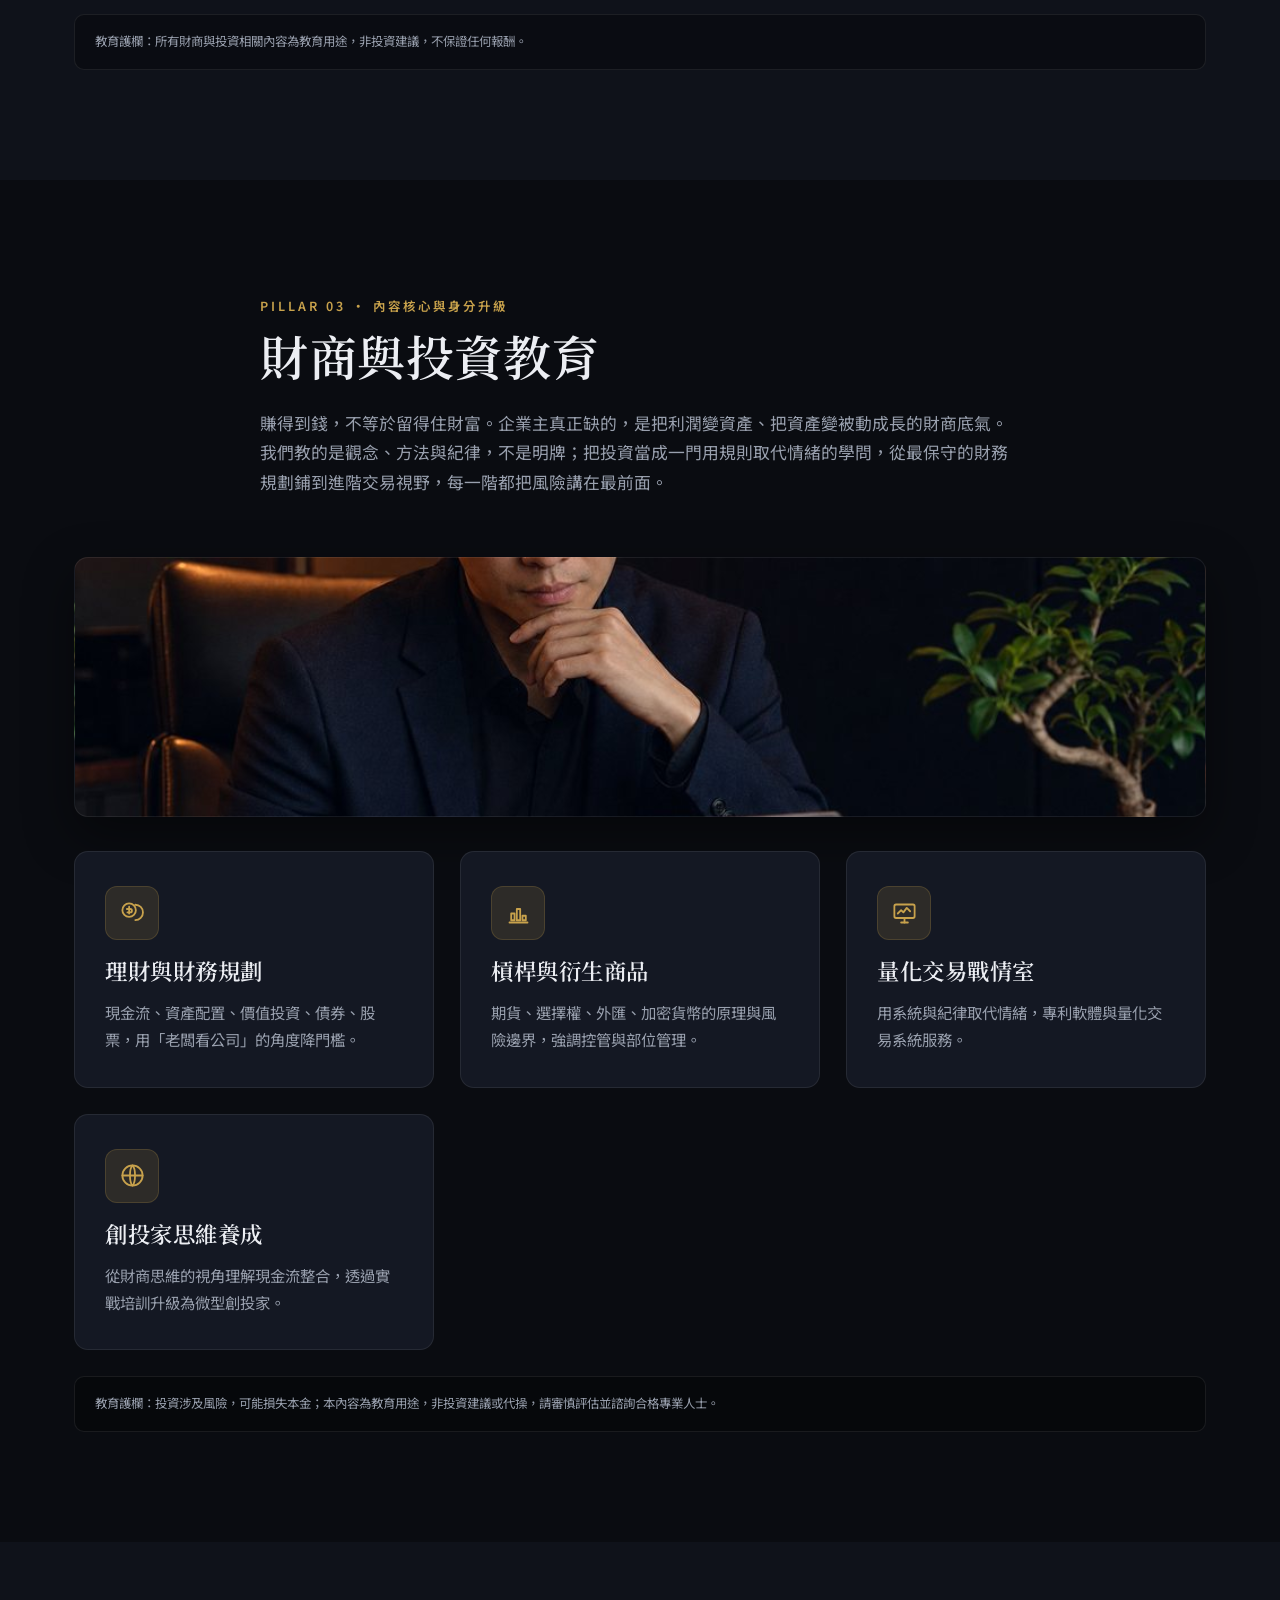
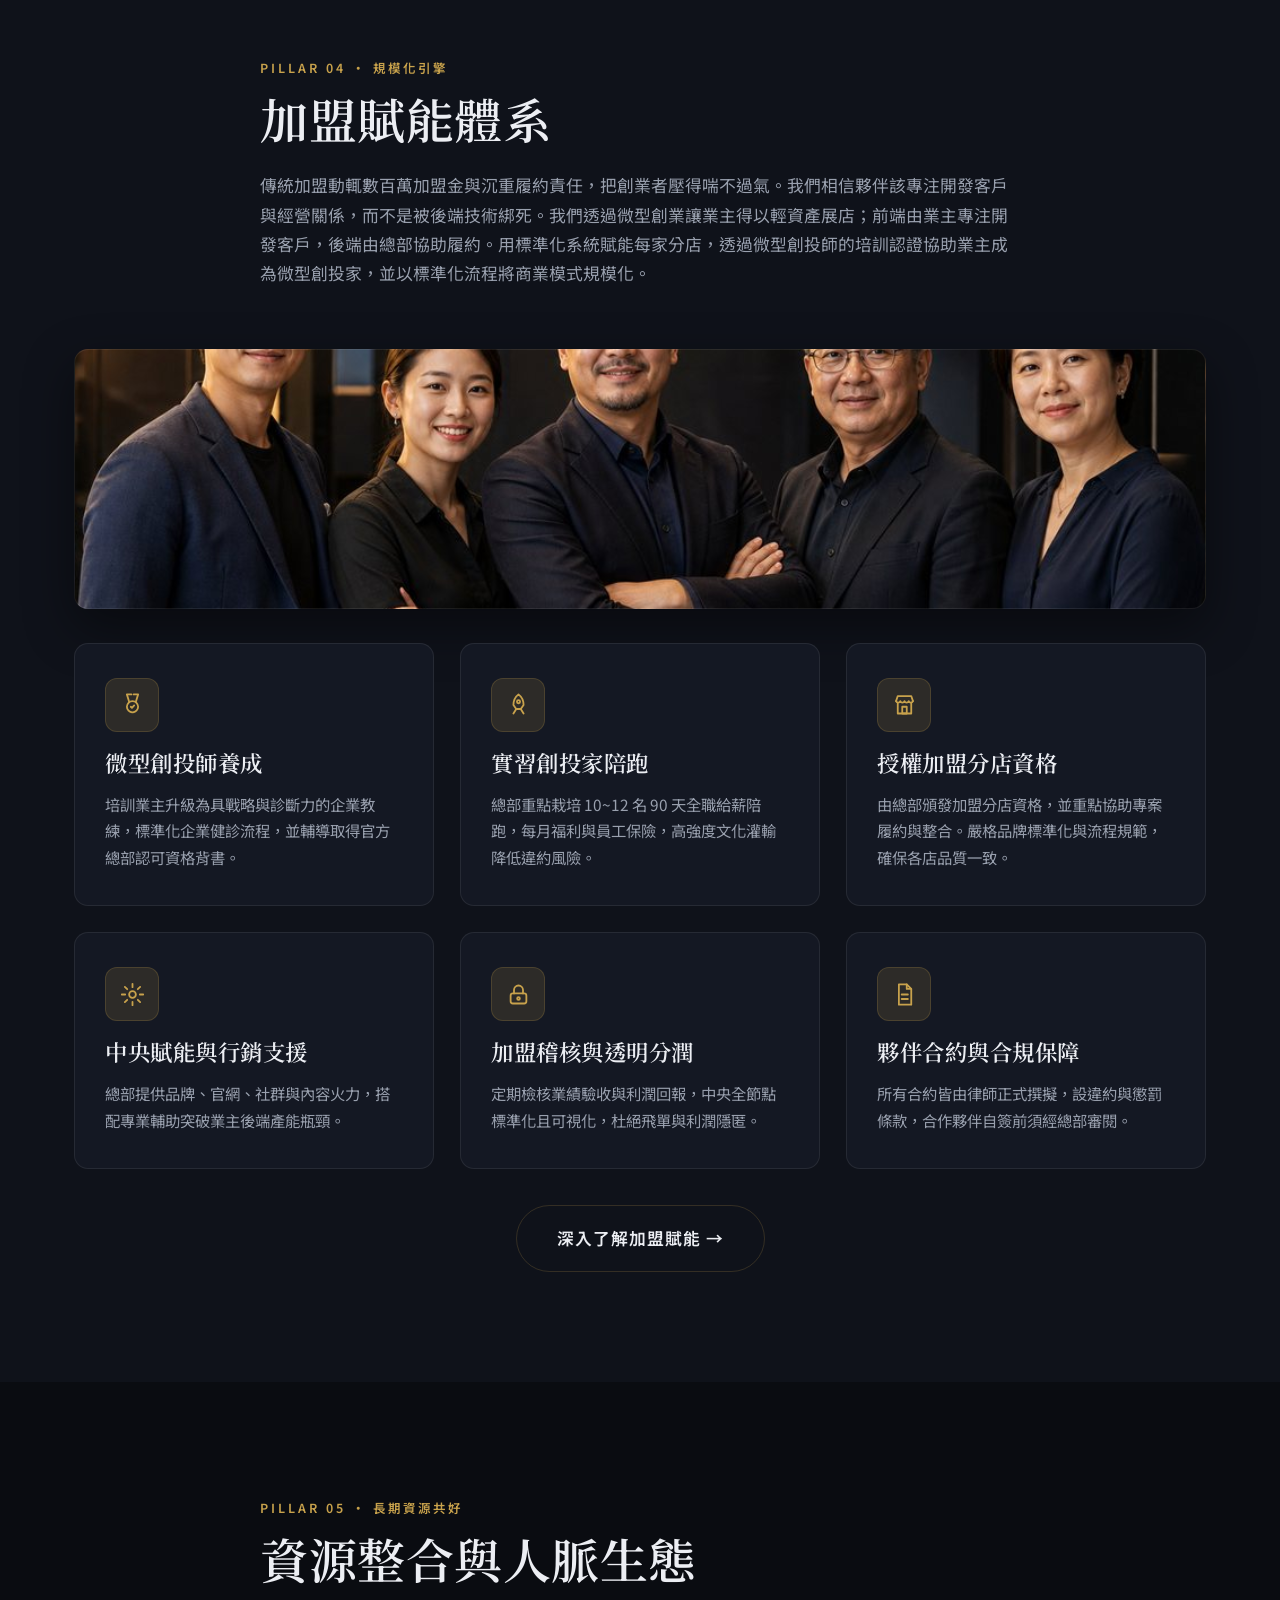
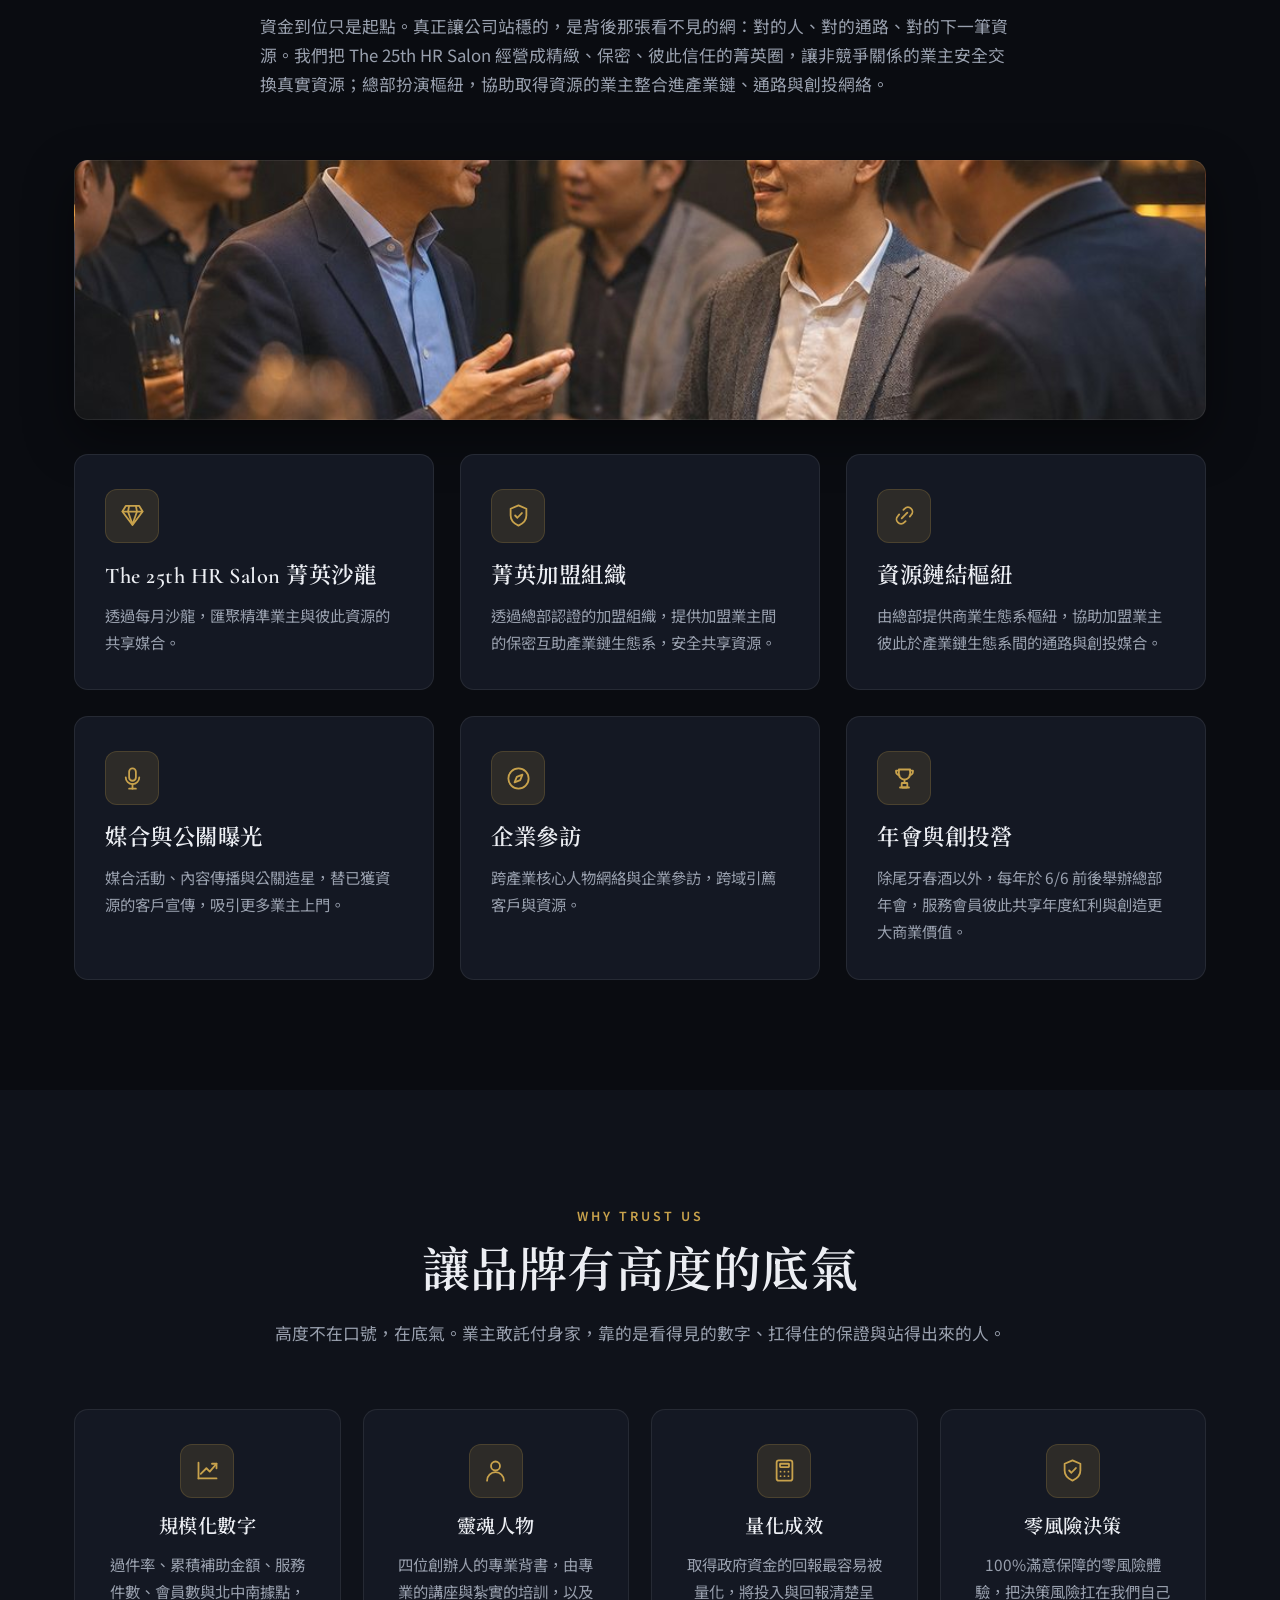
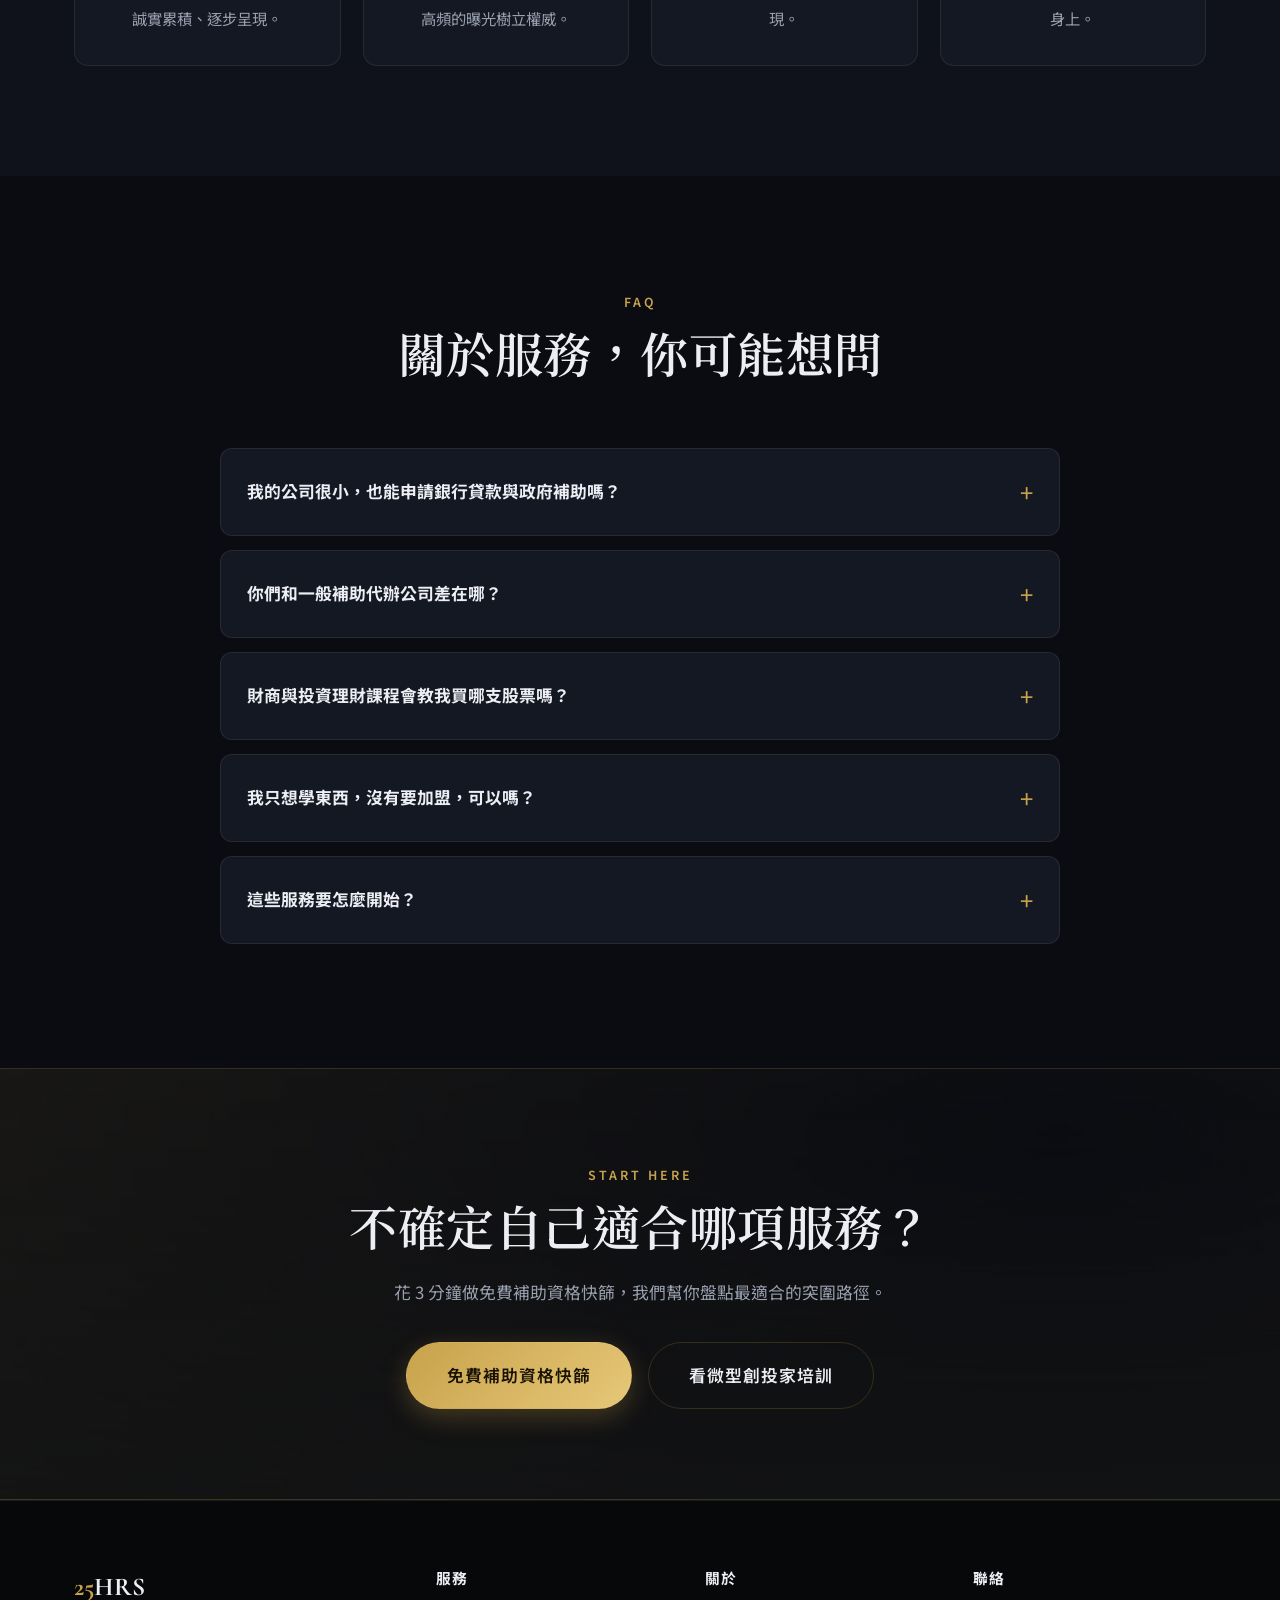
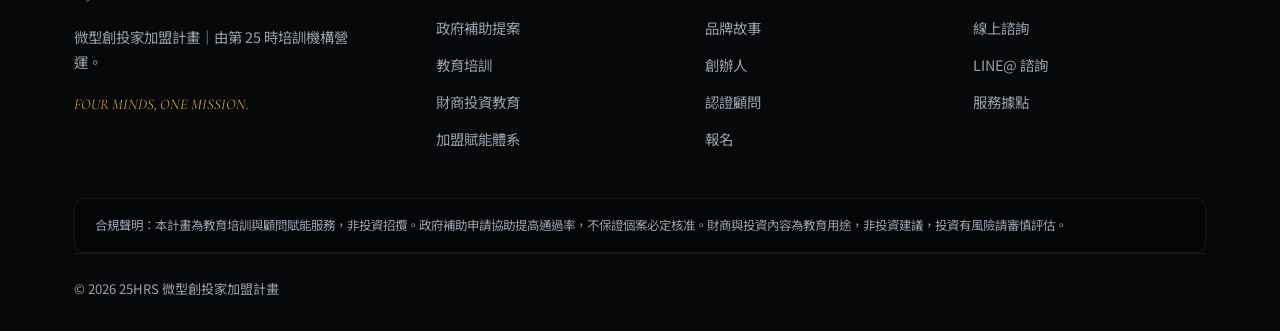
<file: services.html>
<!DOCTYPE html>
<html lang="zh-Hant">
<head>
<script>if(location.hostname==='25hrs.tw'){location.replace('https://www.25hrs.tw'+location.pathname+location.search+location.hash);}</script>
<meta charset="UTF-8">
<meta name="viewport" content="width=device-width, initial-scale=1.0">
<title>服務內容｜政府補助・教育培訓・財商投資・加盟賦能・資源生態｜25HRS</title>
<meta name="description" content="25HRS 五大服務支柱完整內容：政府補助與政策性貸款、教育培訓與商業思維、財商與投資教育、加盟賦能體系、資源整合與人脈生態。一站突圍。">
<link rel="preconnect" href="https://fonts.googleapis.com">
<link rel="preconnect" href="https://fonts.gstatic.com" crossorigin>
<link href="https://fonts.googleapis.com/css2?family=Cormorant+Garamond:ital,wght@0,500;0,600;0,700;1,500&family=Noto+Sans+TC:wght@400;500;700&family=Noto+Serif+TC:wght@600;700&display=swap" rel="stylesheet">
<meta property="og:image" content="https://www.25hrs.tw/assets/img/brand-emblem.png">
<link rel="icon" href="assets/favicon.svg" type="image/svg+xml">
<link rel="apple-touch-icon" href="assets/img/brand-emblem.png">
<link rel="canonical" href="https://www.25hrs.tw/services.html">
<link rel="stylesheet" href="assets/style.css">
</head>
<body>

<header class="topbar">
  <a href="index.html" class="brand"><span class="logo"><b>25</b>HRS</span><span class="tag">The Micro-Venture Investor</span></a>
  <nav class="nav">
    <a href="index.html" class="link">首頁</a>
    <a href="about.html" class="link">關於我們</a>
    <a href="services.html" class="link active">服務</a>
    <a href="course.html" class="link">微型創投家培訓</a>
    <a href="club.html" class="link">25HRS 俱樂部</a>
    <a href="franchise.html" class="link">加盟賦能</a>
    <a href="contact.html" class="link">聯絡我們</a>
    <a href="https://docs.google.com/forms/d/e/1FAIpQLSc5ps5p-ZASvyfICqhhZ7VEv9ArHi0pkQL58nFRSKk_zwUjFw/viewform" class="btn btn-gold">立即報名</a>
  </nav>
  <button class="burger" aria-label="選單"><span></span><span></span><span></span></button>
</header>

<section class="page-hero">
  <div class="container">
    <div class="crumb"><a href="index.html">首頁</a> ／ 服務內容</div>
    <h1>五大支柱，一站突圍</h1>
    <p>創業與投資不是炒短線，而是一段成長的旅程。從精準培訓、數位轉型、資源整合、人脈串聯到異業整合，把你需要的一切，整合在同一個平台。</p>
  </div>
</section>

<!-- 信念導言（黃金圈：信念→做法→內容） -->
<section class="sec-sm bg-2">
  <div class="container" style="max-width:880px;text-align:center">
    <p class="h-en" style="font-size:1.2rem">FOUR MINDS, ONE MISSION</p>
    <p class="muted" style="font-size:1.1rem;margin-top:18px">我們不相信機會只屬於懂門道的少數人。真正讓企業翻身的，往往不是更努力，而是有沒有人願意伸出那隻「看懂門道的手」。我們集結了豐富的創業及投資資源與經驗，用一套精準完善的流程，篩選出真正有企圖心的業主，將最關鍵的核心技術傳承下去，並協助他們成為微型企業家與投資家。以下五大支柱，就是我們借給你的那雙手。</p>
  </div>
</section>

<!-- P1 政府補助 -->
<section class="sec">
  <div class="container">
    <div class="sec-head reveal">
      <span class="eyebrow">Pillar 01 ・ 核心營收技術</span>
      <h2>政策性貸款與政府補助案</h2>
      <p>申請補助從來不是把表格填好送出去這麼簡單，而是一場商業策略、政策時機與表達邏輯的綜合考驗。太多業主因為不懂門道，眼睜睜看資源流走。最難的計畫書撰寫、審查簡報與核銷流程由總部協助集中統籌，你不必從零摸索，也不必把利潤讓給外部寫手。我們把「怎麼精準核銷」在撰稿當下就精確設計好。</p>
    </div>
    <div class="pillar-img" style="background-image:url(assets/img/pillar-grant.jpg)"></div>
    <div class="grid-2">
      <div class="card reveal"><div class="ic"><svg class="ico"><use href="assets/icons.svg#i-bank"></use></svg></div><h3>政策性貸款與低利融資</h3><p>不只解決生存，更參與成長的資金佈局。</p>
        <ul><li>銀行與政府資源全盤盤點（鳳凰、青創、中小微）</li><li>政策性貸款策略與還款計畫佈局</li><li>合理合法合規的發票核銷、採購單與資金用途</li></ul></div>
      <div class="card reveal"><span class="tag-chip">資格型</span><div class="ic"><svg class="ico"><use href="assets/icons.svg#i-scale"></use></svg></div><h3>WLB 工作生活平衡</h3><p>資格判定、人事佈局與核銷規劃，建立可長期運作的微型企業商模。</p>
        <ul><li>最小員工數規劃（如 4+3+3=10 達核銷門檻）</li><li>人事費與委外費精準雙軌核銷策略</li><li>提供具人情味與情緒價值的活動與福利，更易取得資源</li></ul></div>
      <div class="card reveal"><span class="tag-chip">競爭型</span><div class="ic"><svg class="ico"><use href="assets/icons.svg#i-trophy"></use></svg></div><h3>SBIR / SIIR / SITI 提案</h3><p>小型企業創新研發、服務業創新、台北市創業補助的計畫書與簡報。</p>
        <ul><li>創新性與技術可行性論述，對齊評審得分點</li><li>市場性與商業模式故事線，一頁看懂價值</li><li>預算編列對應核銷科目，避免事後被刪</li><li>標註常見被退原因，把過件率做成方法論</li></ul></div>
      <div class="card reveal"><div class="ic"><svg class="ico"><use href="assets/icons.svg#i-clipboard"></use></svg></div><h3>履約核銷與資源盤點</h3><p>補助核准只是開始，總部陪你走到款項撥付。</p>
        <ul><li>核銷文件準備與查核因應</li><li>總部模組化追蹤</li><li>精確履約：商模、時程、人事、委外、核銷</li></ul></div>
    </div>

    <h3 style="font-family:var(--serif);font-size:1.6rem;text-align:center;margin:54px 0 24px">主要補助類型・快速對照</h3>
    <div class="table-wrap reveal">
      <table class="dtable">
        <thead><tr><th>補助</th><th>類型</th><th>適合對象</th><th>重點</th></tr></thead>
        <tbody>
          <tr><td><b>SBIR</b><br>小型企業創新研發</td><td>競爭型</td><td>有研發或技術創新的中小企業</td><td>補助研發投入，重創新性與技術可行性</td></tr>
          <tr><td><b>SIIR</b><br>服務業創新研發</td><td>競爭型</td><td>服務業、商業模式創新者</td><td>補助服務／商模創新，重市場性與落地</td></tr>
          <tr><td><b>SITI</b><br>台北市創業補助</td><td>競爭型</td><td>台北市創業者</td><td>補助創業與產業升級，重團隊與計畫完整度</td></tr>
          <tr><td><b>WLB</b><br>工作生活平衡</td><td>資格型</td><td>具一定員工規模的企業</td><td>補助友善職場措施，重資格符合與人事佈局</td></tr>
        </tbody>
      </table>
    </div>
    <p class="stats-note">補助名稱、條件與額度依各主管機關最新公告為準；上表為一般性說明，實際資格由總部協助逐案判定。</p>

    <h3 style="font-family:var(--serif);font-size:1.6rem;text-align:center;margin:48px 0 24px">補助申請・六步流程</h3>
    <div class="agenda reveal">
      <div class="row"><div class="t">STEP 1</div><div class="d"><b>資源盤點</b><span>了解企業條件，盤點可申請的補助與政策性貸款清單</span></div></div>
      <div class="row"><div class="t">STEP 2</div><div class="d"><b>策略選案</b><span>依額度、難易度與時程，決定最值得投入的補助案</span></div></div>
      <div class="row"><div class="t">STEP 3</div><div class="d"><b>計畫書撰寫</b><span>總部專業團隊撰寫計畫書，對齊評審得分點</span></div></div>
      <div class="row"><div class="t">STEP 4</div><div class="d"><b>簡報與送件</b><span>審查簡報設計與輔導，完成送件</span></div></div>
      <div class="row"><div class="t">STEP 5</div><div class="d"><b>審查與答辯</b><span>協助準備審查委員可能的提問與補件</span></div></div>
      <div class="row"><div class="t">STEP 6</div><div class="d"><b>核准與核銷</b><span>核准後協助完成核銷，確保款項真正撥付</span></div></div>
    </div>

    <div class="compliance" style="margin-top:36px">合規護欄：協助提高通過率，絕不協助不實申報；補助結果依主管機關審查為準，個案有別。</div>
  </div>
</section>

<!-- P2 教育培訓 -->
<section class="sec bg-2">
  <div class="container">
    <div class="sec-head reveal">
      <span class="eyebrow">Pillar 02 ・ 前端漏斗與知識權威</span>
      <h2>教育培訓與商業思維</h2>
      <p>最好的篩選不是看誰付得起錢，而是看誰學得進去、用得出來。一堂真正有料的課，坐在你左右的同學往往比台上講師更值錢。我們把「聽得懂、學得會、用得上」當鐵律，課程採模組化設計，能整套教學，也能拆成企業內訓；實體、線上、一對一三線並行，把學習延伸成人脈與案源。</p>
    </div>
    <div class="pillar-img" style="background-image:url(assets/img/pillar-edu.jpg)"></div>
    <div class="grid-3">
      <div class="card reveal"><div class="ic"><svg class="ico"><use href="assets/icons.svg#i-cap"></use></svg></div><h3>微型創投家旗艦培訓</h3><p>六大模組濃縮補助、財商與商業思維，實體＋線上＋1對1，高門檻篩出精準業主。</p></div>
      <div class="card reveal"><div class="ic"><svg class="ico"><use href="assets/icons.svg#i-bulb"></use></svg></div><h3>商業思維模組</h3><p>把營運與決策邏輯翻譯成業主當天能用的語言，先診斷再開處方，不硬推銷。</p></div>
      <div class="card reveal"><div class="ic"><svg class="ico"><use href="assets/icons.svg#i-gear"></use></svg></div><h3>實戰工作坊與陪跑</h3><p>協助業主數位轉型與 AI 應用等主題工作坊，搭配一對一陪跑與量化追蹤。</p></div>
      <div class="card reveal"><div class="ic"><svg class="ico"><use href="assets/icons.svg#i-building"></use></svg></div><h3>企業內訓 B2B</h3><p>把精準的商業模組拆解給加盟業主們，作為產業鏈生態系的長期飛輪。</p></div>
      <div class="card reveal"><div class="ic"><svg class="ico"><use href="assets/icons.svg#i-megaphone"></use></svg></div><h3>數位行銷與電商實戰</h3><p>流量轉換與電商實戰，讓生意先長出血肉，讓加盟業主間互相共享資源。</p></div>
      <div class="card reveal"><div class="ic"><svg class="ico"><use href="assets/icons.svg#i-stairs"></use></svg></div><h3>多層級服務</h3><p>從體驗講座、會員沙龍、旗艦培訓到實戰陪跑，不同階段的業主都有入口。</p></div>
    </div>
    <div class="compliance" style="margin-top:26px">教育護欄：所有財商與投資相關內容為教育用途，非投資建議，不保證任何報酬。</div>
  </div>
</section>

<!-- P3 財商 -->
<section class="sec">
  <div class="container">
    <div class="sec-head reveal">
      <span class="eyebrow">Pillar 03 ・ 內容核心與身分升級</span>
      <h2>財商與投資教育</h2>
      <p>賺得到錢，不等於留得住財富。企業主真正缺的，是把利潤變資產、把資產變被動成長的財商底氣。我們教的是觀念、方法與紀律，不是明牌；把投資當成一門用規則取代情緒的學問，從最保守的財務規劃鋪到進階交易視野，每一階都把風險講在最前面。</p>
    </div>
    <div class="pillar-img" style="background-image:url(assets/img/pillar-finance.jpg)"></div>
    <div class="grid-3">
      <div class="card reveal"><div class="ic"><svg class="ico"><use href="assets/icons.svg#i-coins"></use></svg></div><h3>理財與財務規劃</h3><p>現金流、資產配置、價值投資、債券、股票，用「老闆看公司」的角度降門檻。</p></div>
      <div class="card reveal"><div class="ic"><svg class="ico"><use href="assets/icons.svg#i-chart"></use></svg></div><h3>槓桿與衍生商品</h3><p>期貨、選擇權、外匯、加密貨幣的原理與風險邊界，強調控管與部位管理。</p></div>
      <div class="card reveal"><div class="ic"><svg class="ico"><use href="assets/icons.svg#i-monitor"></use></svg></div><h3>量化交易戰情室</h3><p>用系統與紀律取代情緒，專利軟體與量化交易系統服務。</p></div>
      <div class="card reveal"><div class="ic"><svg class="ico"><use href="assets/icons.svg#i-globe"></use></svg></div><h3>創投家思維養成</h3><p>從財商思維的視角理解現金流整合，透過實戰培訓升級為微型創投家。</p></div>
    </div>
    <div class="compliance" style="margin-top:26px">教育護欄：投資涉及風險，可能損失本金；本內容為教育用途，非投資建議或代操，請審慎評估並諮詢合格專業人士。</div>
  </div>
</section>

<!-- P4 加盟 -->
<section class="sec bg-2">
  <div class="container">
    <div class="sec-head reveal">
      <span class="eyebrow">Pillar 04 ・ 規模化引擎</span>
      <h2>加盟賦能體系</h2>
      <p>傳統加盟動輒數百萬加盟金與沉重履約責任，把創業者壓得喘不過氣。我們相信夥伴該專注開發客戶與經營關係，而不是被後端技術綁死。我們透過微型創業讓業主得以輕資產展店；前端由業主專注開發客戶，後端由總部協助履約。用標準化系統賦能每家分店，透過微型創投師的培訓認證協助業主成為微型創投家，並以標準化流程將商業模式規模化。</p>
    </div>
    <div class="pillar-img" style="background-image:url(assets/img/pillar-franchise.jpg)"></div>
    <div class="grid-3">
      <div class="card reveal"><div class="ic"><svg class="ico"><use href="assets/icons.svg#i-medal"></use></svg></div><h3>微型創投師養成</h3><p>培訓業主升級為具戰略與診斷力的企業教練，標準化企業健診流程，並輔導取得官方總部認可資格背書。</p></div>
      <div class="card reveal"><div class="ic"><svg class="ico"><use href="assets/icons.svg#i-rocket"></use></svg></div><h3>實習創投家陪跑</h3><p>總部重點栽培 10~12 名 90 天全職給薪陪跑，每月福利與員工保險，高強度文化灌輸降低違約風險。</p></div>
      <div class="card reveal"><div class="ic"><svg class="ico"><use href="assets/icons.svg#i-store"></use></svg></div><h3>授權加盟分店資格</h3><p>由總部頒發加盟分店資格，並重點協助專案履約與整合。嚴格品牌標準化與流程規範，確保各店品質一致。</p></div>
      <div class="card reveal"><div class="ic"><svg class="ico"><use href="assets/icons.svg#i-gear"></use></svg></div><h3>中央賦能與行銷支援</h3><p>總部提供品牌、官網、社群與內容火力，搭配專業輔助突破業主後端產能瓶頸。</p></div>
      <div class="card reveal"><div class="ic"><svg class="ico"><use href="assets/icons.svg#i-lock"></use></svg></div><h3>加盟稽核與透明分潤</h3><p>定期檢核業績驗收與利潤回報，中央全節點標準化且可視化，杜絕飛單與利潤隱匿。</p></div>
      <div class="card reveal"><div class="ic"><svg class="ico"><use href="assets/icons.svg#i-doc"></use></svg></div><h3>夥伴合約與合規保障</h3><p>所有合約皆由律師正式撰擬，設違約與懲罰條款，合作夥伴自簽前須經總部審閱。</p></div>
    </div>
    <div class="center" style="margin-top:36px"><a href="franchise.html" class="btn btn-ghost btn-lg">深入了解加盟賦能 →</a></div>
  </div>
</section>

<!-- P5 生態系 -->
<section class="sec">
  <div class="container">
    <div class="sec-head reveal">
      <span class="eyebrow">Pillar 05 ・ 長期資源共好</span>
      <h2>資源整合與人脈生態</h2>
      <p>資金到位只是起點。真正讓公司站穩的，是背後那張看不見的網：對的人、對的通路、對的下一筆資源。我們把 The 25th HR Salon 經營成精緻、保密、彼此信任的菁英圈，讓非競爭關係的業主安全交換真實資源；總部扮演樞紐，協助取得資源的業主整合進產業鏈、通路與創投網絡。</p>
    </div>
    <div class="pillar-img" style="background-image:url(assets/img/pillar-network.jpg)"></div>
    <div class="grid-3">
      <div class="card reveal"><div class="ic"><svg class="ico"><use href="assets/icons.svg#i-diamond"></use></svg></div><h3>The 25th HR Salon 菁英沙龍</h3><p>透過每月沙龍，匯聚精準業主與彼此資源的共享媒合。</p></div>
      <div class="card reveal"><div class="ic"><svg class="ico"><use href="assets/icons.svg#i-shield"></use></svg></div><h3>菁英加盟組織</h3><p>透過總部認證的加盟組織，提供加盟業主間的保密互助產業鏈生態系，安全共享資源。</p></div>
      <div class="card reveal"><div class="ic"><svg class="ico"><use href="assets/icons.svg#i-link"></use></svg></div><h3>資源鏈結樞紐</h3><p>由總部提供商業生態系樞紐，協助加盟業主彼此於產業鏈生態系間的通路與創投媒合。</p></div>
      <div class="card reveal"><div class="ic"><svg class="ico"><use href="assets/icons.svg#i-mic"></use></svg></div><h3>媒合與公關曝光</h3><p>媒合活動、內容傳播與公關造星，替已獲資源的客戶宣傳，吸引更多業主上門。</p></div>
      <div class="card reveal"><div class="ic"><svg class="ico"><use href="assets/icons.svg#i-compass"></use></svg></div><h3>企業參訪</h3><p>跨產業核心人物網絡與企業參訪，跨域引薦客戶與資源。</p></div>
      <div class="card reveal"><div class="ic"><svg class="ico"><use href="assets/icons.svg#i-trophy"></use></svg></div><h3>年會與創投營</h3><p>除尾牙春酒以外，每年於 6/6 前後舉辦總部年會，服務會員彼此共享年度紅利與創造更大商業價值。</p></div>
    </div>
  </div>
</section>

<!-- 信任資產 -->
<section class="sec bg-2">
  <div class="container">
    <div class="sec-head center reveal"><span class="eyebrow">Why Trust Us</span><h2>讓品牌有高度的底氣</h2><p>高度不在口號，在底氣。業主敢託付身家，靠的是看得見的數字、扛得住的保證與站得出來的人。</p></div>
    <div class="grid-4">
      <div class="card reveal center"><div class="ic" style="margin:0 auto 18px"><svg class="ico"><use href="assets/icons.svg#i-finance"></use></svg></div><h3 style="font-size:1.2rem">規模化數字</h3><p>過件率、累積補助金額、服務件數、會員數與北中南據點，誠實累積、逐步呈現。</p></div>
      <div class="card reveal center"><div class="ic" style="margin:0 auto 18px"><svg class="ico"><use href="assets/icons.svg#i-user"></use></svg></div><h3 style="font-size:1.2rem">靈魂人物</h3><p>四位創辦人的專業背書，由專業的講座與紮實的培訓，以及高頻的曝光樹立權威。</p></div>
      <div class="card reveal center"><div class="ic" style="margin:0 auto 18px"><svg class="ico"><use href="assets/icons.svg#i-calc"></use></svg></div><h3 style="font-size:1.2rem">量化成效</h3><p>取得政府資金的回報最容易被量化，將投入與回報清楚呈現。</p></div>
      <div class="card reveal center"><div class="ic" style="margin:0 auto 18px"><svg class="ico"><use href="assets/icons.svg#i-shield"></use></svg></div><h3 style="font-size:1.2rem">零風險決策</h3><p>100%滿意保障的零風險體驗，把決策風險扛在我們自己身上。</p></div>
    </div>
  </div>
</section>

<!-- FAQ -->
<section class="sec">
  <div class="container">
    <div class="sec-head center reveal"><span class="eyebrow">FAQ</span><h2>關於服務，你可能想問</h2></div>
    <div class="faq reveal">
      <details><summary>我的公司很小，也能申請銀行貸款與政府補助嗎？</summary><div class="ans">絕對可以。台灣有大量補助與政策性貸款正是為中小企業與微型創業者設計的，差別只在「申請哪一種、怎麼申請」。我們會先幫你做資源盤點，找出最適合你規模與產業的補助，而不是叫你硬投不適合的案子。</div></details>
      <details><summary>你們和一般補助代辦公司差在哪？</summary><div class="ans">多數補助代辦一開始就會先收你開案費，幫你寫完計畫書、送完就結束，結案費也無法由政府補助案來核銷。我們則是把政府補助放進一整套完善的創新商模體系：前面有財商與創投思維培訓打底，後面有 The 25th HR Salon 的人脈與加盟賦能資源整合。補助到位只是起點，加入我們是彼此長期共好與成長。</div></details>
      <details><summary>財商與投資理財課程會教我買哪支股票嗎？</summary><div class="ans">不會。我們教的不是特定商品，而是整套金融交易觀念的通用準則，以及風險意識管理，我們不報明牌、不保證獲利、不代操。所有財商與投資內容皆為教育用途，幫你建立判斷力，投資決策仍請你自負風險並諮詢合格專業人士。</div></details>
      <details><summary>我只想學東西，沒有要加盟，可以嗎？</summary><div class="ans">當然可以。您可以只參加微型創投家的培訓，提升專業知識與盤點所需資源，並加入 The 25th HR Salon，享受複訓與人脈資源，更可以單純委託我們協助政府補助案。加盟是給「想把這件事做成事業」的選項，並非必須，而且加盟資格需通過總部考核才有機會成為加盟商。就算不加盟成為微型創業家，您依然能成為微型投資家。</div></details>
      <details><summary>這些服務要怎麼開始？</summary><div class="ans">最快的方式是跟我們預約一對一的顧問諮詢，也可以直接報名我們的實體講座。我們團隊具備專業顧問背景，會先了解您的狀況，再告訴您最適合的方案，從不強迫推銷。</div></details>
    </div>
  </div>
</section>

<section class="cta-band">
  <div class="container">
    <span class="eyebrow">Start Here</span>
    <h2>不確定自己適合哪項服務？</h2>
    <p>花 3 分鐘做免費補助資格快篩，我們幫你盤點最適合的突圍路徑。</p>
    <div class="hero-cta"><a href="https://line.me/R/ti/p/@205yizic" class="btn btn-gold btn-lg">免費補助資格快篩</a><a href="course.html" class="btn btn-ghost btn-lg">看微型創投家培訓</a></div>
  </div>
</section>

<footer class="footer">
  <div class="container">
    <div class="footer-grid">
      <div><span class="logo" style="font-family:var(--serif);font-size:1.6rem;font-weight:700"><b style="color:var(--gold)">25</b>HRS</span><p class="desc">微型創投家加盟計畫｜由第 25 時培訓機構營運。</p><p class="mission">FOUR MINDS, ONE MISSION.</p></div>
      <div><h4>服務</h4><a href="services.html">政府補助提案</a><a href="services.html">教育培訓</a><a href="services.html">財商投資教育</a><a href="franchise.html">加盟賦能體系</a></div>
      <div><h4>關於</h4><a href="about.html">品牌故事</a><a href="about.html">創辦人</a><a href="franchise.html">認證顧問</a><a href="contact.html">報名</a></div>
      <div><h4>聯絡</h4><a href="contact.html">線上諮詢</a><a href="https://line.me/R/ti/p/@205yizic" target="_blank" rel="noopener">LINE@ 諮詢</a><a href="contact.html">服務據點</a></div>
    </div>
    <div class="compliance">合規聲明：本計畫為教育培訓與顧問賦能服務，非投資招攬。政府補助申請協助提高通過率，不保證個案必定核准。財商與投資內容為教育用途，非投資建議，投資有風險請審慎評估。</div>
    <div class="footer-bottom"><span>© 2026 25HRS 微型創投家加盟計畫</span></div>
  </div>
</footer>

<div class="mobile-cta"><a href="https://line.me/R/ti/p/@205yizic" class="btn btn-ghost">免費諮詢</a><a href="https://docs.google.com/forms/d/e/1FAIpQLSc5ps5p-ZASvyfICqhhZ7VEv9ArHi0pkQL58nFRSKk_zwUjFw/viewform" class="btn btn-gold">立即報名</a></div>
<script src="assets/main.js"></script>
</body>
</html>
</file>
<file: assets/style.css>
/* 25HRS 微型創投家加盟計畫｜官網 POC 樣式表
   品牌調性：深色基底 + 金質點綴，專業、信任、高度
   作者：官網建置師（web-architect） */

/* ============ 設計變數 ============ */
:root{
  --bg:#0a0c11;
  --bg-2:#0f121a;
  --panel:#141823;
  --panel-2:#1a1f2c;
  --gold:#c8a24c;
  --gold-2:#e6c878;
  --gold-soft:rgba(200,162,76,.14);
  --text:#eceef3;
  --muted:#99a0ae;
  --line:rgba(200,162,76,.20);
  --line-soft:rgba(255,255,255,.08);
  --radius:14px;
  --maxw:1180px;
  --serif:"Cormorant Garamond","Noto Serif TC",Georgia,"Times New Roman",serif;
  --sans:"Noto Sans TC",system-ui,-apple-system,"Segoe UI",Roboto,"Microsoft JhengHei",sans-serif;
  --shadow:0 18px 50px rgba(0,0,0,.45);
}

/* ============ 基礎 ============ */
*{box-sizing:border-box;margin:0;padding:0}
html{scroll-behavior:smooth}
body{
  font-family:var(--sans);
  background:var(--bg);
  color:var(--text);
  line-height:1.75;
  -webkit-font-smoothing:antialiased;
  overflow-x:hidden;
}
a{color:inherit;text-decoration:none}
img{max-width:100%;display:block}
.container{width:100%;max-width:var(--maxw);margin:0 auto;padding:0 24px}
section{position:relative}

h1,h2,h3{font-family:var(--serif);font-weight:600;line-height:1.2;letter-spacing:.5px}
.h-en{font-family:var(--serif);font-style:italic;color:var(--gold);letter-spacing:2px;font-weight:500}

.eyebrow{
  display:inline-block;font-family:var(--sans);font-size:.78rem;letter-spacing:3px;
  text-transform:uppercase;color:var(--gold);font-weight:600;margin-bottom:16px;
}
.gold{color:var(--gold)}
.muted{color:var(--muted)}
.center{text-align:center}

/* ============ 按鈕 ============ */
.btn{
  display:inline-flex;align-items:center;gap:8px;justify-content:center;
  font-family:var(--sans);font-weight:600;font-size:.98rem;letter-spacing:1px;
  padding:15px 30px;border-radius:50px;cursor:pointer;border:1px solid transparent;
  transition:.25s ease;white-space:nowrap;
}
.btn-gold{background:linear-gradient(135deg,var(--gold),var(--gold-2));color:#1a1305;box-shadow:0 8px 26px rgba(200,162,76,.28)}
.btn-gold:hover{transform:translateY(-2px);box-shadow:0 12px 34px rgba(200,162,76,.42)}
.btn-ghost{background:transparent;border-color:var(--line);color:var(--text)}
.btn-ghost:hover{border-color:var(--gold);color:var(--gold)}
.btn-lg{padding:18px 40px;font-size:1.05rem}

/* ============ 頁首導覽 ============ */
.topbar{
  position:fixed;top:0;left:0;right:0;z-index:100;
  display:flex;align-items:center;justify-content:space-between;
  padding:18px 32px;transition:.3s ease;
  background:transparent;border-bottom:1px solid transparent;
}
.topbar.scrolled{background:rgba(10,12,17,.92);backdrop-filter:blur(12px);border-bottom:1px solid var(--line-soft);padding:12px 32px}
.brand{display:flex;flex-direction:column;line-height:1}
.brand .logo{font-family:var(--serif);font-size:1.7rem;font-weight:700;letter-spacing:2px}
.brand .logo b{color:var(--gold)}
.brand .tag{font-size:.62rem;letter-spacing:3px;color:var(--muted);text-transform:uppercase;margin-top:3px}
.nav{display:flex;align-items:center;gap:30px}
.nav a.link{font-size:.92rem;color:var(--text);opacity:.85;transition:.2s;position:relative;padding:4px 0}
.nav a.link:hover{opacity:1;color:var(--gold)}
.nav a.link.active{color:var(--gold)}
.nav a.link.active::after{content:"";position:absolute;left:0;bottom:-2px;width:100%;height:2px;background:var(--gold)}
.nav .btn{padding:11px 22px;font-size:.88rem}
.burger{display:none;flex-direction:column;gap:5px;background:none;border:none;cursor:pointer;padding:6px}
.burger span{width:26px;height:2px;background:var(--text);transition:.3s}

/* ============ 區段通用 ============ */
.sec{padding:110px 0}
.sec-sm{padding:80px 0}
.sec-head{max-width:760px;margin:0 auto 60px}
.sec-head.center{text-align:center}
.sec-head h2{font-size:clamp(2rem,4vw,3rem)}
.sec-head p{color:var(--muted);margin-top:18px;font-size:1.05rem}
.bg-2{background:var(--bg-2)}
.divider{height:1px;background:linear-gradient(90deg,transparent,var(--line),transparent)}

/* ============ HERO ============ */
.hero{
  min-height:100vh;display:flex;align-items:center;
  padding:140px 0 90px;position:relative;overflow:hidden;
}
.hero::before{
  content:"";position:absolute;inset:0;z-index:0;
  background:
    linear-gradient(180deg,rgba(10,12,17,.72),rgba(10,12,17,.92) 70%,var(--bg)),
    radial-gradient(60% 50% at 75% 30%,rgba(200,162,76,.16),transparent 70%);
}
.hero-grid{position:relative;z-index:2;display:grid;grid-template-columns:1.1fr .9fr;gap:50px;align-items:center}
.hero h1{font-size:clamp(2.6rem,5.4vw,4.4rem);margin:10px 0 8px}
.hero .sub{font-size:1.15rem;color:var(--muted);max-width:560px;margin:22px 0 14px}
.hero .mission{font-family:var(--serif);font-style:italic;color:var(--gold);letter-spacing:2px;font-size:1.05rem;margin-bottom:30px}
.hero-cta{display:flex;gap:16px;flex-wrap:wrap}
.hero-note{margin-top:22px;font-size:.85rem;color:var(--muted)}
.hero-visual{position:relative}
.hero-visual img{border-radius:18px;border:1px solid var(--line);box-shadow:var(--shadow)}
.hero-visual .frame{position:absolute;inset:-12px;border:1px solid var(--line);border-radius:24px;z-index:-1}

/* 信任條 */
.trustbar{border-top:1px solid var(--line-soft);border-bottom:1px solid var(--line-soft);padding:26px 0;background:rgba(0,0,0,.2)}
.trustbar .row{display:flex;flex-wrap:wrap;align-items:center;justify-content:center;gap:14px 34px;text-align:center}
.trustbar .lbl{font-size:.78rem;letter-spacing:2px;color:var(--muted);text-transform:uppercase;width:100%;margin-bottom:6px}
.trustbar .item{font-family:var(--serif);font-size:1.05rem;color:var(--text);opacity:.9}
.trustbar .item b{color:var(--gold)}

/* ============ 數字區 ============ */
.stats{display:grid;grid-template-columns:repeat(4,1fr);gap:28px;text-align:center}
.stat .num{font-family:var(--serif);font-size:clamp(2.4rem,4vw,3.4rem);color:var(--gold);font-weight:700;line-height:1}
.stat .lbl{color:var(--muted);margin-top:10px;font-size:.95rem}
.stats-note{text-align:center;color:var(--muted);font-size:.8rem;margin-top:30px;opacity:.8}

/* ============ 價值支柱 / 卡片 ============ */
.grid-3{display:grid;grid-template-columns:repeat(3,1fr);gap:26px}
.grid-4{display:grid;grid-template-columns:repeat(4,1fr);gap:22px}
.grid-2{display:grid;grid-template-columns:repeat(2,1fr);gap:26px}
.card{
  background:var(--panel);border:1px solid var(--line-soft);border-radius:var(--radius);
  padding:34px 30px;transition:.3s ease;position:relative;overflow:hidden;
}
.card:hover{border-color:var(--line);transform:translateY(-4px);box-shadow:var(--shadow)}
.card .ic{font-size:1.6rem;width:54px;height:54px;display:flex;align-items:center;justify-content:center;
  border-radius:12px;background:var(--gold-soft);border:1px solid var(--line);margin-bottom:20px}
.card h3{font-size:1.4rem;margin-bottom:12px}
.card p{color:var(--muted);font-size:.96rem}
.card .more{display:inline-block;margin-top:18px;color:var(--gold);font-size:.9rem;font-weight:600}
.card ul{list-style:none;margin-top:16px}
.card ul li{color:var(--muted);font-size:.92rem;padding:6px 0 6px 22px;position:relative}
.card ul li::before{content:"◆";color:var(--gold);position:absolute;left:0;font-size:.7rem;top:9px}
.tag-chip{position:absolute;top:18px;right:18px;font-size:.7rem;letter-spacing:1px;color:var(--gold);
  border:1px solid var(--line);border-radius:50px;padding:4px 12px}

/* ============ 飛輪 / 階梯 ============ */
.ladder{display:grid;grid-template-columns:repeat(5,1fr);gap:14px;counter-reset:step}
.ladder .node{background:var(--panel);border:1px solid var(--line-soft);border-radius:12px;padding:26px 18px;text-align:center;position:relative}
.ladder .node .lvl{font-family:var(--serif);color:var(--gold);font-size:1.2rem;font-weight:700}
.ladder .node h4{font-size:1.05rem;margin:8px 0 6px;font-family:var(--sans);font-weight:700}
.ladder .node p{color:var(--muted);font-size:.84rem}
.ladder .node:not(:last-child)::after{content:"→";position:absolute;right:-12px;top:50%;transform:translateY(-50%);color:var(--gold);z-index:2;font-size:1rem}

/* ============ 三步驟流程 ============ */
.steps{display:grid;grid-template-columns:repeat(3,1fr);gap:30px;counter-reset:s}
.step{text-align:center;padding:0 12px}
.step .n{counter-increment:s;font-family:var(--serif);font-size:2.6rem;color:var(--gold);font-weight:700}
.step .n::before{content:"0" counter(s)}
.step h3{font-size:1.3rem;margin:10px 0 10px}
.step p{color:var(--muted);font-size:.95rem}

/* ============ 創辦人 ============ */
.founders{display:grid;grid-template-columns:repeat(4,1fr);gap:22px}
.founder{background:var(--panel);border:1px solid var(--line-soft);border-radius:var(--radius);padding:30px 22px;text-align:center;transition:.3s}
.founder:hover{border-color:var(--line);transform:translateY(-4px)}
.founder .av{width:74px;height:74px;margin:0 auto 18px;border-radius:50%;
  background:linear-gradient(135deg,var(--gold),var(--gold-2));color:#1a1305;
  display:flex;align-items:center;justify-content:center;font-family:var(--serif);font-size:1.7rem;font-weight:700}
.founder h3{font-size:1.3rem;letter-spacing:1px}
.founder .role{color:var(--gold);font-size:.78rem;letter-spacing:1.5px;text-transform:uppercase;margin:6px 0 12px}
.founder p{color:var(--muted);font-size:.9rem}

/* ============ 保證 / 風險逆轉 ============ */
.guarantee{background:linear-gradient(135deg,var(--panel-2),var(--panel));border:1px solid var(--line);border-radius:20px;
  padding:50px;display:grid;grid-template-columns:auto 1fr;gap:36px;align-items:center}
.guarantee .seal{width:120px;height:120px;border-radius:50%;border:2px solid var(--gold);
  display:flex;flex-direction:column;align-items:center;justify-content:center;text-align:center;flex-shrink:0;
  font-family:var(--serif);color:var(--gold)}
.guarantee .seal b{font-size:1.5rem;line-height:1}
.guarantee .seal span{font-size:.66rem;letter-spacing:2px;margin-top:4px}
.guarantee h3{font-size:1.7rem;margin-bottom:12px}
.guarantee p{color:var(--muted)}

/* ============ 見證 ============ */
.quote{background:var(--panel);border:1px solid var(--line-soft);border-radius:var(--radius);padding:32px 30px;position:relative}
.quote::before{content:"\201C";font-family:var(--serif);position:absolute;top:10px;left:22px;font-size:4rem;color:var(--line);line-height:1}
.quote p{font-size:1rem;color:var(--text);position:relative;z-index:1;margin-bottom:18px;padding-top:14px}
.quote .who{display:flex;align-items:center;gap:12px}
.quote .who .d{width:38px;height:38px;border-radius:50%;background:var(--gold-soft);border:1px solid var(--line);display:flex;align-items:center;justify-content:center;color:var(--gold);font-weight:700}
.quote .who b{font-size:.95rem}
.quote .who span{color:var(--muted);font-size:.82rem;display:block}

/* ============ 表格 / 方案 ============ */
.price{display:grid;grid-template-columns:repeat(3,1fr);gap:24px}
.plan{background:var(--panel);border:1px solid var(--line-soft);border-radius:var(--radius);padding:34px 28px;position:relative}
.plan.feature{border-color:var(--gold);box-shadow:0 0 0 1px var(--gold-soft),var(--shadow)}
.plan.feature .ribbon{position:absolute;top:-13px;left:50%;transform:translateX(-50%);background:linear-gradient(135deg,var(--gold),var(--gold-2));
  color:#1a1305;font-size:.74rem;font-weight:700;letter-spacing:1px;padding:5px 16px;border-radius:50px}
.plan h3{font-size:1.4rem}
.plan .p{font-family:var(--serif);font-size:2.4rem;color:var(--gold);font-weight:700;margin:14px 0}
.plan .p small{font-size:.9rem;color:var(--muted);font-family:var(--sans)}
.plan ul{list-style:none;margin:18px 0 26px}
.plan ul li{padding:9px 0 9px 26px;position:relative;color:var(--muted);font-size:.93rem;border-bottom:1px solid var(--line-soft)}
.plan ul li::before{content:"✓";color:var(--gold);position:absolute;left:0;font-weight:700}

/* ============ CTA band ============ */
.cta-band{
  background:linear-gradient(rgba(10,12,17,.62),rgba(10,12,17,.8)),url(img/banner-cta.jpg) center/cover,var(--bg-2);
  border-top:1px solid var(--line);border-bottom:1px solid var(--line);text-align:center;padding:90px 0}
.cta-band h2{font-size:clamp(2rem,4vw,3rem);margin-bottom:18px}
.cta-band p{color:var(--muted);max-width:560px;margin:0 auto 34px;font-size:1.05rem}
.cta-band .hero-cta{justify-content:center}

/* ============ 表單 ============ */
.form{background:var(--panel);border:1px solid var(--line);border-radius:18px;padding:40px}
.field{margin-bottom:20px}
.field label{display:block;font-size:.88rem;margin-bottom:8px;color:var(--text)}
.field input,.field select,.field textarea{
  width:100%;background:var(--bg);border:1px solid var(--line-soft);border-radius:10px;
  padding:13px 16px;color:var(--text);font-family:var(--sans);font-size:.96rem;transition:.2s}
.field input:focus,.field select:focus,.field textarea:focus{outline:none;border-color:var(--gold)}
.field textarea{min-height:110px;resize:vertical}
.form .btn{width:100%}
.form-note{font-size:.8rem;color:var(--muted);margin-top:16px;text-align:center}
.contact-grid{display:grid;grid-template-columns:1fr 1fr;gap:46px;align-items:start}
.contact-info .ci{display:flex;gap:16px;padding:18px 0;border-bottom:1px solid var(--line-soft)}
.contact-info .ci .ic{font-size:1.3rem;color:var(--gold);width:30px}
.contact-info .ci b{display:block}
.contact-info .ci span{color:var(--muted);font-size:.92rem}

/* ============ 頁尾 ============ */
.footer{background:#070809;border-top:1px solid var(--line-soft);padding:64px 0 30px}
.footer-grid{display:grid;grid-template-columns:1.4fr 1fr 1fr 1fr;gap:36px;margin-bottom:40px}
.footer h4{font-family:var(--sans);font-size:.92rem;letter-spacing:1px;margin-bottom:18px;color:var(--text)}
.footer a{display:block;color:var(--muted);font-size:.9rem;padding:6px 0;transition:.2s}
.footer a:hover{color:var(--gold)}
.footer .desc{color:var(--muted);font-size:.9rem;margin-top:14px;max-width:300px}
.footer .mission{font-family:var(--serif);font-style:italic;color:var(--gold);font-size:.92rem;margin-top:18px}
.footer-bottom{border-top:1px solid var(--line-soft);padding-top:24px;display:flex;justify-content:space-between;flex-wrap:wrap;gap:12px;color:var(--muted);font-size:.82rem}
.compliance{background:rgba(0,0,0,.3);border:1px solid var(--line-soft);border-radius:10px;padding:16px 20px;margin-top:22px;color:var(--muted);font-size:.78rem;line-height:1.7}

/* ============ 手機固定 CTA ============ */
.mobile-cta{display:none;position:fixed;bottom:0;left:0;right:0;z-index:90;
  background:rgba(10,12,17,.96);backdrop-filter:blur(10px);border-top:1px solid var(--line);
  padding:12px 16px;gap:12px}
.mobile-cta .btn{flex:1;padding:13px}

/* ============ 進場動畫 ============ */
.reveal{opacity:0;transform:translateY(26px);transition:.7s cubic-bezier(.2,.7,.2,1)}
.reveal.in{opacity:1;transform:none}

/* ============ 頁面標題 banner ============ */
.page-hero{padding:160px 0 70px;text-align:center;position:relative;overflow:hidden;border-bottom:1px solid var(--line-soft);background:#0A0C11 url(img/banner-pagehero.jpg) top center/cover no-repeat}
.page-hero::before{content:"";position:absolute;inset:0;background:radial-gradient(60% 80% at 50% 0%,rgba(200,162,76,.14),transparent 70%)}
.page-hero h1{font-size:clamp(2.4rem,5vw,3.6rem);position:relative}
.page-hero p{color:var(--muted);max-width:620px;margin:18px auto 0;position:relative}
.crumb{position:relative;color:var(--muted);font-size:.82rem;margin-bottom:18px;letter-spacing:1px}
.crumb a:hover{color:var(--gold)}

/* ============ SVG Icon 系統 ============ */
.ico{width:24px;height:24px;color:var(--gold);display:inline-block;vertical-align:middle;flex-shrink:0}
.ic .ico{width:27px;height:27px}
.ci .ic .ico{width:22px;height:22px}

/* 創辦人真實肖像 */
.founder .fphoto{width:100%;aspect-ratio:4/5;object-fit:cover;object-position:center top;border-radius:12px;margin-bottom:18px;border:1px solid var(--line);filter:saturate(.95)}
.founder{padding:18px 18px 26px}

/* Hero 全幅背景照 */
.hero.hero-photo{background:#0A0C11 url(img/hero-home.jpg) right center/cover no-repeat}
.hero.hero-photo::before{background:linear-gradient(90deg,rgba(10,12,17,.97),rgba(10,12,17,.80) 48%,rgba(10,12,17,.42))}
.hero.hero-photo .hero-grid{grid-template-columns:1fr;text-align:left}
.hero.hero-photo .hero-grid>div:first-child{max-width:680px}
.hero.hero-photo .hero-visual{display:none}
.hero.hero-photo .hero-cta{justify-content:flex-start}
.hero.hero-photo .sub,.hero.hero-photo .mission{margin-left:0;margin-right:0}
.hero.hero-photo h1{font-size:clamp(2.2rem,4vw,3.3rem);text-wrap:balance}
.hero h1 .gold{white-space:nowrap}
@media(max-width:1024px){
  .hero.hero-photo{background-position:74% center}
  .hero.hero-photo::before{background:linear-gradient(0deg,rgba(10,12,17,.95),rgba(10,12,17,.55) 70%,rgba(10,12,17,.7))}
  .hero.hero-photo .hero-grid>div:first-child{max-width:none}
}

/* 區塊背景照（含暗罩） */
.photo-sec{background-size:cover;background-position:center;position:relative}
.photo-sec::before{content:"";position:absolute;inset:0;background:rgba(10,12,17,.84)}
.photo-sec>.container{position:relative;z-index:1}

/* 支柱頭圖 */
.pillar-img{height:260px;border-radius:14px;background-size:cover;background-position:center;
  border:1px solid var(--line-soft);margin-bottom:34px;box-shadow:var(--shadow)}
@media(max-width:600px){.pillar-img{height:170px;margin-bottom:24px}}

/* 見證頭像 */
.quote .who .qphoto{width:46px;height:46px;border-radius:50%;object-fit:cover;border:1px solid var(--line);flex-shrink:0}

/* 情境照全幅帶 */
.scene-band{position:relative;min-height:440px;display:flex;align-items:flex-end;
  background-size:cover;background-position:center;border-top:1px solid var(--line-soft);border-bottom:1px solid var(--line-soft)}
.scene-band::before{content:"";position:absolute;inset:0;
  background:linear-gradient(0deg,rgba(10,12,17,.92),rgba(10,12,17,.35) 55%,rgba(10,12,17,.55))}
.scene-band .cap{position:relative;z-index:1;padding:40px 0;width:100%}
.scene-band .cap .eyebrow{margin-bottom:10px}
.scene-band .cap h3{font-size:clamp(1.5rem,3vw,2.2rem);max-width:680px}
@media(max-width:600px){.scene-band{min-height:300px}}

/* 永動機飛輪 SVG */
.flywheel-wrap{max-width:560px;margin:46px auto 0}
.flywheel-wrap svg{width:100%;height:auto;display:block}

/* ============ 長文內容元件 ============ */
.lead{max-width:820px;margin:0 auto 46px;text-align:center;color:var(--muted);font-size:1.12rem}
.prose{max-width:840px;margin:0 auto}
.prose p{color:var(--muted);margin-bottom:18px;font-size:1.02rem}
.prose strong{color:var(--text);font-weight:700}
.prose h3{font-size:1.5rem;margin:36px 0 14px}

/* 模組卡（課綱用） */
.modcard{background:var(--panel);border:1px solid var(--line-soft);border-radius:var(--radius);padding:30px 28px;transition:.3s;display:flex;gap:24px}
.modcard:hover{border-color:var(--line);transform:translateY(-3px);box-shadow:var(--shadow)}
.modcard .mno{font-family:var(--serif);font-size:2.4rem;font-weight:700;color:var(--gold);line-height:1;min-width:64px}
.modcard h3{font-size:1.3rem;margin-bottom:4px}
.modcard .meta{color:var(--gold);font-size:.82rem;letter-spacing:1px;margin-bottom:14px}
.modcard ul{list-style:none;margin-top:6px}
.modcard ul li{color:var(--muted);font-size:.95rem;padding:5px 0 5px 22px;position:relative}
.modcard ul li::before{content:"›";color:var(--gold);position:absolute;left:4px;top:4px;font-size:1.1rem}
.modcard .takeaway{margin-top:14px;padding-top:14px;border-top:1px solid var(--line-soft);font-size:.92rem;color:var(--text)}
.modcard .takeaway b{color:var(--gold)}

/* 雙欄清單（為誰設計 / 不適合） */
.fortwo{display:grid;grid-template-columns:1fr 1fr;gap:24px}
.fortwo .col{background:var(--panel);border:1px solid var(--line-soft);border-radius:var(--radius);padding:30px}
.fortwo .col.no{opacity:.92}
.fortwo h3{font-size:1.25rem;margin-bottom:16px;display:flex;align-items:center;gap:10px}
.fortwo ul{list-style:none}
.fortwo li{padding:9px 0 9px 28px;position:relative;color:var(--muted)}
.fortwo .col.yes li::before{content:"✓";color:var(--gold);position:absolute;left:0;font-weight:700}
.fortwo .col.no li::before{content:"✕";color:#7d8493;position:absolute;left:0;font-weight:700}

/* 議程時間軸 */
.agenda{max-width:760px;margin:0 auto}
.agenda .row{display:flex;gap:22px;padding:18px 0;border-bottom:1px solid var(--line-soft)}
.agenda .t{font-family:var(--serif);color:var(--gold);font-weight:700;min-width:120px;font-size:1.05rem}
.agenda .d b{display:block;margin-bottom:3px}
.agenda .d span{color:var(--muted);font-size:.92rem}

/* 資料表 */
.dtable{width:100%;border-collapse:collapse;font-size:.95rem;overflow:hidden;border-radius:var(--radius);border:1px solid var(--line-soft)}
.dtable th,.dtable td{padding:14px 18px;text-align:left;border-bottom:1px solid var(--line-soft)}
.dtable th{background:var(--panel-2);color:var(--text);font-weight:700;font-size:.9rem;letter-spacing:.5px}
.dtable td{color:var(--muted)}
.dtable tr:last-child td{border-bottom:none}
.dtable td b,.dtable td strong{color:var(--gold)}
.table-wrap{overflow-x:auto;-webkit-overflow-scrolling:touch}

/* FAQ 手風琴 */
.faq{max-width:840px;margin:0 auto}
.faq details{background:var(--panel);border:1px solid var(--line-soft);border-radius:12px;margin-bottom:14px;overflow:hidden;transition:.3s}
.faq details[open]{border-color:var(--line)}
.faq summary{padding:22px 26px;cursor:pointer;font-weight:700;font-size:1.05rem;list-style:none;display:flex;justify-content:space-between;align-items:center;gap:16px}
.faq summary::-webkit-details-marker{display:none}
.faq summary::after{content:"+";color:var(--gold);font-size:1.5rem;font-weight:400;transition:.3s;flex-shrink:0}
.faq details[open] summary::after{transform:rotate(45deg)}
.faq .ans{padding:0 26px 24px;color:var(--muted);font-size:.98rem;line-height:1.8}

/* 數據亮點列 */
.kpis{display:grid;grid-template-columns:repeat(3,1fr);gap:22px}
.kpi{background:var(--panel);border:1px solid var(--line-soft);border-radius:var(--radius);padding:28px;text-align:center}
.kpi .v{font-family:var(--serif);font-size:2.4rem;color:var(--gold);font-weight:700;line-height:1}
.kpi .k{color:var(--muted);margin-top:10px;font-size:.92rem}

/* ============ RWD ============ */
@media(max-width:760px){
  .fortwo,.kpis{grid-template-columns:1fr}
  .modcard{flex-direction:column;gap:10px;padding:26px 22px}
  .modcard .mno{font-size:2rem}
  .agenda .row{flex-direction:column;gap:6px}
  .agenda .t{min-width:0}
  .prose h3{font-size:1.3rem}
}


/* 中型螢幕（筆電 / 直式平板）*/
@media(max-width:1024px){
  .sec{padding:90px 0}
  .hero-grid{grid-template-columns:1fr;gap:40px;text-align:center}
  .hero .sub,.hero .mission{margin-left:auto;margin-right:auto}
  .hero-cta{justify-content:center}
  .hero-visual{max-width:440px;margin:0 auto;order:-1}
  .grid-4,.founders{grid-template-columns:repeat(2,1fr)}
  .ladder{grid-template-columns:repeat(3,1fr);gap:20px}
  .ladder .node::after{display:none}
}

/* 平板與以下：導覽收合為漢堡選單 */
@media(max-width:920px){
  .topbar,.topbar.scrolled{padding:14px 20px}
  .burger{display:flex;z-index:120}
  .nav{
    display:none;position:absolute;top:100%;left:0;right:0;
    flex-direction:column;align-items:stretch;gap:4px;
    background:rgba(8,10,15,.98);backdrop-filter:blur(16px);
    padding:14px 22px 22px;border-bottom:1px solid var(--line);
    box-shadow:var(--shadow);max-height:calc(100vh - 60px);overflow-y:auto;
  }
  .nav.open{display:flex}
  .nav a.link{padding:13px 4px;font-size:1.02rem;opacity:1;border-bottom:1px solid var(--line-soft)}
  .nav a.link.active::after{display:none}
  .nav .btn{width:100%;margin-top:12px;padding:14px}
  .grid-3{grid-template-columns:repeat(2,1fr)}
  .footer-grid{grid-template-columns:1fr 1fr;gap:28px}
  .contact-grid{grid-template-columns:1fr;gap:36px}
  .guarantee{grid-template-columns:1fr;text-align:center;padding:34px 24px}
  .guarantee .seal{margin:0 auto}
  .mobile-cta{display:flex}
  body{padding-bottom:74px}
}

/* 手機 */
@media(max-width:600px){
  .sec{padding:62px 0}
  .sec-sm{padding:50px 0}
  .sec-head{margin-bottom:38px}
  .container{padding:0 18px}
  .hero{padding:112px 0 64px!important;min-height:auto}
  .hero h1{font-size:clamp(2.2rem,8vw,2.9rem)}
  .hero .sub{font-size:1.02rem}
  .grid-3,.grid-2,.grid-4,.steps,.price,.founders{grid-template-columns:1fr}
  .stats{grid-template-columns:1fr 1fr;gap:16px}
  .stat .num{font-size:1.85rem}
  .ladder{grid-template-columns:1fr;gap:12px}
  .page-hero{padding:128px 0 54px}
  .cta-band{padding:62px 0}
  .guarantee{padding:30px 20px}
  .guarantee .seal{width:104px;height:104px}
  .form{padding:26px 20px}
  .footer-grid{grid-template-columns:1fr;gap:6px}
  .footer .desc{max-width:none}
  .hero-cta,.cta-band .hero-cta{flex-direction:column;width:100%}
  .hero-cta .btn,.cta-band .btn{width:100%}
  .card{padding:28px 24px}
  .guarantee h3{font-size:1.4rem}
  .trustbar .item{font-size:.95rem}
}

/* 超小螢幕 */
@media(max-width:380px){
  .container{padding:0 15px}
  .brand .logo{font-size:1.45rem}
  .stats{grid-template-columns:1fr}
  .stat .num{font-size:2.1rem}
  .sec-head h2,.cta-band h2{font-size:1.7rem}
}
</file>
